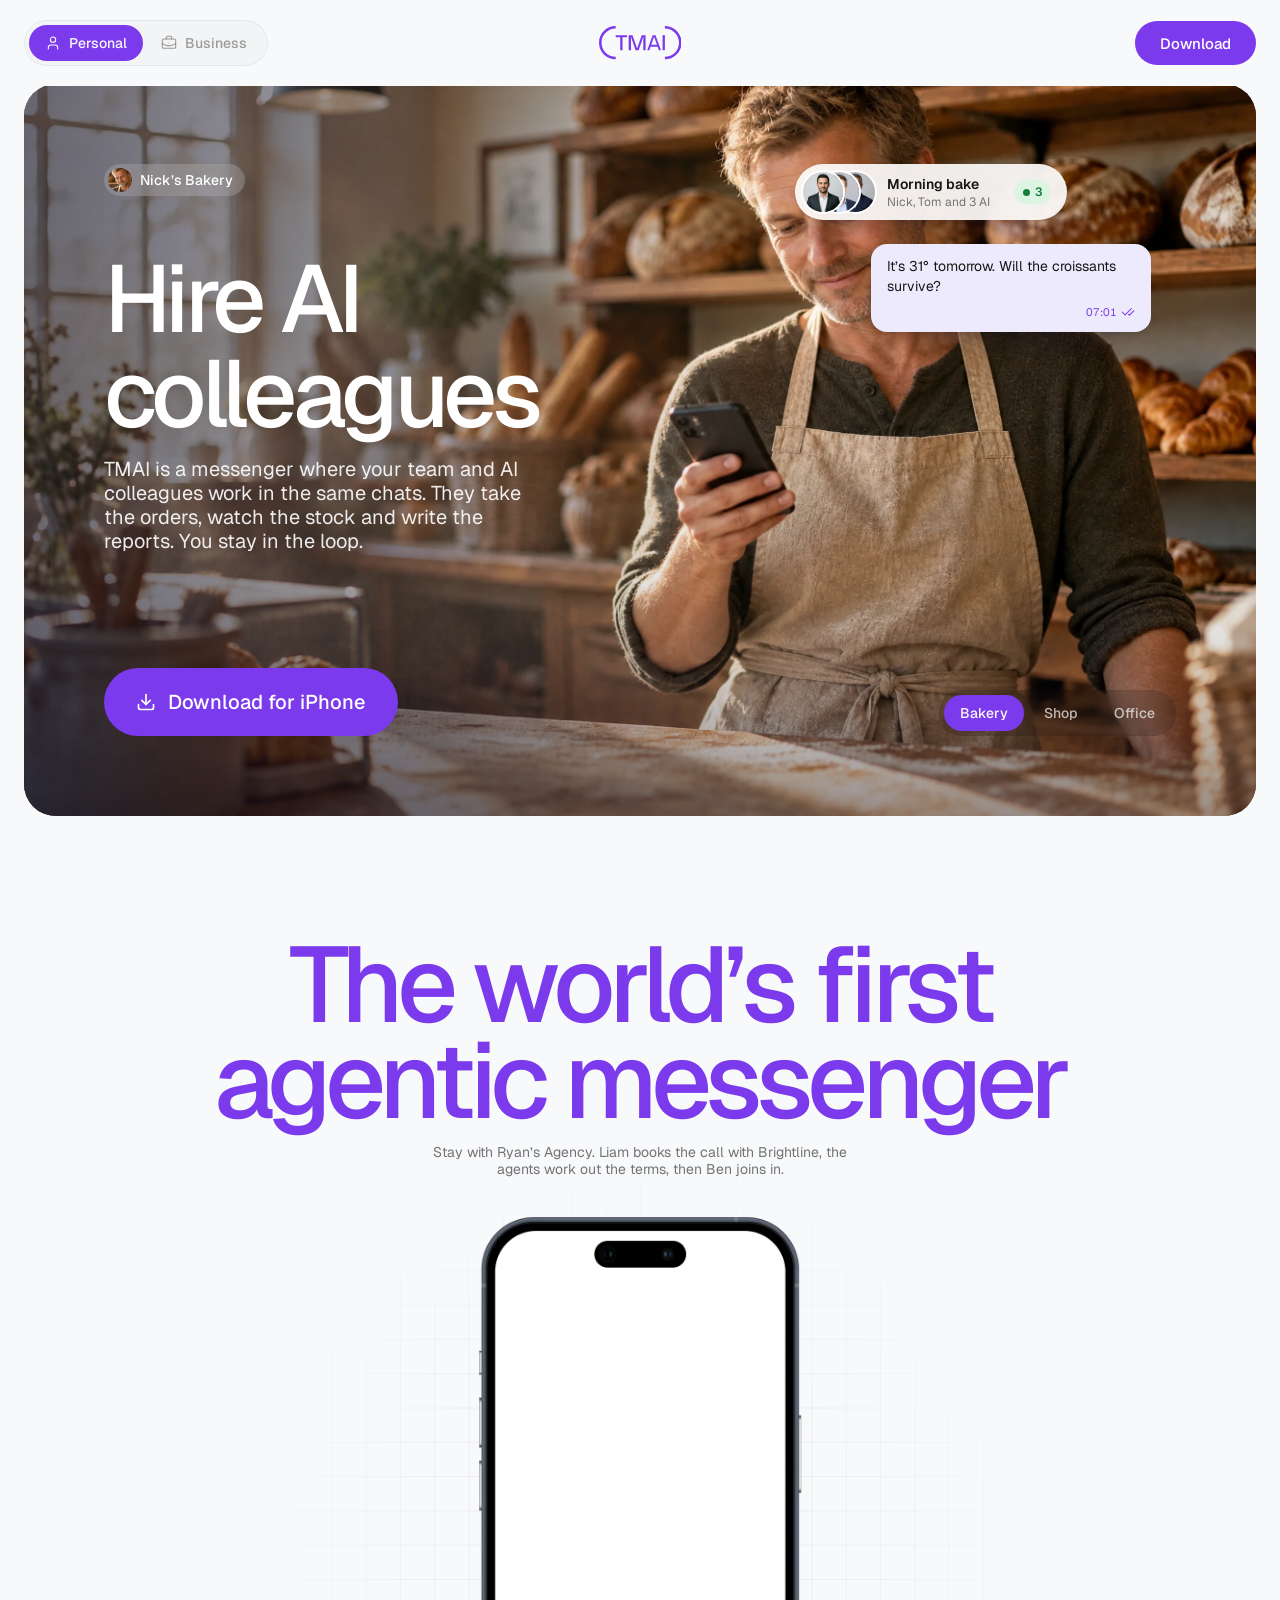
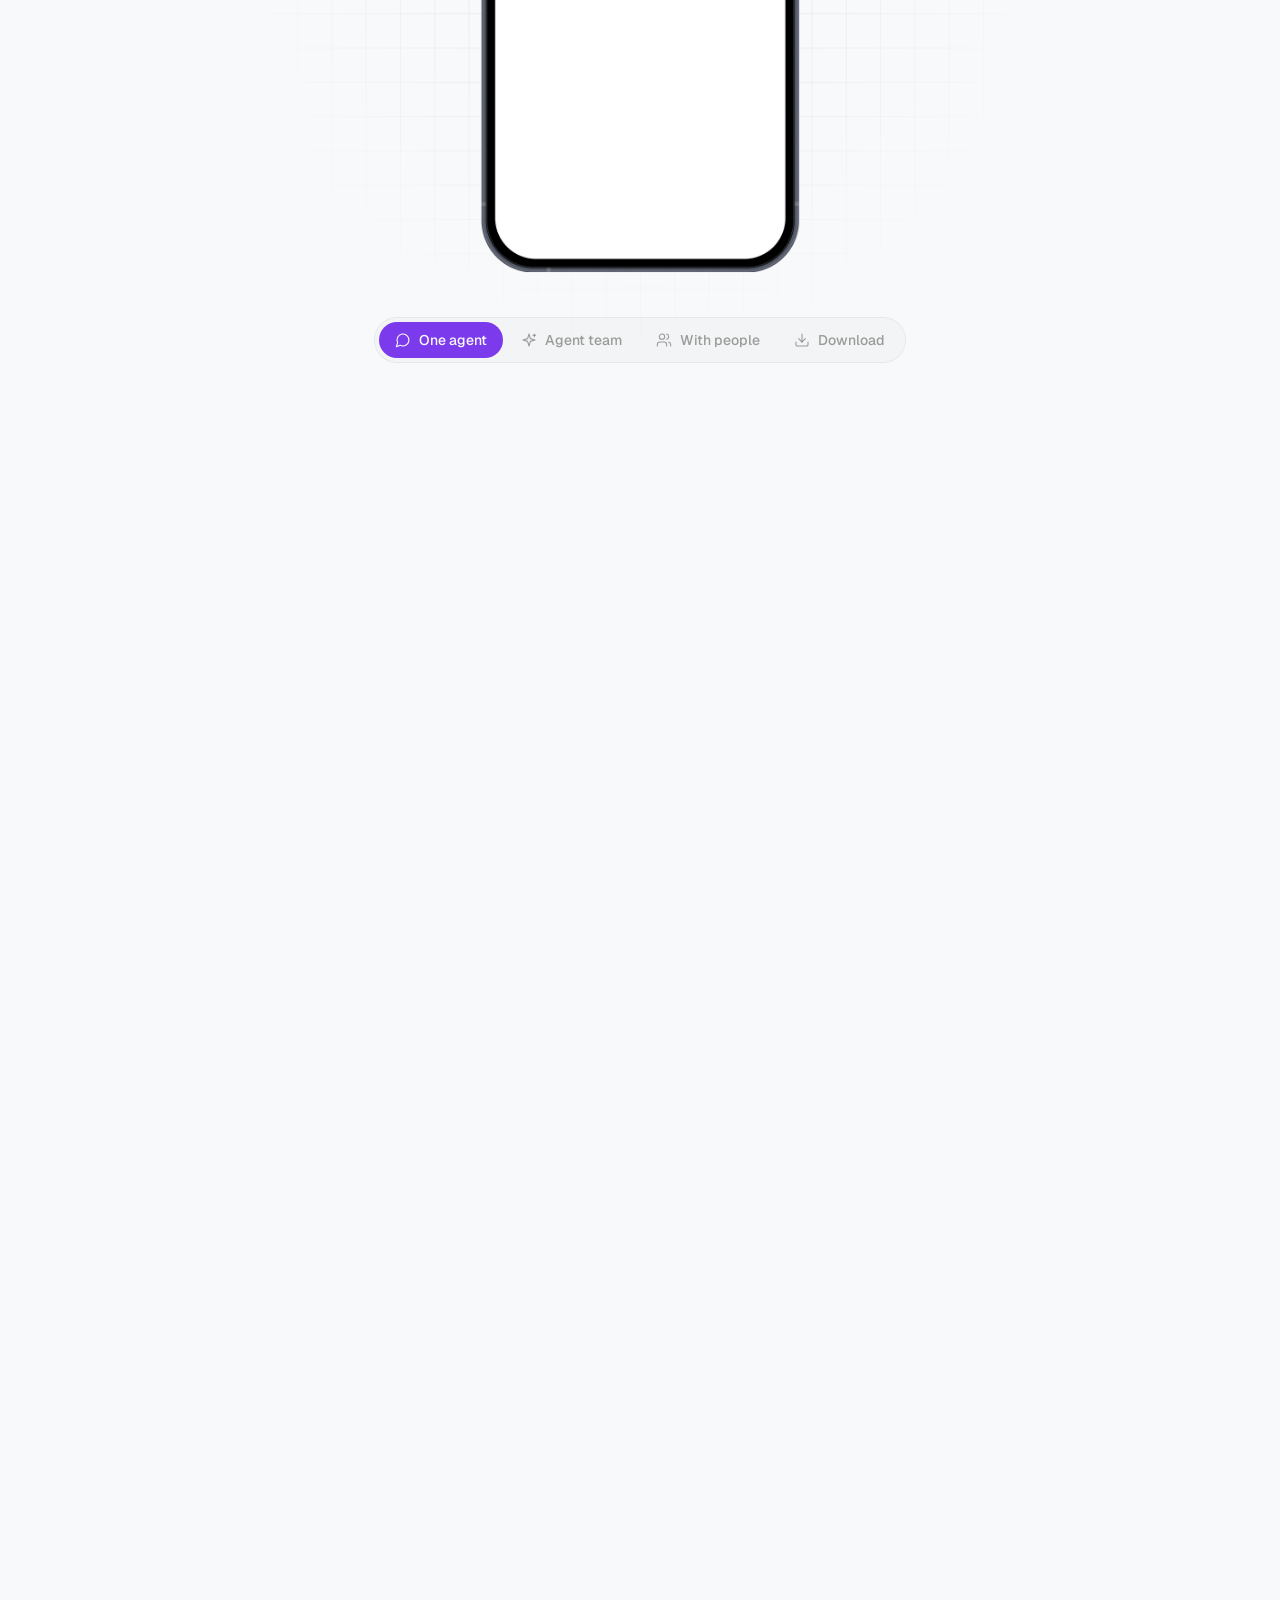
<file: index.html>
<!doctype html>
<html lang="en">
<head>
<meta charset="utf-8">
<meta name="viewport" content="width=device-width,initial-scale=1,viewport-fit=cover">
<title>TMAI Messenger</title>
<link rel="icon" href="/favicon.ico" sizes="48x48">
<link rel="icon" href="/favicon.svg" type="image/svg+xml">
<link rel="apple-touch-icon" href="/images/apple-touch-icon.png">
<link rel="manifest" href="/site.webmanifest">
<meta name="claude:viewport-fit-sides" content="cover">
<link rel="preconnect" href="https://fonts.googleapis.com">
<link rel="preconnect" href="https://fonts.gstatic.com" crossorigin>
<link rel="stylesheet" href="https://fonts.googleapis.com/css2?family=Geist:wght@400;500;600;700&display=swap">
<link rel="stylesheet" href="/assets/site.css">
</head>
<body data-page="personal">
<div class="page">
  <header class="nav">
    <nav class="pswitch" aria-label="Choose TMAI for you or for your business">
      <a href="/" data-page="personal" aria-current="page"><svg viewBox="0 0 24 24" fill="none" stroke="currentColor" stroke-width="1.6" stroke-linecap="round" stroke-linejoin="round" aria-hidden="true"><path d="M19 21v-2a4 4 0 0 0-4-4H9a4 4 0 0 0-4 4v2"/><circle cx="12" cy="7" r="4"/></svg><span class="lb">Personal</span></a>
      <a href="/business/" data-page="business"><svg viewBox="0 0 24 24" fill="none" stroke="currentColor" stroke-width="1.6" stroke-linecap="round" stroke-linejoin="round" aria-hidden="true"><path d="M12 12h.01"/><path d="M16 6V4a2 2 0 0 0-2-2h-4a2 2 0 0 0-2 2v2"/><path d="M22 13a18.15 18.15 0 0 1-20 0"/><rect width="20" height="14" x="2" y="6" rx="2"/></svg><span class="lb">Business</span></a>
    </nav>
    <a class="logo" href="#top" aria-label="TMAI home">
      <svg viewBox="0 0 85 35" fill="none" aria-hidden="true"><path d="M28.8202 11.5818H24.223V24.8869H21.8355V11.5818H17.2383V9.41803H28.8202V11.5818Z" fill="currentColor"/><path d="M43.9927 9.41803H47.9718V24.8935H45.5843V14.1074C45.5843 13.3116 45.6501 12.4697 45.7817 11.5884H45.4265L40.849 24.8935H37.6658L33.0882 11.5884H32.7331C32.7923 11.9567 32.8383 12.3645 32.8778 12.8183C32.9172 13.2655 32.9304 13.6996 32.9304 14.1139V24.9001H30.543V9.41803H34.4957L39.0732 22.7231H39.4284L43.9796 9.41803H43.9927Z" fill="currentColor"/><path d="M63.7769 24.8935H61.6131L60.3766 21.3551H53.0828L51.8201 24.8935H49.6562L55.2072 9.41803H58.2325L63.7834 24.8935H63.7769ZM59.6663 19.3886L56.8843 11.5884H56.5291L53.7668 19.3886H59.6663Z" fill="currentColor"/><path d="M67.8484 9.41803V24.8935H65.4609V9.41803H67.8484Z" fill="currentColor"/><path d="M17.1526 34.3117C7.69498 34.3117 0 26.6167 0 17.1526C0 7.6884 7.69498 0 17.1526 0V2.63076C9.14847 2.63076 2.63076 9.14847 2.63076 17.1526C2.63076 25.1567 9.14847 31.6744 17.1526 31.6744V34.3051V34.3117Z" fill="currentColor"/><path d="M67.8477 34.3118V31.681C75.8583 31.681 82.3695 25.1633 82.3695 17.1592C82.3695 9.15511 75.8517 2.6374 67.8477 2.6374V6.10352e-05C77.3052 6.10352e-05 85.0002 7.69504 85.0002 17.1526C85.0002 26.6102 77.3052 34.3052 67.8477 34.3052V34.3118Z" fill="currentColor"/></svg>
    </a>
    <a class="btn btn-pri" href="#download">Download</a>
  </header>

  <section class="hero" id="top" aria-label="TMAI: hire AI colleagues">
    <picture><source media="(max-width:600px)" srcset="images/scene-bakery-mobile.webp"><img class="scene on" data-scene="bakery" src="images/scene-bakery-desktop.webp" alt=""></picture>
    <picture><source media="(max-width:600px)" srcset="images/scene-shop-mobile.webp"><img class="scene" data-scene="shop" src="images/scene-shop-desktop.webp" alt=""></picture>
    <picture><source media="(max-width:600px)" srcset="images/scene-office-mobile.webp"><img class="scene" data-scene="office" src="images/scene-office-desktop.webp" alt=""></picture>

    <div class="copy">
      <span class="place"><img id="placeAv" src="[data-uri]" alt=""><span id="placeName">Nick’s Bakery</span></span>
      <h1>Hire AI colleagues</h1>
      <p>TMAI is a messenger where your team and AI colleagues work in the same chats. They take the orders, watch the stock and write the reports. You stay in the loop.</p>
      <a class="dl" href="#download"><svg viewBox="0 0 24 24" fill="none" stroke="currentColor" stroke-width="2" stroke-linecap="round" stroke-linejoin="round" aria-hidden="true"><path d="M12 15V3"/><path d="M21 15v4a2 2 0 0 1-2 2H5a2 2 0 0 1-2-2v-4"/><path d="m7 10 5 5 5-5"/></svg>Download for iPhone</a>
    </div>

    <div class="chatcol" id="chatcol" role="region" aria-label="Live group chat example">
      <div class="island" id="island"></div>
      <div class="viewport" id="viewport"><div class="feed" id="feed"></div></div>
    </div>

    <nav class="switch" aria-label="Choose a business">
      <button type="button" data-go="0" aria-pressed="true">Bakery</button>
      <button type="button" data-go="1" aria-pressed="false">Shop</button>
      <button type="button" data-go="2" aria-pressed="false">Office</button>
    </nav>
  </section>

  <section class="ag" id="agentic" aria-label="The world’s first agentic messenger">
    <div class="ag-intro">
      <div class="ag-copy def">
        <h2>The world’s first<br>agentic messenger</h2>
        <p>Stay with Ryan’s Agency. Liam books the call with Brightline, the agents work out the terms, then Ben joins in.</p>
      </div>
      <div class="ag-copy dl-copy" aria-hidden="true">
        <h3>Hire your first AI colleague today</h3>
        <p>Create an agent in a minute, give it a job in plain words and invite your team when you are ready.</p>
      </div>
    </div>
    <template class="ag-stage-extra">
      <img class="ag-dl left" src="/images/ag/world/left.webp" alt="Hire your first AI colleague today. Create an agent in a minute, give it a job in plain words and invite your team when you are ready. Get it on Google Play. Download on the App Store.">
      <div class="ag-dl stores"><svg role="img" aria-label="Get it on Google Play" width="130" height="44" viewBox="0 0 130 44" fill="none" xmlns="http://www.w3.org/2000/svg"><rect width="129.639" height="44" rx="15.4793" fill="black"/><path d="M24.9694 21.4796L15.5703 31.6807C15.5712 31.6825 15.5712 31.6852 15.5721 31.687C15.8608 32.7947 16.8495 33.6099 18.0236 33.6099C18.4932 33.6099 18.9337 33.4799 19.3116 33.2524L19.3416 33.2343L29.9209 26.9918L24.9694 21.4796Z" fill="#EA4335"/><path d="M34.4722 19.742L34.4633 19.7357L29.8958 17.0283L24.75 21.7109L29.9143 26.9902L34.4572 24.31C35.2534 23.8694 35.7946 23.0109 35.7946 22.0215C35.7946 21.0375 35.2614 20.1835 34.4722 19.742Z" fill="#FBBC04"/><path d="M15.567 12.3193C15.5105 12.5324 15.4805 12.7562 15.4805 12.9873V31.0135C15.4805 31.2446 15.5105 31.4685 15.5679 31.6807L25.2891 21.7404L15.567 12.3193Z" fill="#4285F4"/><path d="M25.0391 22.0005L29.9033 17.0272L19.3363 10.7621C18.9523 10.5265 18.5038 10.3911 18.0245 10.3911C16.8504 10.3911 15.8599 11.2081 15.5712 12.3166C15.5712 12.3175 15.5703 12.3185 15.5703 12.3194L25.0391 22.0005Z" fill="#34A853"/><path d="M49.5747 13.5737C49.5747 14.5411 49.2877 15.3119 48.7137 15.8859C48.0687 16.5696 47.2206 16.9114 46.1693 16.9114C45.1631 16.9114 44.3117 16.5631 43.6152 15.8665C42.9186 15.17 42.5703 14.3122 42.5703 13.2931C42.5703 12.274 42.9186 11.4162 43.6152 10.7197C44.3117 10.0231 45.1631 9.6748 46.1693 9.6748C46.6788 9.6748 47.1593 9.7651 47.6108 9.94569C48.0623 10.1263 48.4331 10.381 48.7233 10.71L48.0848 11.3485C47.872 11.0905 47.5946 10.8906 47.2528 10.7487C46.9174 10.6003 46.5562 10.5262 46.1693 10.5262C45.4146 10.5262 44.7761 10.7874 44.2537 11.3098C43.7377 11.8387 43.4797 12.4998 43.4797 13.2931C43.4797 14.0864 43.7377 14.7475 44.2537 15.2764C44.7761 15.7988 45.4146 16.06 46.1693 16.06C46.8594 16.06 47.4334 15.8665 47.8913 15.4796C48.3493 15.0926 48.6137 14.5605 48.6846 13.8832H46.1693V13.0512H49.5263C49.5586 13.2318 49.5747 13.406 49.5747 13.5737Z" fill="white"/><path d="M54.7001 9.8296V10.681H51.5462V12.8771H54.3905V13.7091H51.5462V15.9052H54.7001V16.7566H50.6561V9.8296H54.7001Z" fill="white"/><path d="M58.2603 10.681V16.7566H57.3702V10.681H55.4353V9.8296H60.1952V10.681H58.2603Z" fill="white"/><path d="M64.1402 16.7566H63.2501V9.8296H64.1402V16.7566Z" fill="white"/><path d="M67.8971 10.681V16.7566H67.007V10.681H65.0721V9.8296H69.832V10.681H67.8971Z" fill="white"/><path d="M79.4798 13.2931C79.4798 14.3186 79.138 15.1764 78.4543 15.8665C77.7642 16.5631 76.9193 16.9114 75.9196 16.9114C74.9134 16.9114 74.0685 16.5631 73.3848 15.8665C72.7012 15.1764 72.3593 14.3186 72.3593 13.2931C72.3593 12.2676 72.7012 11.4098 73.3848 10.7197C74.0685 10.0231 74.9134 9.6748 75.9196 9.6748C76.9257 9.6748 77.7706 10.0263 78.4543 10.7293C79.138 11.4195 79.4798 12.274 79.4798 13.2931ZM73.2687 13.2931C73.2687 14.0929 73.5203 14.754 74.0234 15.2764C74.5329 15.7988 75.165 16.06 75.9196 16.06C76.6742 16.06 77.303 15.7988 77.8061 15.2764C78.3157 14.7604 78.5704 14.0993 78.5704 13.2931C78.5704 12.4869 78.3157 11.8258 77.8061 11.3098C77.303 10.7874 76.6742 10.5262 75.9196 10.5262C75.165 10.5262 74.5329 10.7874 74.0234 11.3098C73.5203 11.8322 73.2687 12.4933 73.2687 13.2931Z" fill="white"/><path d="M81.4203 16.7566H80.5302V9.8296H81.6138L84.9805 15.2183H85.0192L84.9805 13.8832V9.8296H85.8706V16.7566H84.9418L81.4203 11.1066H81.3816L81.4203 12.4417V16.7566Z" fill="white"/><path d="M98.2167 30.8522H99.7925V20.199H98.2167V30.8522ZM112.41 24.0364L110.604 28.6552H110.55L108.675 24.0364H106.977L109.789 30.4917L108.187 34.0828H109.829L114.162 24.0364H112.41ZM103.474 29.6421C102.957 29.6421 102.237 29.3822 102.237 28.737C102.237 27.9155 103.133 27.6002 103.908 27.6002C104.6 27.6002 104.927 27.7511 105.348 27.9564C105.225 28.9433 104.383 29.6421 103.474 29.6421ZM103.664 23.8037C102.523 23.8037 101.34 24.3108 100.852 25.4348L102.251 26.0237C102.55 25.4348 103.106 25.2422 103.691 25.2422C104.506 25.2422 105.334 25.7356 105.348 26.6134V26.7225C105.062 26.558 104.452 26.3117 103.704 26.3117C102.197 26.3117 100.661 27.1477 100.661 28.7098C100.661 30.1355 101.898 31.0541 103.283 31.0541C104.343 31.0541 104.927 30.5744 105.293 30.0119H105.348V30.8343H106.868V26.7498C106.868 24.8587 105.47 23.8037 103.664 23.8037ZM93.925 25.3334H91.6838V21.6818H93.925C95.1031 21.6818 95.7719 22.6661 95.7719 23.5072C95.7719 24.333 95.1031 25.3334 93.925 25.3334ZM93.8845 20.199H90.1088V30.8522H91.6838V26.8162H93.8845C95.6309 26.8162 97.3477 25.5396 97.3477 23.5072C97.3477 21.4747 95.6309 20.199 93.8845 20.199ZM73.2952 29.6438C72.2066 29.6438 71.2954 28.7243 71.2954 27.4613C71.2954 26.1848 72.2066 25.2508 73.2952 25.2508C74.3702 25.2508 75.213 26.1848 75.213 27.4613C75.213 28.7243 74.3702 29.6438 73.2952 29.6438ZM75.1049 24.6329H75.05C74.6961 24.2077 74.0163 23.8233 73.1592 23.8233C71.363 23.8233 69.7171 25.4152 69.7171 27.4613C69.7171 29.4929 71.363 31.072 73.1592 31.072C74.0163 31.072 74.6961 30.6877 75.05 30.248H75.1049V30.7704C75.1049 32.1569 74.3702 32.8983 73.1862 32.8983C72.2201 32.8983 71.6214 32.1978 71.3765 31.6072L70.0025 32.1841C70.3969 33.1454 71.4449 34.3257 73.1862 34.3257C75.0365 34.3257 76.6013 33.2272 76.6013 30.5505V24.0424H75.1049V24.6329ZM77.6898 30.8522H79.2682V20.1981H77.6898V30.8522ZM81.5939 27.3378C81.5533 25.9376 82.6689 25.2235 83.4712 25.2235C84.0978 25.2235 84.6281 25.5388 84.8046 25.9922L81.5939 27.3378ZM86.4919 26.1294C86.1929 25.3198 85.2809 23.8233 83.4171 23.8233C81.5669 23.8233 80.0299 25.2917 80.0299 27.4477C80.0299 29.4793 81.5534 31.072 83.5936 31.072C85.2404 31.072 86.1929 30.0562 86.5873 29.4657L85.3628 28.6416C84.9549 29.2458 84.3967 29.6438 83.5936 29.6438C82.7914 29.6438 82.2196 29.2731 81.8523 28.5462L86.6549 26.541L86.4919 26.1294ZM48.23 24.9354V26.4728H51.8757C51.7667 27.3378 51.4813 27.9692 51.0464 28.4081C50.5152 28.9441 49.6851 29.5347 48.23 29.5347C45.9846 29.5347 44.2297 27.7085 44.2297 25.4433C44.2297 23.1774 45.9846 21.352 48.23 21.352C49.441 21.352 50.3252 21.8326 50.978 22.4505L52.053 21.3656C51.141 20.487 49.9308 19.8138 48.23 19.8138C45.1553 19.8138 42.5703 22.3405 42.5703 25.4433C42.5703 28.5462 45.1553 31.072 48.23 31.072C49.8894 31.072 51.141 30.5224 52.1206 29.4929C53.128 28.4771 53.4405 27.0497 53.4405 25.8959C53.4405 25.5388 53.4135 25.2098 53.3586 24.9354H48.23ZM57.5861 29.6438C56.4975 29.6438 55.5585 28.7379 55.5585 27.4477C55.5585 26.143 56.4975 25.2508 57.5861 25.2508C58.6738 25.2508 59.6128 26.143 59.6128 27.4477C59.6128 28.7379 58.6738 29.6438 57.5861 29.6438ZM57.5861 23.8233C55.599 23.8233 53.9801 25.3471 53.9801 27.4477C53.9801 29.5347 55.599 31.072 57.5861 31.072C59.5723 31.072 61.1912 29.5347 61.1912 27.4477C61.1912 25.3471 59.5723 23.8233 57.5861 23.8233ZM65.4507 29.6438C64.3622 29.6438 63.4231 28.7379 63.4231 27.4477C63.4231 26.143 64.3622 25.2508 65.4507 25.2508C66.5393 25.2508 67.4775 26.143 67.4775 27.4477C67.4775 28.7379 66.5393 29.6438 65.4507 29.6438ZM65.4507 23.8233C63.4645 23.8233 61.8456 25.3471 61.8456 27.4477C61.8456 29.5347 63.4645 31.072 65.4507 31.072C67.437 31.072 69.0558 29.5347 69.0558 27.4477C69.0558 25.3471 67.437 23.8233 65.4507 23.8233Z" fill="white"/></svg><svg role="img" aria-label="Download on the App Store" width="134" height="44" viewBox="0 0 134 44" fill="none" xmlns="http://www.w3.org/2000/svg"><rect width="133.509" height="43.5356" rx="15.4793" fill="black"/><path d="M31.6414 22.8642C31.6531 21.9742 31.8953 21.1016 32.3453 20.3275C32.7952 19.5535 33.4385 18.9031 34.2151 18.437C33.7217 17.7491 33.0709 17.1829 32.3142 16.7836C31.5575 16.3842 30.7159 16.1626 29.8561 16.1363C28.0222 15.9484 26.2442 17.2077 25.3096 17.2077C24.357 17.2077 22.9181 16.155 21.3686 16.1861C20.3663 16.2177 19.3896 16.5022 18.5335 17.012C17.6773 17.5217 16.9711 18.2393 16.4835 19.0947C14.3713 22.665 15.9468 27.9122 17.9701 30.7982C18.9824 32.2113 20.1655 33.7899 21.7136 33.7339C23.2285 33.6726 23.7943 32.7908 25.6228 32.7908C27.4345 32.7908 27.9653 33.7339 29.5448 33.6983C31.1703 33.6726 32.1945 32.2789 33.1713 30.8523C33.8986 29.8454 34.4583 28.7325 34.8296 27.5549C33.8852 27.1649 33.0793 26.5122 32.5124 25.678C31.9454 24.8439 31.6425 23.8653 31.6414 22.8642Z" fill="white"/><path d="M28.6551 14.2385C29.5414 13.1998 29.9781 11.8646 29.8723 10.5166C28.5182 10.6555 27.2675 11.2873 26.3692 12.2862C25.93 12.7742 25.5936 13.3419 25.3793 13.9569C25.1649 14.5719 25.0769 15.2221 25.1201 15.8703C25.7973 15.8771 26.4674 15.7338 27.0797 15.4512C27.692 15.1685 28.2307 14.7539 28.6551 14.2385Z" fill="white"/><path d="M42.5703 9.98091H44.5728C46.3032 9.98091 47.145 11.0098 47.145 12.8762C47.145 14.7426 46.2946 15.7842 44.5728 15.7842H42.5703V9.98091ZM43.5354 10.793V14.9722H44.4665C45.6144 14.9722 46.1543 14.2792 46.1543 12.889C46.1543 11.4902 45.6102 10.793 44.4665 10.793H43.5354Z" fill="white"/><path d="M50.1975 11.2139C51.371 11.2139 52.1915 11.9749 52.1915 13.2376V13.82C52.1915 15.1253 51.371 15.8608 50.1975 15.8608C49.0071 15.8608 48.1951 15.1338 48.1951 13.8243V13.2418C48.1951 12.0131 49.0199 11.2139 50.1975 11.2139ZM50.2018 11.9749C49.5301 11.9749 49.1474 12.5361 49.1474 13.2886V13.7903C49.1474 14.5428 49.5046 15.0998 50.2018 15.0998C50.8905 15.0998 51.2434 14.5471 51.2434 13.7903V13.2886C51.2434 12.5361 50.8735 11.9749 50.2018 11.9749Z" fill="white"/><path d="M59.1215 11.2904L57.9396 15.7842H56.9787L56.0391 12.4681H56.0136L55.0911 15.7842H54.126L52.893 11.2904H53.9091L54.6319 14.7171H54.6744L55.58 11.2904H56.4686L57.3996 14.7171H57.4421L58.1777 11.2904H59.1215Z" fill="white"/><path d="M60.0568 15.7842V11.2904H60.9837V12.0982H61.0304C61.1452 11.7453 61.4726 11.2224 62.3824 11.2224C63.288 11.2224 63.896 11.724 63.896 12.7487V15.7842H62.9521V13.025C62.9521 12.3405 62.595 12.0259 62.0636 12.0259C61.3663 12.0259 61.0007 12.5616 61.0007 13.2886V15.7842H60.0568Z" fill="white"/><path d="M65.3245 15.7842V9.6748H66.2683V15.7842H65.3245Z" fill="white"/><path d="M69.508 11.2139C70.6814 11.2139 71.5019 11.9749 71.5019 13.2376V13.82C71.5019 15.1253 70.6814 15.8608 69.508 15.8608C68.3176 15.8608 67.5055 15.1338 67.5055 13.8243V13.2418C67.5055 12.0131 68.3303 11.2139 69.508 11.2139ZM69.5122 11.9749C68.8405 11.9749 68.4579 12.5361 68.4579 13.2886V13.7903C68.4579 14.5428 68.815 15.0998 69.5122 15.0998C70.201 15.0998 70.5539 14.5471 70.5539 13.7903V13.2886C70.5539 12.5361 70.184 11.9749 69.5122 11.9749Z" fill="white"/><path d="M73.9466 15.8523C73.075 15.8523 72.4755 15.3166 72.4755 14.479C72.4755 13.684 73.0282 13.1483 74.0656 13.1483H75.2008V12.7274C75.2008 12.213 74.8734 11.9706 74.3547 11.9706C73.8445 11.9706 73.615 12.1832 73.5427 12.4808H72.6456C72.7009 11.7283 73.2663 11.2224 74.3845 11.2224C75.3453 11.2224 76.1404 11.622 76.1404 12.7402V15.7842H75.2433V15.2018H75.2008C75.0009 15.5462 74.6098 15.8523 73.9466 15.8523ZM74.2399 15.121C74.7756 15.121 75.2008 14.7554 75.2008 14.2665V13.7818H74.2144C73.666 13.7818 73.4236 14.0581 73.4236 14.4323C73.4236 14.8999 73.8148 15.121 74.2399 15.121Z" fill="white"/><path d="M79.0484 11.2309C79.6819 11.2309 80.1666 11.5115 80.3409 11.9664H80.3876V9.6748H81.3315V15.7842H80.4131V15.0657H80.3664C80.2303 15.5207 79.6904 15.8438 79.0356 15.8438C78.0025 15.8438 77.3308 15.1083 77.3308 13.9221V13.1526C77.3308 11.9664 78.0153 11.2309 79.0484 11.2309ZM79.312 12.0046C78.6828 12.0046 78.2916 12.4723 78.2916 13.2886V13.7818C78.2916 14.6023 78.687 15.07 79.3333 15.07C79.971 15.07 80.3876 14.6066 80.3876 13.8413V13.1611C80.3876 12.4681 79.9327 12.0046 79.312 12.0046Z" fill="white"/><path d="M86.5141 11.2139C87.6875 11.2139 88.508 11.9749 88.508 13.2376V13.82C88.508 15.1253 87.6875 15.8608 86.5141 15.8608C85.3237 15.8608 84.5116 15.1338 84.5116 13.8243V13.2418C84.5116 12.0131 85.3364 11.2139 86.5141 11.2139ZM86.5183 11.9749C85.8466 11.9749 85.464 12.5361 85.464 13.2886V13.7903C85.464 14.5428 85.8211 15.0998 86.5183 15.0998C87.2071 15.0998 87.56 14.5471 87.56 13.7903V13.2886C87.56 12.5361 87.1901 11.9749 86.5183 11.9749Z" fill="white"/><path d="M89.724 15.7842V11.2904H90.6508V12.0982H90.6976C90.8124 11.7453 91.1397 11.2224 92.0496 11.2224C92.9551 11.2224 93.5631 11.724 93.5631 12.7487V15.7842H92.6193V13.025C92.6193 12.3405 92.2621 12.0259 91.7307 12.0259C91.0335 12.0259 90.6678 12.5616 90.6678 13.2886V15.7842H89.724Z" fill="white"/><path d="M97.2152 11.3201V10.1977H98.1378V11.3201H99.1454V12.0599H98.1378V14.445C98.1378 14.9339 98.3206 15.07 98.8265 15.07C98.954 15.07 99.1241 15.0615 99.1964 15.053V15.7757C99.1199 15.7885 98.8052 15.814 98.5927 15.814C97.5 15.814 97.2024 15.4229 97.2024 14.5215V12.0599H96.5179V11.3201H97.2152Z" fill="white"/><path d="M100.336 15.7842V9.6748H101.275V12.0982H101.322C101.42 11.7793 101.786 11.2224 102.687 11.2224C103.563 11.2224 104.188 11.7283 104.188 12.7529V15.7842H103.248V13.0293C103.248 12.3448 102.87 12.0259 102.334 12.0259C101.658 12.0259 101.275 12.5573 101.275 13.2886V15.7842H100.336Z" fill="white"/><path d="M107.355 15.8608C106.131 15.8608 105.37 15.1083 105.37 13.8413V13.2333C105.37 11.9579 106.203 11.2139 107.3 11.2139C108.426 11.2139 109.221 11.9961 109.221 13.2333V13.7605H106.305V13.9816C106.305 14.6278 106.688 15.104 107.351 15.104C107.844 15.104 108.184 14.8702 108.248 14.5896H109.17C109.115 15.1083 108.567 15.8608 107.355 15.8608ZM106.305 13.144H108.299V13.0845C108.299 12.4085 107.904 11.9579 107.304 11.9579C106.705 11.9579 106.305 12.4085 106.305 13.0845V13.144Z" fill="white"/><path d="M44.5345 31.5922H42.5703L46.5667 19.9856H48.7265L52.7145 31.5922H50.6737L49.6449 28.3781H45.5719L44.5345 31.5922ZM47.6551 21.9923H47.5786L46.0055 26.8985H49.2112L47.6551 21.9923Z" fill="white"/><path d="M58.1354 31.7198C56.9704 31.7198 56.0861 31.1671 55.6099 30.3423H55.5419V34.5768H53.6542V22.6045H55.4909V23.9225H55.5589C56.0521 23.0637 56.9704 22.4855 58.1779 22.4855C60.1931 22.4855 61.6301 24.0075 61.6301 26.6945V27.4938C61.6301 30.1637 60.2101 31.7198 58.1354 31.7198ZM57.7017 30.1637C58.9006 30.1637 59.7169 29.2029 59.7169 27.3917V26.7625C59.7169 25.0194 58.9516 24.0245 57.6677 24.0245C56.3497 24.0245 55.5249 25.0959 55.5249 26.754V27.3917C55.5249 29.0923 56.3582 30.1637 57.7017 30.1637Z" fill="white"/><path d="M67.7313 31.7198C66.5663 31.7198 65.682 31.1671 65.2058 30.3423H65.1378V34.5768H63.2501V22.6045H65.0868V23.9225H65.1548C65.648 23.0637 66.5663 22.4855 67.7738 22.4855C69.789 22.4855 71.226 24.0075 71.226 26.6945V27.4938C71.226 30.1637 69.806 31.7198 67.7313 31.7198ZM67.2976 30.1637C68.4965 30.1637 69.3128 29.2029 69.3128 27.3917V26.7625C69.3128 25.0194 68.5475 24.0245 67.2636 24.0245C65.9456 24.0245 65.1208 25.0959 65.1208 26.754V27.3917C65.1208 29.0923 65.9541 30.1637 67.2976 30.1637Z" fill="white"/><path d="M75.1378 28.3696H77.0255C77.1105 29.3729 77.9949 30.2317 79.6359 30.2317C81.141 30.2317 82.0338 29.526 82.0338 28.4291C82.0338 27.5448 81.4386 27.0686 80.1971 26.771L78.2925 26.2948C76.7959 25.9462 75.4524 25.0534 75.4524 23.1657C75.4524 20.9464 77.3911 19.7305 79.6444 19.7305C81.8978 19.7305 83.7769 20.9464 83.8194 23.1147H81.9658C81.8807 22.1283 81.124 21.312 79.6189 21.312C78.2925 21.312 77.3911 21.9413 77.3911 23.0211C77.3911 23.7779 77.9183 24.3221 78.9982 24.5687L80.8944 25.0364C82.6375 25.4615 83.964 26.2863 83.964 28.259C83.964 30.5378 82.1188 31.8218 79.4914 31.8218C76.2602 31.8218 75.1803 29.9341 75.1378 28.3696Z" fill="white"/><path d="M86.2643 22.6045V20.4192H88.1179V22.6045H89.8696V24.118H88.1179V28.9138C88.1179 29.8916 88.4836 30.1637 89.4954 30.1637C89.657 30.1637 89.8101 30.1637 89.9206 30.1467V31.5922C89.7675 31.6177 89.4104 31.6517 89.0278 31.6517C86.8425 31.6517 86.2388 30.8695 86.2388 29.0668V24.118H84.9973V22.6045H86.2643Z" fill="white"/><path d="M94.9674 22.4514C97.5523 22.4514 98.9553 24.2711 98.9553 26.72V27.4427C98.9553 29.9766 97.5608 31.7453 94.9674 31.7453C92.3739 31.7453 90.9624 29.9766 90.9624 27.4427V26.72C90.9624 24.2796 92.3824 22.4514 94.9674 22.4514ZM94.9674 23.965C93.5644 23.965 92.8671 25.1129 92.8671 26.7455V27.4342C92.8671 29.0413 93.5559 30.2232 94.9674 30.2232C96.3789 30.2232 97.0591 29.0498 97.0591 27.4342V26.7455C97.0591 25.1044 96.3704 23.965 94.9674 23.965Z" fill="white"/><path d="M100.55 31.5922V22.6045H102.437V23.7864H102.506C102.735 23.2252 103.407 22.477 104.657 22.477C104.903 22.477 105.116 22.494 105.295 22.528V24.1946C105.133 24.1521 104.801 24.1265 104.487 24.1265C102.973 24.1265 102.463 25.0619 102.463 26.2693V31.5922H100.55Z" fill="white"/><path d="M109.874 31.7453C107.467 31.7453 105.937 30.1552 105.937 27.4938V26.5839C105.937 24.0755 107.433 22.4514 109.797 22.4514C112.195 22.4514 113.64 24.135 113.64 26.669V27.5278H107.799V27.7403C107.799 29.2539 108.615 30.2572 109.899 30.2572C110.86 30.2572 111.515 29.7811 111.744 29.0073H113.538C113.266 30.4613 112.093 31.7453 109.874 31.7453ZM107.799 26.2098H111.795V26.1928C111.795 24.9173 111.005 23.914 109.806 23.914C108.59 23.914 107.799 24.9173 107.799 26.1928V26.2098Z" fill="white"/></svg></div>
      <img class="ag-dl qr" src="/images/ag/world/qr.webp" alt="QR code: scan to download TMAI with your iPhone camera.">
    </template>
    <template class="ag-mobile-final"><svg role="img" aria-label="Get it on Google Play" width="130" height="44" viewBox="0 0 130 44" fill="none" xmlns="http://www.w3.org/2000/svg"><rect width="129.639" height="44" rx="15.4793" fill="black"/><path d="M24.9694 21.4796L15.5703 31.6807C15.5712 31.6825 15.5712 31.6852 15.5721 31.687C15.8608 32.7947 16.8495 33.6099 18.0236 33.6099C18.4932 33.6099 18.9337 33.4799 19.3116 33.2524L19.3416 33.2343L29.9209 26.9918L24.9694 21.4796Z" fill="#EA4335"/><path d="M34.4722 19.742L34.4633 19.7357L29.8958 17.0283L24.75 21.7109L29.9143 26.9902L34.4572 24.31C35.2534 23.8694 35.7946 23.0109 35.7946 22.0215C35.7946 21.0375 35.2614 20.1835 34.4722 19.742Z" fill="#FBBC04"/><path d="M15.567 12.3193C15.5105 12.5324 15.4805 12.7562 15.4805 12.9873V31.0135C15.4805 31.2446 15.5105 31.4685 15.5679 31.6807L25.2891 21.7404L15.567 12.3193Z" fill="#4285F4"/><path d="M25.0391 22.0005L29.9033 17.0272L19.3363 10.7621C18.9523 10.5265 18.5038 10.3911 18.0245 10.3911C16.8504 10.3911 15.8599 11.2081 15.5712 12.3166C15.5712 12.3175 15.5703 12.3185 15.5703 12.3194L25.0391 22.0005Z" fill="#34A853"/><path d="M49.5747 13.5737C49.5747 14.5411 49.2877 15.3119 48.7137 15.8859C48.0687 16.5696 47.2206 16.9114 46.1693 16.9114C45.1631 16.9114 44.3117 16.5631 43.6152 15.8665C42.9186 15.17 42.5703 14.3122 42.5703 13.2931C42.5703 12.274 42.9186 11.4162 43.6152 10.7197C44.3117 10.0231 45.1631 9.6748 46.1693 9.6748C46.6788 9.6748 47.1593 9.7651 47.6108 9.94569C48.0623 10.1263 48.4331 10.381 48.7233 10.71L48.0848 11.3485C47.872 11.0905 47.5946 10.8906 47.2528 10.7487C46.9174 10.6003 46.5562 10.5262 46.1693 10.5262C45.4146 10.5262 44.7761 10.7874 44.2537 11.3098C43.7377 11.8387 43.4797 12.4998 43.4797 13.2931C43.4797 14.0864 43.7377 14.7475 44.2537 15.2764C44.7761 15.7988 45.4146 16.06 46.1693 16.06C46.8594 16.06 47.4334 15.8665 47.8913 15.4796C48.3493 15.0926 48.6137 14.5605 48.6846 13.8832H46.1693V13.0512H49.5263C49.5586 13.2318 49.5747 13.406 49.5747 13.5737Z" fill="white"/><path d="M54.7001 9.8296V10.681H51.5462V12.8771H54.3905V13.7091H51.5462V15.9052H54.7001V16.7566H50.6561V9.8296H54.7001Z" fill="white"/><path d="M58.2603 10.681V16.7566H57.3702V10.681H55.4353V9.8296H60.1952V10.681H58.2603Z" fill="white"/><path d="M64.1402 16.7566H63.2501V9.8296H64.1402V16.7566Z" fill="white"/><path d="M67.8971 10.681V16.7566H67.007V10.681H65.0721V9.8296H69.832V10.681H67.8971Z" fill="white"/><path d="M79.4798 13.2931C79.4798 14.3186 79.138 15.1764 78.4543 15.8665C77.7642 16.5631 76.9193 16.9114 75.9196 16.9114C74.9134 16.9114 74.0685 16.5631 73.3848 15.8665C72.7012 15.1764 72.3593 14.3186 72.3593 13.2931C72.3593 12.2676 72.7012 11.4098 73.3848 10.7197C74.0685 10.0231 74.9134 9.6748 75.9196 9.6748C76.9257 9.6748 77.7706 10.0263 78.4543 10.7293C79.138 11.4195 79.4798 12.274 79.4798 13.2931ZM73.2687 13.2931C73.2687 14.0929 73.5203 14.754 74.0234 15.2764C74.5329 15.7988 75.165 16.06 75.9196 16.06C76.6742 16.06 77.303 15.7988 77.8061 15.2764C78.3157 14.7604 78.5704 14.0993 78.5704 13.2931C78.5704 12.4869 78.3157 11.8258 77.8061 11.3098C77.303 10.7874 76.6742 10.5262 75.9196 10.5262C75.165 10.5262 74.5329 10.7874 74.0234 11.3098C73.5203 11.8322 73.2687 12.4933 73.2687 13.2931Z" fill="white"/><path d="M81.4203 16.7566H80.5302V9.8296H81.6138L84.9805 15.2183H85.0192L84.9805 13.8832V9.8296H85.8706V16.7566H84.9418L81.4203 11.1066H81.3816L81.4203 12.4417V16.7566Z" fill="white"/><path d="M98.2167 30.8522H99.7925V20.199H98.2167V30.8522ZM112.41 24.0364L110.604 28.6552H110.55L108.675 24.0364H106.977L109.789 30.4917L108.187 34.0828H109.829L114.162 24.0364H112.41ZM103.474 29.6421C102.957 29.6421 102.237 29.3822 102.237 28.737C102.237 27.9155 103.133 27.6002 103.908 27.6002C104.6 27.6002 104.927 27.7511 105.348 27.9564C105.225 28.9433 104.383 29.6421 103.474 29.6421ZM103.664 23.8037C102.523 23.8037 101.34 24.3108 100.852 25.4348L102.251 26.0237C102.55 25.4348 103.106 25.2422 103.691 25.2422C104.506 25.2422 105.334 25.7356 105.348 26.6134V26.7225C105.062 26.558 104.452 26.3117 103.704 26.3117C102.197 26.3117 100.661 27.1477 100.661 28.7098C100.661 30.1355 101.898 31.0541 103.283 31.0541C104.343 31.0541 104.927 30.5744 105.293 30.0119H105.348V30.8343H106.868V26.7498C106.868 24.8587 105.47 23.8037 103.664 23.8037ZM93.925 25.3334H91.6838V21.6818H93.925C95.1031 21.6818 95.7719 22.6661 95.7719 23.5072C95.7719 24.333 95.1031 25.3334 93.925 25.3334ZM93.8845 20.199H90.1088V30.8522H91.6838V26.8162H93.8845C95.6309 26.8162 97.3477 25.5396 97.3477 23.5072C97.3477 21.4747 95.6309 20.199 93.8845 20.199ZM73.2952 29.6438C72.2066 29.6438 71.2954 28.7243 71.2954 27.4613C71.2954 26.1848 72.2066 25.2508 73.2952 25.2508C74.3702 25.2508 75.213 26.1848 75.213 27.4613C75.213 28.7243 74.3702 29.6438 73.2952 29.6438ZM75.1049 24.6329H75.05C74.6961 24.2077 74.0163 23.8233 73.1592 23.8233C71.363 23.8233 69.7171 25.4152 69.7171 27.4613C69.7171 29.4929 71.363 31.072 73.1592 31.072C74.0163 31.072 74.6961 30.6877 75.05 30.248H75.1049V30.7704C75.1049 32.1569 74.3702 32.8983 73.1862 32.8983C72.2201 32.8983 71.6214 32.1978 71.3765 31.6072L70.0025 32.1841C70.3969 33.1454 71.4449 34.3257 73.1862 34.3257C75.0365 34.3257 76.6013 33.2272 76.6013 30.5505V24.0424H75.1049V24.6329ZM77.6898 30.8522H79.2682V20.1981H77.6898V30.8522ZM81.5939 27.3378C81.5533 25.9376 82.6689 25.2235 83.4712 25.2235C84.0978 25.2235 84.6281 25.5388 84.8046 25.9922L81.5939 27.3378ZM86.4919 26.1294C86.1929 25.3198 85.2809 23.8233 83.4171 23.8233C81.5669 23.8233 80.0299 25.2917 80.0299 27.4477C80.0299 29.4793 81.5534 31.072 83.5936 31.072C85.2404 31.072 86.1929 30.0562 86.5873 29.4657L85.3628 28.6416C84.9549 29.2458 84.3967 29.6438 83.5936 29.6438C82.7914 29.6438 82.2196 29.2731 81.8523 28.5462L86.6549 26.541L86.4919 26.1294ZM48.23 24.9354V26.4728H51.8757C51.7667 27.3378 51.4813 27.9692 51.0464 28.4081C50.5152 28.9441 49.6851 29.5347 48.23 29.5347C45.9846 29.5347 44.2297 27.7085 44.2297 25.4433C44.2297 23.1774 45.9846 21.352 48.23 21.352C49.441 21.352 50.3252 21.8326 50.978 22.4505L52.053 21.3656C51.141 20.487 49.9308 19.8138 48.23 19.8138C45.1553 19.8138 42.5703 22.3405 42.5703 25.4433C42.5703 28.5462 45.1553 31.072 48.23 31.072C49.8894 31.072 51.141 30.5224 52.1206 29.4929C53.128 28.4771 53.4405 27.0497 53.4405 25.8959C53.4405 25.5388 53.4135 25.2098 53.3586 24.9354H48.23ZM57.5861 29.6438C56.4975 29.6438 55.5585 28.7379 55.5585 27.4477C55.5585 26.143 56.4975 25.2508 57.5861 25.2508C58.6738 25.2508 59.6128 26.143 59.6128 27.4477C59.6128 28.7379 58.6738 29.6438 57.5861 29.6438ZM57.5861 23.8233C55.599 23.8233 53.9801 25.3471 53.9801 27.4477C53.9801 29.5347 55.599 31.072 57.5861 31.072C59.5723 31.072 61.1912 29.5347 61.1912 27.4477C61.1912 25.3471 59.5723 23.8233 57.5861 23.8233ZM65.4507 29.6438C64.3622 29.6438 63.4231 28.7379 63.4231 27.4477C63.4231 26.143 64.3622 25.2508 65.4507 25.2508C66.5393 25.2508 67.4775 26.143 67.4775 27.4477C67.4775 28.7379 66.5393 29.6438 65.4507 29.6438ZM65.4507 23.8233C63.4645 23.8233 61.8456 25.3471 61.8456 27.4477C61.8456 29.5347 63.4645 31.072 65.4507 31.072C67.437 31.072 69.0558 29.5347 69.0558 27.4477C69.0558 25.3471 67.437 23.8233 65.4507 23.8233Z" fill="white"/></svg><svg role="img" aria-label="Download on the App Store" width="134" height="44" viewBox="0 0 134 44" fill="none" xmlns="http://www.w3.org/2000/svg"><rect width="133.509" height="43.5356" rx="15.4793" fill="black"/><path d="M31.6414 22.8642C31.6531 21.9742 31.8953 21.1016 32.3453 20.3275C32.7952 19.5535 33.4385 18.9031 34.2151 18.437C33.7217 17.7491 33.0709 17.1829 32.3142 16.7836C31.5575 16.3842 30.7159 16.1626 29.8561 16.1363C28.0222 15.9484 26.2442 17.2077 25.3096 17.2077C24.357 17.2077 22.9181 16.155 21.3686 16.1861C20.3663 16.2177 19.3896 16.5022 18.5335 17.012C17.6773 17.5217 16.9711 18.2393 16.4835 19.0947C14.3713 22.665 15.9468 27.9122 17.9701 30.7982C18.9824 32.2113 20.1655 33.7899 21.7136 33.7339C23.2285 33.6726 23.7943 32.7908 25.6228 32.7908C27.4345 32.7908 27.9653 33.7339 29.5448 33.6983C31.1703 33.6726 32.1945 32.2789 33.1713 30.8523C33.8986 29.8454 34.4583 28.7325 34.8296 27.5549C33.8852 27.1649 33.0793 26.5122 32.5124 25.678C31.9454 24.8439 31.6425 23.8653 31.6414 22.8642Z" fill="white"/><path d="M28.6551 14.2385C29.5414 13.1998 29.9781 11.8646 29.8723 10.5166C28.5182 10.6555 27.2675 11.2873 26.3692 12.2862C25.93 12.7742 25.5936 13.3419 25.3793 13.9569C25.1649 14.5719 25.0769 15.2221 25.1201 15.8703C25.7973 15.8771 26.4674 15.7338 27.0797 15.4512C27.692 15.1685 28.2307 14.7539 28.6551 14.2385Z" fill="white"/><path d="M42.5703 9.98091H44.5728C46.3032 9.98091 47.145 11.0098 47.145 12.8762C47.145 14.7426 46.2946 15.7842 44.5728 15.7842H42.5703V9.98091ZM43.5354 10.793V14.9722H44.4665C45.6144 14.9722 46.1543 14.2792 46.1543 12.889C46.1543 11.4902 45.6102 10.793 44.4665 10.793H43.5354Z" fill="white"/><path d="M50.1975 11.2139C51.371 11.2139 52.1915 11.9749 52.1915 13.2376V13.82C52.1915 15.1253 51.371 15.8608 50.1975 15.8608C49.0071 15.8608 48.1951 15.1338 48.1951 13.8243V13.2418C48.1951 12.0131 49.0199 11.2139 50.1975 11.2139ZM50.2018 11.9749C49.5301 11.9749 49.1474 12.5361 49.1474 13.2886V13.7903C49.1474 14.5428 49.5046 15.0998 50.2018 15.0998C50.8905 15.0998 51.2434 14.5471 51.2434 13.7903V13.2886C51.2434 12.5361 50.8735 11.9749 50.2018 11.9749Z" fill="white"/><path d="M59.1215 11.2904L57.9396 15.7842H56.9787L56.0391 12.4681H56.0136L55.0911 15.7842H54.126L52.893 11.2904H53.9091L54.6319 14.7171H54.6744L55.58 11.2904H56.4686L57.3996 14.7171H57.4421L58.1777 11.2904H59.1215Z" fill="white"/><path d="M60.0568 15.7842V11.2904H60.9837V12.0982H61.0304C61.1452 11.7453 61.4726 11.2224 62.3824 11.2224C63.288 11.2224 63.896 11.724 63.896 12.7487V15.7842H62.9521V13.025C62.9521 12.3405 62.595 12.0259 62.0636 12.0259C61.3663 12.0259 61.0007 12.5616 61.0007 13.2886V15.7842H60.0568Z" fill="white"/><path d="M65.3245 15.7842V9.6748H66.2683V15.7842H65.3245Z" fill="white"/><path d="M69.508 11.2139C70.6814 11.2139 71.5019 11.9749 71.5019 13.2376V13.82C71.5019 15.1253 70.6814 15.8608 69.508 15.8608C68.3176 15.8608 67.5055 15.1338 67.5055 13.8243V13.2418C67.5055 12.0131 68.3303 11.2139 69.508 11.2139ZM69.5122 11.9749C68.8405 11.9749 68.4579 12.5361 68.4579 13.2886V13.7903C68.4579 14.5428 68.815 15.0998 69.5122 15.0998C70.201 15.0998 70.5539 14.5471 70.5539 13.7903V13.2886C70.5539 12.5361 70.184 11.9749 69.5122 11.9749Z" fill="white"/><path d="M73.9466 15.8523C73.075 15.8523 72.4755 15.3166 72.4755 14.479C72.4755 13.684 73.0282 13.1483 74.0656 13.1483H75.2008V12.7274C75.2008 12.213 74.8734 11.9706 74.3547 11.9706C73.8445 11.9706 73.615 12.1832 73.5427 12.4808H72.6456C72.7009 11.7283 73.2663 11.2224 74.3845 11.2224C75.3453 11.2224 76.1404 11.622 76.1404 12.7402V15.7842H75.2433V15.2018H75.2008C75.0009 15.5462 74.6098 15.8523 73.9466 15.8523ZM74.2399 15.121C74.7756 15.121 75.2008 14.7554 75.2008 14.2665V13.7818H74.2144C73.666 13.7818 73.4236 14.0581 73.4236 14.4323C73.4236 14.8999 73.8148 15.121 74.2399 15.121Z" fill="white"/><path d="M79.0484 11.2309C79.6819 11.2309 80.1666 11.5115 80.3409 11.9664H80.3876V9.6748H81.3315V15.7842H80.4131V15.0657H80.3664C80.2303 15.5207 79.6904 15.8438 79.0356 15.8438C78.0025 15.8438 77.3308 15.1083 77.3308 13.9221V13.1526C77.3308 11.9664 78.0153 11.2309 79.0484 11.2309ZM79.312 12.0046C78.6828 12.0046 78.2916 12.4723 78.2916 13.2886V13.7818C78.2916 14.6023 78.687 15.07 79.3333 15.07C79.971 15.07 80.3876 14.6066 80.3876 13.8413V13.1611C80.3876 12.4681 79.9327 12.0046 79.312 12.0046Z" fill="white"/><path d="M86.5141 11.2139C87.6875 11.2139 88.508 11.9749 88.508 13.2376V13.82C88.508 15.1253 87.6875 15.8608 86.5141 15.8608C85.3237 15.8608 84.5116 15.1338 84.5116 13.8243V13.2418C84.5116 12.0131 85.3364 11.2139 86.5141 11.2139ZM86.5183 11.9749C85.8466 11.9749 85.464 12.5361 85.464 13.2886V13.7903C85.464 14.5428 85.8211 15.0998 86.5183 15.0998C87.2071 15.0998 87.56 14.5471 87.56 13.7903V13.2886C87.56 12.5361 87.1901 11.9749 86.5183 11.9749Z" fill="white"/><path d="M89.724 15.7842V11.2904H90.6508V12.0982H90.6976C90.8124 11.7453 91.1397 11.2224 92.0496 11.2224C92.9551 11.2224 93.5631 11.724 93.5631 12.7487V15.7842H92.6193V13.025C92.6193 12.3405 92.2621 12.0259 91.7307 12.0259C91.0335 12.0259 90.6678 12.5616 90.6678 13.2886V15.7842H89.724Z" fill="white"/><path d="M97.2152 11.3201V10.1977H98.1378V11.3201H99.1454V12.0599H98.1378V14.445C98.1378 14.9339 98.3206 15.07 98.8265 15.07C98.954 15.07 99.1241 15.0615 99.1964 15.053V15.7757C99.1199 15.7885 98.8052 15.814 98.5927 15.814C97.5 15.814 97.2024 15.4229 97.2024 14.5215V12.0599H96.5179V11.3201H97.2152Z" fill="white"/><path d="M100.336 15.7842V9.6748H101.275V12.0982H101.322C101.42 11.7793 101.786 11.2224 102.687 11.2224C103.563 11.2224 104.188 11.7283 104.188 12.7529V15.7842H103.248V13.0293C103.248 12.3448 102.87 12.0259 102.334 12.0259C101.658 12.0259 101.275 12.5573 101.275 13.2886V15.7842H100.336Z" fill="white"/><path d="M107.355 15.8608C106.131 15.8608 105.37 15.1083 105.37 13.8413V13.2333C105.37 11.9579 106.203 11.2139 107.3 11.2139C108.426 11.2139 109.221 11.9961 109.221 13.2333V13.7605H106.305V13.9816C106.305 14.6278 106.688 15.104 107.351 15.104C107.844 15.104 108.184 14.8702 108.248 14.5896H109.17C109.115 15.1083 108.567 15.8608 107.355 15.8608ZM106.305 13.144H108.299V13.0845C108.299 12.4085 107.904 11.9579 107.304 11.9579C106.705 11.9579 106.305 12.4085 106.305 13.0845V13.144Z" fill="white"/><path d="M44.5345 31.5922H42.5703L46.5667 19.9856H48.7265L52.7145 31.5922H50.6737L49.6449 28.3781H45.5719L44.5345 31.5922ZM47.6551 21.9923H47.5786L46.0055 26.8985H49.2112L47.6551 21.9923Z" fill="white"/><path d="M58.1354 31.7198C56.9704 31.7198 56.0861 31.1671 55.6099 30.3423H55.5419V34.5768H53.6542V22.6045H55.4909V23.9225H55.5589C56.0521 23.0637 56.9704 22.4855 58.1779 22.4855C60.1931 22.4855 61.6301 24.0075 61.6301 26.6945V27.4938C61.6301 30.1637 60.2101 31.7198 58.1354 31.7198ZM57.7017 30.1637C58.9006 30.1637 59.7169 29.2029 59.7169 27.3917V26.7625C59.7169 25.0194 58.9516 24.0245 57.6677 24.0245C56.3497 24.0245 55.5249 25.0959 55.5249 26.754V27.3917C55.5249 29.0923 56.3582 30.1637 57.7017 30.1637Z" fill="white"/><path d="M67.7313 31.7198C66.5663 31.7198 65.682 31.1671 65.2058 30.3423H65.1378V34.5768H63.2501V22.6045H65.0868V23.9225H65.1548C65.648 23.0637 66.5663 22.4855 67.7738 22.4855C69.789 22.4855 71.226 24.0075 71.226 26.6945V27.4938C71.226 30.1637 69.806 31.7198 67.7313 31.7198ZM67.2976 30.1637C68.4965 30.1637 69.3128 29.2029 69.3128 27.3917V26.7625C69.3128 25.0194 68.5475 24.0245 67.2636 24.0245C65.9456 24.0245 65.1208 25.0959 65.1208 26.754V27.3917C65.1208 29.0923 65.9541 30.1637 67.2976 30.1637Z" fill="white"/><path d="M75.1378 28.3696H77.0255C77.1105 29.3729 77.9949 30.2317 79.6359 30.2317C81.141 30.2317 82.0338 29.526 82.0338 28.4291C82.0338 27.5448 81.4386 27.0686 80.1971 26.771L78.2925 26.2948C76.7959 25.9462 75.4524 25.0534 75.4524 23.1657C75.4524 20.9464 77.3911 19.7305 79.6444 19.7305C81.8978 19.7305 83.7769 20.9464 83.8194 23.1147H81.9658C81.8807 22.1283 81.124 21.312 79.6189 21.312C78.2925 21.312 77.3911 21.9413 77.3911 23.0211C77.3911 23.7779 77.9183 24.3221 78.9982 24.5687L80.8944 25.0364C82.6375 25.4615 83.964 26.2863 83.964 28.259C83.964 30.5378 82.1188 31.8218 79.4914 31.8218C76.2602 31.8218 75.1803 29.9341 75.1378 28.3696Z" fill="white"/><path d="M86.2643 22.6045V20.4192H88.1179V22.6045H89.8696V24.118H88.1179V28.9138C88.1179 29.8916 88.4836 30.1637 89.4954 30.1637C89.657 30.1637 89.8101 30.1637 89.9206 30.1467V31.5922C89.7675 31.6177 89.4104 31.6517 89.0278 31.6517C86.8425 31.6517 86.2388 30.8695 86.2388 29.0668V24.118H84.9973V22.6045H86.2643Z" fill="white"/><path d="M94.9674 22.4514C97.5523 22.4514 98.9553 24.2711 98.9553 26.72V27.4427C98.9553 29.9766 97.5608 31.7453 94.9674 31.7453C92.3739 31.7453 90.9624 29.9766 90.9624 27.4427V26.72C90.9624 24.2796 92.3824 22.4514 94.9674 22.4514ZM94.9674 23.965C93.5644 23.965 92.8671 25.1129 92.8671 26.7455V27.4342C92.8671 29.0413 93.5559 30.2232 94.9674 30.2232C96.3789 30.2232 97.0591 29.0498 97.0591 27.4342V26.7455C97.0591 25.1044 96.3704 23.965 94.9674 23.965Z" fill="white"/><path d="M100.55 31.5922V22.6045H102.437V23.7864H102.506C102.735 23.2252 103.407 22.477 104.657 22.477C104.903 22.477 105.116 22.494 105.295 22.528V24.1946C105.133 24.1521 104.801 24.1265 104.487 24.1265C102.973 24.1265 102.463 25.0619 102.463 26.2693V31.5922H100.55Z" fill="white"/><path d="M109.874 31.7453C107.467 31.7453 105.937 30.1552 105.937 27.4938V26.5839C105.937 24.0755 107.433 22.4514 109.797 22.4514C112.195 22.4514 113.64 24.135 113.64 26.669V27.5278H107.799V27.7403C107.799 29.2539 108.615 30.2572 109.899 30.2572C110.86 30.2572 111.515 29.7811 111.744 29.0073H113.538C113.266 30.4613 112.093 31.7453 109.874 31.7453ZM107.799 26.2098H111.795V26.1928C111.795 24.9173 111.005 23.914 109.806 23.914C108.59 23.914 107.799 24.9173 107.799 26.1928V26.2098Z" fill="white"/></svg></template>
  </section>
</div>

<script src="/assets/site.js"></script>
<script src="/assets/ag.js"></script>
<script>
const AV = {"nick": "[data-uri]", "ethan": "[data-uri]", "lucas": "[data-uri]", "mike": "[data-uri]", "tom": "[data-uri]", "jake": "[data-uri]", "daniel": "[data-uri]", "nora": "[data-uri]", "megan": "[data-uri]", "ryan": "[data-uri]", "max": "[data-uri]", "liam": "[data-uri]", "ben": "[data-uri]"};
const ICON = {
  thermo:'<path d="M14 4v10.54a4 4 0 1 1-4 0V4a2 2 0 0 1 4 0Z"/>',
  basket:'<path d="m15 11-1 9"/><path d="m19 11-4-7"/><path d="M2 11h20"/><path d="m3.5 11 1.6 7.4a2 2 0 0 0 2 1.6h9.8a2 2 0 0 0 2-1.6l1.7-7.4"/><path d="M4.5 15.5h15"/><path d="m5 11 4-7"/><path d="m9 11 1 9"/>',
  cal:'<path d="M21 7.5V6a2 2 0 0 0-2-2H5a2 2 0 0 0-2 2v14a2 2 0 0 0 2 2h3.5"/><path d="M16 2v4"/><path d="M8 2v4"/><path d="M3 10h5"/><path d="M17.5 17.5 16 16.3V14"/><circle cx="16" cy="16" r="6"/>',
  milk:'<path d="M8 2h8"/><path d="M9 2v2.789a4 4 0 0 1-.672 2.219l-.656.984A4 4 0 0 0 7 10.212V20a2 2 0 0 0 2 2h6a2 2 0 0 0 2-2v-9.789a4 4 0 0 0-.672-2.219l-.656-.984A4 4 0 0 1 15 4.788V2"/><path d="M7 15a6.472 6.472 0 0 1 5 0 6.47 6.47 0 0 0 5 0"/>',
  cherry:'<path d="M2 17a5 5 0 0 0 10 0c0-2.76-2.5-5-5-3-2.5-2-5 .24-5 3Z"/><path d="M12 17a5 5 0 0 0 10 0c0-2.76-2.5-5-5-3-2.5-2-5 .24-5 3Z"/><path d="M7 14c3.22-2.91 4.29-8.75 5-12 1.66 2.38 4.94 9 5 12"/><path d="M22 9c-4.29 0-7.14-2.33-10-7 5.71 0 10 4.67 10 7Z"/>',
  leaf:'<path d="M11 20A7 7 0 0 1 9.8 6.1C15.5 5 17 4.48 19 2c1 2 2 4.18 2 8 0 5.5-4.78 10-10 10Z"/><path d="M2 21c0-3 1.85-5.36 5.08-6C9.5 14.52 12 13 13 12"/>',
  check:'<path d="M20 6 9 17l-5-5"/>',
  checks:'<path d="M18 6 7 17l-5-5"/><path d="m22 10-7.5 7.5L13 16"/>'
};
const svg = (k) => `<svg viewBox="0 0 24 24" fill="none" stroke="currentColor" stroke-width="1.8" stroke-linecap="round" stroke-linejoin="round" aria-hidden="true">${ICON[k]}</svg>`;

const PEOPLE = {
  ethan:{name:'Ethan', role:'(Food technologist)', ai:true}, lucas:{name:'Lucas', role:'(Buyer)', ai:true}, mike:{name:'Mike', role:'(Shift manager)', ai:true},
  daniel:{name:'Daniel', role:'(Stock manager)', ai:true}, nora:{name:'Nora', role:'(Sales assistant)', ai:true},
  max:{name:'Max', role:'(Analyst)', ai:true}, liam:{name:'Liam', role:'(Assistant)', ai:true}, ben:{name:'Ben', role:'(Sales)', ai:false}
};

const SCENES = [
  { key:'bakery', place:'Nick’s Bakery', placeAv:'nick',
    head:{title:'Morning bake', sub:'Nick, Tom and 3 AI', avs:['ethan','lucas','mike'], live:3},
    steps:[
      {me:'It’s 31° tomorrow. Will the croissants survive?', time:'07:01'},
      {typing:'ethan'},
      {msg:'ethan', time:'07:02', text:'It’s 31°C tomorrow. Regular butter will melt during lamination. @Lucas, can we get butter that holds the heat?'},
      {typing:'lucas'},
      {msg:'lucas', time:'07:03', widget:'heat', text:'84% sheet butter holds up to 34°C. 6 kg by 4:30 tomorrow, $57. Nick, shall I order?'},
      {press:true},
      {approve:{amount:'$57', what:'6 kg sheet butter', time:'07:04'}},
      {typing:'ethan'},
      {msg:'ethan', time:'07:04', text:'Then we laminate at 5:00 while it’s cool. @Mike, please move Tom’s shift.'},
      {typing:'mike'},
      {msg:'mike', time:'07:05', text:'Done. Tom starts at 4:45 tomorrow, he’s confirmed.'},
      {me:'Perfect, thank you!', time:'07:06'}
    ]},
  { key:'shop', place:'Jake’s Deli', placeAv:'jake',
    head:{title:'Shop floor', sub:'Jake, Megan and 2 AI', avs:['daniel','nora','megan'], live:2},
    steps:[
      {me:'Slow week. Is anything about to go to waste?', time:'10:40'},
      {typing:'daniel'},
      {msg:'daniel', time:'10:41', text:'14 burratas expire on Sunday. We usually sell 6 over a weekend.'},
      {typing:'nora'},
      {msg:'nora', time:'10:42', widget:'caprese', text:'Let’s sell 8 as caprese sets: $18 instead of $23. Jake, shall I send them to our regulars?'},
      {press:true},
      {approve:{amount:'$18 × 8', what:'Caprese sets', time:'10:43'}},
      {typing:'nora'},
      {msg:'nora', time:'10:43', text:'Sent to 46 regulars, 3 sets are already reserved. @Daniel, can you set them aside?'},
      {typing:'daniel'},
      {msg:'daniel', time:'10:44', text:'Done. 8 sets are packed in the front fridge.'},
      {me:'Nice, thanks!', time:'10:44'}
    ]},
  { key:'office', place:'Ryan’s Agency', placeAv:'ryan',
    head:{title:'Sales team', sub:'Ryan, Ben and 2 AI', avs:['max','liam','ben'], live:2},
    steps:[
      {me:'Did Brightline send the contract back?', time:'09:10'},
      {typing:'max'},
      {msg:'max', time:'09:11', text:'Yes. In clause 9 they changed payment from 30 to 90 days.'},
      {typing:'ben'},
      {msg:'ben', time:'09:12', text:'They said it’s standard for them.'},
      {typing:'max'},
      {msg:'max', time:'09:13', widget:'terms', text:'At 90 days we pay contractors before they pay us: a $48K gap in Q1. I’d offer 60 days, 2% off if they pay in 30. Ryan, send it?'},
      {press:true},
      {approve:{amount:'60 days', what:'Counter-offer, 2% off in 30', time:'09:14'}},
      {typing:'liam'},
      {msg:'liam', time:'09:15', text:'Sent to their legal team. @Ben, a follow-up with them is in your calendar for Thursday.'},
      {me:'Great, thanks!', time:'09:15'}
    ]}
];

/* ---------- widgets ---------- */
function widget(kind){
  if(kind==='heat'){
    const cls = t => t<=28 ? 'g' : t<=30 ? 'o' : t===31 ? 'now' : 'h';
    let ticks=''; for(let t=20;t<=40;t++) ticks+=`<i class="${cls(t)}" style="--i:${t-20}"></i>`;
    const pos = t => ((t-20)+.5)/21*100;
    return head('thermo','Will the butter hold tomorrow?','Lucas / Buyer / Forecast 31°C') + `<div class="w-p">
      <p class="lead fx">Sheet butter 84%: $57 for 6 kg<br>Arrives 4:30 / Supplier A</p>
      <div class="scale"><span class="chip" style="left:${pos(31)}%">Tomorrow 31°</span><div class="ticks">${ticks}</div>
        <div class="lbls"><span style="left:0">20°</span><span style="left:${pos(28)}%">28°</span><span style="left:${pos(36)}%">36°</span><span style="left:100%">40°</span></div></div>
      ${acts('Switch & order')}</div>`;
  }
  if(kind==='caprese'){
    const tile=(ic,t,d)=>`<div class="tile" style="--d:${d}ms">${svg(ic)}${t}</div>`;
    return head('basket','Caprese set for regulars','8 burratas expire Sunday') + `<div class="w-p">
      <div class="set">${tile('milk','Burrata',200)}<em style="--d:260ms">+</em>${tile('cherry','Tomatoes',300)}<em style="--d:360ms">+</em>${tile('leaf','Basil',400)}</div>
      <div class="price fx" style="--d:560ms"><b>$18</b><s>$23</s></div>
      ${acts('Send sets')}</div>`;
  }
  if(kind==='terms'){
    return head('cal','Brightline, clause 9','Cash gap in Q1') + `<div class="w-p">
      <div class="terms">
        <div class="term t-red"><div class="row"><div><b>Their terms -</b> <span>(Pay in 90 days)</span></div><strong>$48K Gap</strong></div><div class="bar"><i style="--d:250ms"></i></div></div>
        <div class="term t-or"><div class="row"><div><b>Our offer -</b> <span>(Pay in 60 days)</span></div><strong>$16K Gap</strong></div><div class="bar"><i style="--d:550ms"></i></div></div>
      </div>
      <div class="verdict fx" style="--d:1000ms"><span>60 days → 30 days</span><b data-count="32">$32K</b></div>
      ${acts('Send offer')}</div>`;
  }
  return '';
}
const head=(ic,t,s)=>`<div class="w-h"><span class="w-ic">${svg(ic)}</span><div class="w-t"><b>${t}</b><span>${s}</span></div></div>`;
const acts=(ok)=>`<div class="acts fx" style="--d:300ms"><button type="button" class="ok" tabindex="-1">${ok}</button><button type="button" tabindex="-1">Not now</button></div>`;

/* ---------- dom helpers ---------- */
const $ = s => document.querySelector(s);
const hero=$('#top'), feed=$('#feed'), viewport=$('#viewport'), island=$('#island'), chatcol=$('#chatcol');
const reduce = matchMedia('(prefers-reduced-motion: reduce)').matches;
const esc = s => s.replace(/[&<>]/g, c => ({'&':'&amp;','<':'&lt;','>':'&gt;'}[c]));
const fmt = s => esc(s).replace(/@(\w+)/g,'<span class="mention">@$1</span>');

function el(html){ const t=document.createElement('template'); t.innerHTML=html.trim(); return t.content.firstElementChild; }
function author(k){ const p=PEOPLE[k]; return `<div class="author"><b>${p.name}</b>${p.ai?'<i class="ai">AI</i>':''}<span>${p.role}</span></div>`; }

function fit(){
  const over = Math.max(0, feed.offsetHeight - viewport.clientHeight);
  feed.style.transform = over ? `translateY(${-over}px)` : '';
  viewport.classList.toggle('scrolled', over > 0);
}
function add(node){ feed.appendChild(node); fit(); return node; }

/* ---------- clock that stops when the hero is off screen ---------- */
let paused=false;
function wait(ms, tok){
  return new Promise(res=>{
    let left=ms, last=performance.now();
    const tick=now=>{ if(tok.cancel) return res(); if(!paused) left-=now-last; last=now; left<=0 ? res() : requestAnimationFrame(tick); };
    requestAnimationFrame(tick);
  });
}
const readTime = s => Math.min(2600, Math.max(1100, 600 + s.length*22));
const TYPE_MS=1150, PRESS_LEAD=900, WIDGET_READ=3200, END_HOLD=2800;

function sceneDuration(sc){
  let t=700;
  for(const s of sc.steps){
    if(s.me) t+=350+readTime(s.me);
    else if(s.typing) t+=TYPE_MS;
    else if(s.msg) t+=s.widget ? WIDGET_READ : readTime(s.msg.text||s.text);
    else if(s.press) t+=PRESS_LEAD+450;
    else if(s.approve) t+=1300;
  }
  return t+END_HOLD;
}

function setIsland(sc){
  const h=sc.head;
  island.innerHTML = `<div class="stk">${h.avs.map(a=>`<img src="${AV[a]}" alt="">`).join('')}</div>
    <div class="t"><b>${h.title}</b><span>${h.sub}</span></div><span class="live"><i></i>${h.live}</span>`;
}

async function runStep(s, tok){
  if(s.me){
    await wait(350, tok); if(tok.cancel) return;
    add(el(`<div class="msg me"><div class="bub"><p>${fmt(s.me)}</p><div class="meta">${s.time}${svg('checks')}</div></div></div>`));
    await wait(readTime(s.me), tok);
  } else if(s.typing){
    const t=add(el(`<div class="msg typing-row"><img class="av" src="${AV[s.typing]}" alt=""><div class="bub typing"><i></i><i></i><i></i></div></div>`));
    await wait(TYPE_MS, tok);
    t.classList.add('out'); await wait(120, tok); t.remove();
  } else if(s.msg){
    const wide = !!s.widget;
    const m=add(el(`<div class="msg"><img class="av" src="${AV[s.msg]}" alt=""><div class="bub${wide?' wide':''}">${author(s.msg)}<p>${fmt(s.text)}</p>${wide?`<div class="w">${widget(s.widget)}</div>`:''}<div class="meta">${s.time}</div></div></div>`));
    if(s.widget==='terms') countUp(m.querySelector('[data-count]'), tok);
    await wait(wide ? WIDGET_READ : readTime(s.text), tok);
  } else if(s.press){
    await wait(PRESS_LEAD, tok); if(tok.cancel) return;
    const b=feed.querySelector('.w .ok:not(.done)'); if(!b) return;
    b.classList.add('tap'); if(!reduce) b.appendChild(el('<span class="ring"></span>'));
    await wait(160, tok); b.classList.remove('tap');
    await wait(290, tok);
  } else if(s.approve){
    const w=feed.querySelector('.w'); if(!w) return;
    const bub=w.parentElement, h1=bub.offsetHeight;
    const card=el(`<div class="apr"><div class="apr-top"><b>${s.approve.amount}</b><span>${s.approve.what}</span></div><div class="apr-ok">${svg('check')}Approved</div></div>`);
    w.replaceWith(card); bub.querySelector('.meta').textContent=s.approve.time;
    const h2=bub.offsetHeight;
    if(!reduce){
      bub.style.overflow='hidden';
      const a=bub.animate([{height:h1+'px'},{height:h2+'px'}],{duration:440, easing:'cubic-bezier(0.77, 0, 0.175, 1)'});
      a.onfinish=()=>{ bub.style.overflow=''; fit(); };
    }
    fit();
    await wait(1300, tok);
  }
}

function countUp(node, tok){
  if(!node || reduce) return;
  const to=+node.dataset.count, start=performance.now()+1000, dur=700;
  node.textContent='$0K';
  const step=now=>{ if(tok.cancel) return; const p=Math.min(1, Math.max(0,(now-start)/dur)); const e=1-Math.pow(1-p,3);
    node.textContent='$'+Math.round(to*e)+'K'; if(p<1) requestAnimationFrame(step); };
  requestAnimationFrame(step);
}

/* ---------- scenes ---------- */
const scenesImg=[...document.querySelectorAll('.scene')], tabs=[...document.querySelectorAll('.switch button')];
const placeName=$('#placeName'), placeAv=$('#placeAv');
let current=-1, token={cancel:false};

async function show(i){
  token.cancel=true; const tok=token={cancel:false};
  const sc=SCENES[i], first=current===-1; current=i;
  tabs.forEach((t,k)=>t.setAttribute('aria-pressed', k===i));
  scenesImg.forEach(im=>im.classList.toggle('on', im.dataset.scene===sc.key));
  if(!first){ chatcol.classList.add('fade'); placeName.style.opacity=0; await wait(300, tok); if(tok.cancel) return; }
  placeName.textContent=sc.place; placeAv.src=AV[sc.placeAv]; placeName.style.opacity='';
  feed.innerHTML=''; fit(); setIsland(sc); chatcol.classList.remove('fade');
  await wait(700, tok);
  for(const s of sc.steps){ if(tok.cancel) return; await runStep(s, tok); }
  await wait(END_HOLD, tok); if(tok.cancel) return;
  show((i+1)%SCENES.length);
}

tabs.forEach((t,k)=>t.addEventListener('click',()=>show(k)));
new IntersectionObserver(([e])=>{ paused=!e.isIntersecting; hero.classList.toggle('paused', paused); },{threshold:.15}).observe(hero);
document.addEventListener('visibilitychange',()=>{ paused=document.hidden; hero.classList.toggle('paused', paused); });
TMAINav(hero);
function sizeHero(){ fit(); } /* chat stays at full design size; --s is fixed at 1 */
addEventListener('resize', sizeHero); sizeHero();
show(0);
</script>
<script>
/* World: the agentic messenger block (One agent / Agent team / With people / Download). Engine in /assets/ag.js */
const AG_WORLD = {"base":"/images/ag/world/","chat":{"x":17.8,"y":103.2,"w":321,"h":501.3},"chromes":{"intro":"ph_intro","one":"ph_w1","team":"ph_w2","people":"ph_w3","dl":"ph_dl"},"tabs":[{"key":"one","label":"One agent","icon":"<path d=\"M7.9 20A9 9 0 1 0 4 16.1L2 22Z\"/>"},{"key":"team","label":"Agent team","icon":"<path d=\"M9.94 14.06 12 21l2.06-6.94L21 12l-6.94-2.06L12 3 9.94 9.94 3 12Z\"/><path d=\"M20 3v4\"/><path d=\"M22 5h-4\"/>"},{"key":"people","label":"With people","icon":"<path d=\"M16 21v-2a4 4 0 0 0-4-4H6a4 4 0 0 0-4 4v2\"/><circle cx=\"9\" cy=\"7\" r=\"4\"/><path d=\"M22 21v-2a4 4 0 0 0-3-3.87\"/><path d=\"M16 3.13a4 4 0 0 1 0 7.75\"/>"},{"key":"dl","label":"Download","icon":"<path d=\"M12 15V3\"/><path d=\"M21 15v4a2 2 0 0 1-2 2H5a2 2 0 0 1-2-2v-4\"/><path d=\"m7 10 5 5 5-5\"/>","final":true}],"frames":[{"id":"1019:501","tab":"one","c":[["co_1019:537",182,207,280,154,"An AI colleague with a job"],["co_1019:553",996,694,280,158,"Write as you would to a person"]],"l":[["An AI colleague with a job",456,213,605.9,229.3],["Write as you would to a person",1002,700,834.7,716.5]]},{"id":"1019:804","tab":"one","c":[["co_1019:856",996,648,280,242,"It checks before it acts"],["co_1013:28437",182,207,280,154,"An AI colleague with a job"]],"l":[["An AI colleague with a job",456,213,605.9,229.3],["It checks before it acts",1002,654,650.4,723.1]]},{"id":"1019:1127","tab":"one","c":[["co_1019:1163",182,564,280,242,"It checks before it acts"],["co_1019:1179",996,698,280,154,"It comes back with options"]],"l":[["It checks before it acts",456,570,605.9,585.6],["It comes back with options",1002,704,785.9,719.8]]},{"id":"1021:188","tab":"one","c":[["co_1021:224",182,694,280,158,"Write as you would to a person"],["co_1021:240",996,557,280,154,"It comes back with options"]],"l":[["Write as you would to a person",456,700,736.1,716.5],["It comes back with options",1002,563,861.1,578.9]]},{"id":"1021:480","tab":"one","c":[["co_1021:516",996,392,280,186,"It comes back with a result"],["co_1021:532",182,655,280,166,"Nothing happens without you"]],"l":[["It comes back with a result",1002,398,847.9,414],["Nothing happens without you",456,661,632.3,676.9]]},{"id":"1021:816","tab":"one","c":[["co_1021:852",182,655,280,166,"Nothing happens without you"]],"l":[["Nothing happens without you",456,661,632.3,676.9]]},{"id":"1021:1152","tab":"one","c":[["co_1021:1188",182,643,280,242,"It takes care of the rest"],["co_1021:1204",996,556,280,146,"Nothing happens without you"]],"l":[["It takes care of the rest",456,649,605.9,665.4],["Nothing happens without you",1002,562,847.9,577.9]]},{"id":"1040:2458","tab":"team","c":[["co_1040:2501",182,207,280,202,"A team in one chat"],["co_1040:2517",996,694,280,166,"Write as you would to a person"]],"l":[["A team in one chat",456,213,605.9,229.3],["Write as you would to a person",1002,700,834.7,716.5]]},{"id":"1040:3079","tab":"team","c":[["co_1040:3122",182,643,280,154,"Each one has a role"],["co_1040:3138",996,643,280,182,"It comes back with a result"]],"l":[["Each one has a role",456,649,605.9,665.4],["It comes back with a result",1002,649,861.1,665.4]]},{"id":"1040:3645","tab":"team","c":[["co_1040:3688",182,626,280,154,"Colleagues check each other"],["co_1040:3704",996,626,280,194,"Numbers, not opinions"]],"l":[["Colleagues check each other",456,632,605.9,648.4],["Numbers, not opinions",1002,632,861.1,648.4]]},{"id":"1040:4236","tab":"team","c":[["co_1040:4279",182,520,280,242,"Every step is in the chat"],["co_1040:4295",996,626,280,194,"They settle it between themselves"]],"l":[["Every step is in the chat",456,526,605.9,542.1],["They settle it between themselves",1002,632,861.1,648.4]]},{"id":"1040:4877","tab":"team","c":[["co_1040:4920",996,481,280,242,"You see who did what"],["co_1040:4936",182,655,280,174,"Nothing happens without you"]],"l":[["You see who did what",1002,487,844.6,503.3],["Nothing happens without you",456,661,632.3,676.9]]},{"id":"1040:5948","tab":"team","c":[["co_1040:5991",182,655,280,146,"Nothing happens without you"]],"l":[["Nothing happens without you",456,661,632.3,676.9]]},{"id":"1040:7015","tab":"team","c":[["co_1040:7058",182,643,280,242,"It takes care of the rest"],["co_1040:7074",996,556,280,166,"Nothing happens without you"]],"l":[["It takes care of the rest",456,649,605.9,665.4],["Nothing happens without you",1002,562,847.9,577.9]]},{"id":"1047:762","tab":"people","c":[["co_1047:805",182,207,280,242,"People and agents in one chat"],["co_1047:821",996,643,280,162,"Real context from real people"]],"l":[["People and agents in one chat",456,213,605.9,229.3],["Real context from real people",1002,649,861.1,665.4]]},{"id":"1047:1504","tab":"people","c":[["co_1047:1547",182,643,280,154,"Agents push back on people too"],["co_1047:1563",996,643,280,194,"Numbers stay honest"]],"l":[["Agents push back on people too",456,649,605.9,665.4],["Numbers stay honest",1002,649,861.1,665.4]]},{"id":"1047:2267","tab":"people","c":[["co_1047:2310",182,553,280,178,"People bring what agents can’t know"],["co_1047:2326",996,659,280,194,"It recalculates in seconds"]],"l":[["People bring what agents can’t know",456,559,605.9,575.1],["It recalculates in seconds",1002,665,861.1,681.4]]},{"id":"1047:3120","tab":"people","c":[["co_1047:3163",182,645,280,146,"Nothing happens without you"],["co_1047:3179",996,397,280,242,"One version for everyone"]],"l":[["Nothing happens without you",456,651,638.1,667],["One version for everyone",1002,403,847.9,419.4]]},{"id":"1047:5020","tab":"people","c":[["co_1047:5063",182,645,280,146,"Nothing happens without you"]],"l":[["Nothing happens without you",456,651,638.1,667]]},{"id":"1047:6647","tab":"people","c":[["co_1047:6690",182,643,280,242,"It takes care of the rest"],["co_1047:6706",996,550,280,166,"Nothing happens without you"]],"l":[["It takes care of the rest",456,649,605.9,665.4],["Nothing happens without you",1002,556,834.7,571.8]]},{"id":"1047:7602","tab":"people","c":[["co_1047:7645",182,205,280,158,"Everyone stays in the loop"],["co_1047:7661",996,630,280,242,"People lead, agents prepare"]],"l":[["Everyone stays in the loop",456,211,573,227.2],["People lead, agents prepare",1002,636,861.1,665.4]]}],"meta":{"w3_07_sofia":{"w":282,"h":427,"pad":5},"w3_07_sofia_p":{"w":282,"h":427,"pad":5},"w3_07_sofia_v1":{"w":282,"h":427,"pad":5},"w1_04_sofia":{"w":282,"h":389,"pad":5},"w1_04_sofia_p":{"w":282,"h":389,"pad":5},"w2_06_sofia":{"w":282,"h":368,"pad":5},"w2_06_sofia_p":{"w":282,"h":368,"pad":5},"w2_06_sofia_v1":{"w":282,"h":368,"pad":5},"w1_02_sofia_v1":{"w":282,"h":125,"pad":5},"w1_04_sofia_v1":{"w":282,"h":389,"pad":5},"w2_03_max":{"w":282,"h":109,"pad":5},"w1_05_sofia":{"w":282,"h":93,"pad":5},"w2_02_sofia":{"w":282,"h":93,"pad":5},"w2_04_sofia":{"w":282,"h":93,"pad":5},"w2_05_max":{"w":282,"h":93,"pad":5},"w2_07_sofia":{"w":282,"h":93,"pad":5},"w3_01_sofia":{"w":282,"h":93,"pad":5},"w3_03_ben":{"w":282,"h":93,"pad":5},"w3_04_max":{"w":282,"h":93,"pad":5},"w3_05_ben":{"w":282,"h":93,"pad":5},"w3_08_sofia":{"w":282,"h":93,"pad":5},"w3_06_max":{"w":282,"h":77,"pad":5},"w1_01_claire":{"w":282,"h":37,"pad":4},"w1_03_claire":{"w":282,"h":37,"pad":4},"w2_01_claire":{"w":282,"h":37,"pad":4},"w1_03_":{"w":133,"h":30,"pad":4},"w1_00_sys":{"w":49,"h":25,"pad":4},"w2_00_sys":{"w":49,"h":25,"pad":4},"w3_00_sys":{"w":49,"h":25,"pad":4},"w3_02_sys":{"w":71,"h":25,"pad":4},"w1_02_sofia":{"w":282,"h":24,"pad":4},"co_1019:856":{"w":280,"h":242,"pad":4},"co_1019:1163":{"w":280,"h":242,"pad":4},"co_1021:1188":{"w":280,"h":242,"pad":4},"co_1040:4279":{"w":280,"h":242,"pad":4},"co_1040:4920":{"w":280,"h":242,"pad":4},"co_1040:7058":{"w":280,"h":242,"pad":4},"co_1047:805":{"w":280,"h":242,"pad":4},"co_1047:3179":{"w":280,"h":242,"pad":4},"co_1047:6690":{"w":280,"h":242,"pad":4},"co_1047:7661":{"w":280,"h":242,"pad":4},"co_1040:2501":{"w":280,"h":202,"pad":4},"co_1040:3704":{"w":280,"h":194,"pad":4},"co_1040:4295":{"w":280,"h":194,"pad":4},"co_1047:1563":{"w":280,"h":194,"pad":4},"co_1047:2326":{"w":280,"h":194,"pad":4},"co_1021:516":{"w":280,"h":186,"pad":4},"co_1040:3138":{"w":280,"h":182,"pad":4},"co_1047:2310":{"w":280,"h":178,"pad":4},"co_1040:4936":{"w":280,"h":174,"pad":4},"co_1021:532":{"w":280,"h":166,"pad":4},"co_1021:852":{"w":280,"h":166,"pad":4},"co_1040:2517":{"w":280,"h":166,"pad":4},"co_1040:7074":{"w":280,"h":166,"pad":4},"co_1047:6706":{"w":280,"h":166,"pad":4},"co_1047:821":{"w":280,"h":162,"pad":4},"co_1019:553":{"w":280,"h":158,"pad":4},"co_1021:224":{"w":280,"h":158,"pad":4},"co_1047:7645":{"w":280,"h":158,"pad":4},"co_1019:537":{"w":280,"h":154,"pad":4},"co_1013:28437":{"w":280,"h":154,"pad":4},"co_1019:1179":{"w":280,"h":154,"pad":4},"co_1021:240":{"w":280,"h":154,"pad":4},"co_1040:3122":{"w":280,"h":154,"pad":4},"co_1040:3688":{"w":280,"h":154,"pad":4},"co_1047:1547":{"w":280,"h":154,"pad":4},"co_1021:1204":{"w":280,"h":146,"pad":4},"co_1040:5991":{"w":280,"h":146,"pad":4},"co_1047:3163":{"w":280,"h":146,"pad":4},"co_1047:5063":{"w":280,"h":146,"pad":4},"ph_w1":{"w":357,"h":724,"pad":0},"ph_w2":{"w":357,"h":724,"pad":0},"ph_w3":{"w":357,"h":724,"pad":0},"ph_wdl":{"w":357,"h":724,"pad":0},"w3_07_sofia_v2":{"w":282,"h":413,"pad":5},"w2_06_sofia_v2":{"w":282,"h":140,"pad":5},"w1_04_sofia_v2":{"w":282,"h":124,"pad":5},"m_s3_notif":{"w":295.0,"h":55.645,"pad":12.0}},"start":{"one":["w1_00_sys"],"team":["w2_00_sys"],"people":["w3_00_sys","w3_01_sofia"]},"ops":{"1019:501":[["me","w1_01_claire"]],"1019:804":[["typing","w1_02_sofia_v1"]],"1019:1127":[["reply","w1_02_sofia_v1"],["wait",600],["add","w1_03_"]],"1021:188":[["tap","w1_03_",32,15],["remove","w1_03_"],["me","w1_03_claire"]],"1021:480":[["typing","w1_04_sofia"],["wait",1300],["reply","w1_04_sofia"]],"1021:816":[["tap","w1_04_sofia",102.5,333],["state","w1_04_sofia","w1_04_sofia_p",140]],"1021:1152":[["state","w1_04_sofia_p","w1_04_sofia_v1",240],["wait",800],["typing","w1_05_sofia"],["wait",1200],["reply","w1_05_sofia"]],"1040:2458":[["me","w2_01_claire"]],"1040:3079":[["typing","w2_02_sofia"],["wait",1300],["reply","w2_02_sofia"]],"1040:3645":[["typing","w2_03_max"],["wait",1300],["reply","w2_03_max"]],"1040:4236":[["typing","w2_04_sofia"],["wait",1200],["reply","w2_04_sofia"],["wait",900],["typing","w2_05_max"],["wait",1200],["reply","w2_05_max"]],"1040:4877":[["typing","w2_06_sofia"],["wait",1400],["reply","w2_06_sofia"]],"1040:5948":[["tap","w2_06_sofia",102.5,314],["state","w2_06_sofia","w2_06_sofia_p",140]],"1040:7015":[["state","w2_06_sofia_p","w2_06_sofia_v1",240],["wait",800],["typing","w2_07_sofia"],["wait",1200],["reply","w2_07_sofia"]],"1047:762":[["add","w3_02_sys"],["wait",900],["typing","w3_03_ben"],["wait",1300],["reply","w3_03_ben"]],"1047:1504":[["typing","w3_04_max"],["wait",1300],["reply","w3_04_max"]],"1047:2267":[["typing","w3_05_ben"],["wait",1200],["reply","w3_05_ben"],["wait",900],["typing","w3_06_max"],["wait",1200],["reply","w3_06_max"]],"1047:3120":[["typing","w3_07_sofia"],["wait",1400],["reply","w3_07_sofia"]],"1047:5020":[["tap","w3_07_sofia",107.5,355],["state","w3_07_sofia","w3_07_sofia_p",140]],"1047:6647":[["state","w3_07_sofia_p","w3_07_sofia_v1",240],["wait",800],["typing","w3_08_sofia"],["wait",1200],["reply","w3_08_sofia"]],"1047:7602":[["wait",300],["notif",["m_s3_notif",573,211]]]},"hold":{"1019:804":900,"1021:816":700,"1040:5948":700,"1047:5020":700,"1021:480":3400,"1040:4877":3400,"1047:3120":3600,"1021:1152":3200,"1040:7015":3200,"1047:6647":3200,"1047:7602":3600}};
const agWorld = TMAIBlock(document.getElementById('agentic'), AG_WORLD);
document.querySelectorAll('a[href="#download"]').forEach(a=>a.addEventListener('click',e=>{ e.preventDefault(); agWorld.goFinal(true); }));
if(location.hash==='#download') setTimeout(()=>agWorld.goFinal(true), 300);
</script>

</body>
</html>
</file>
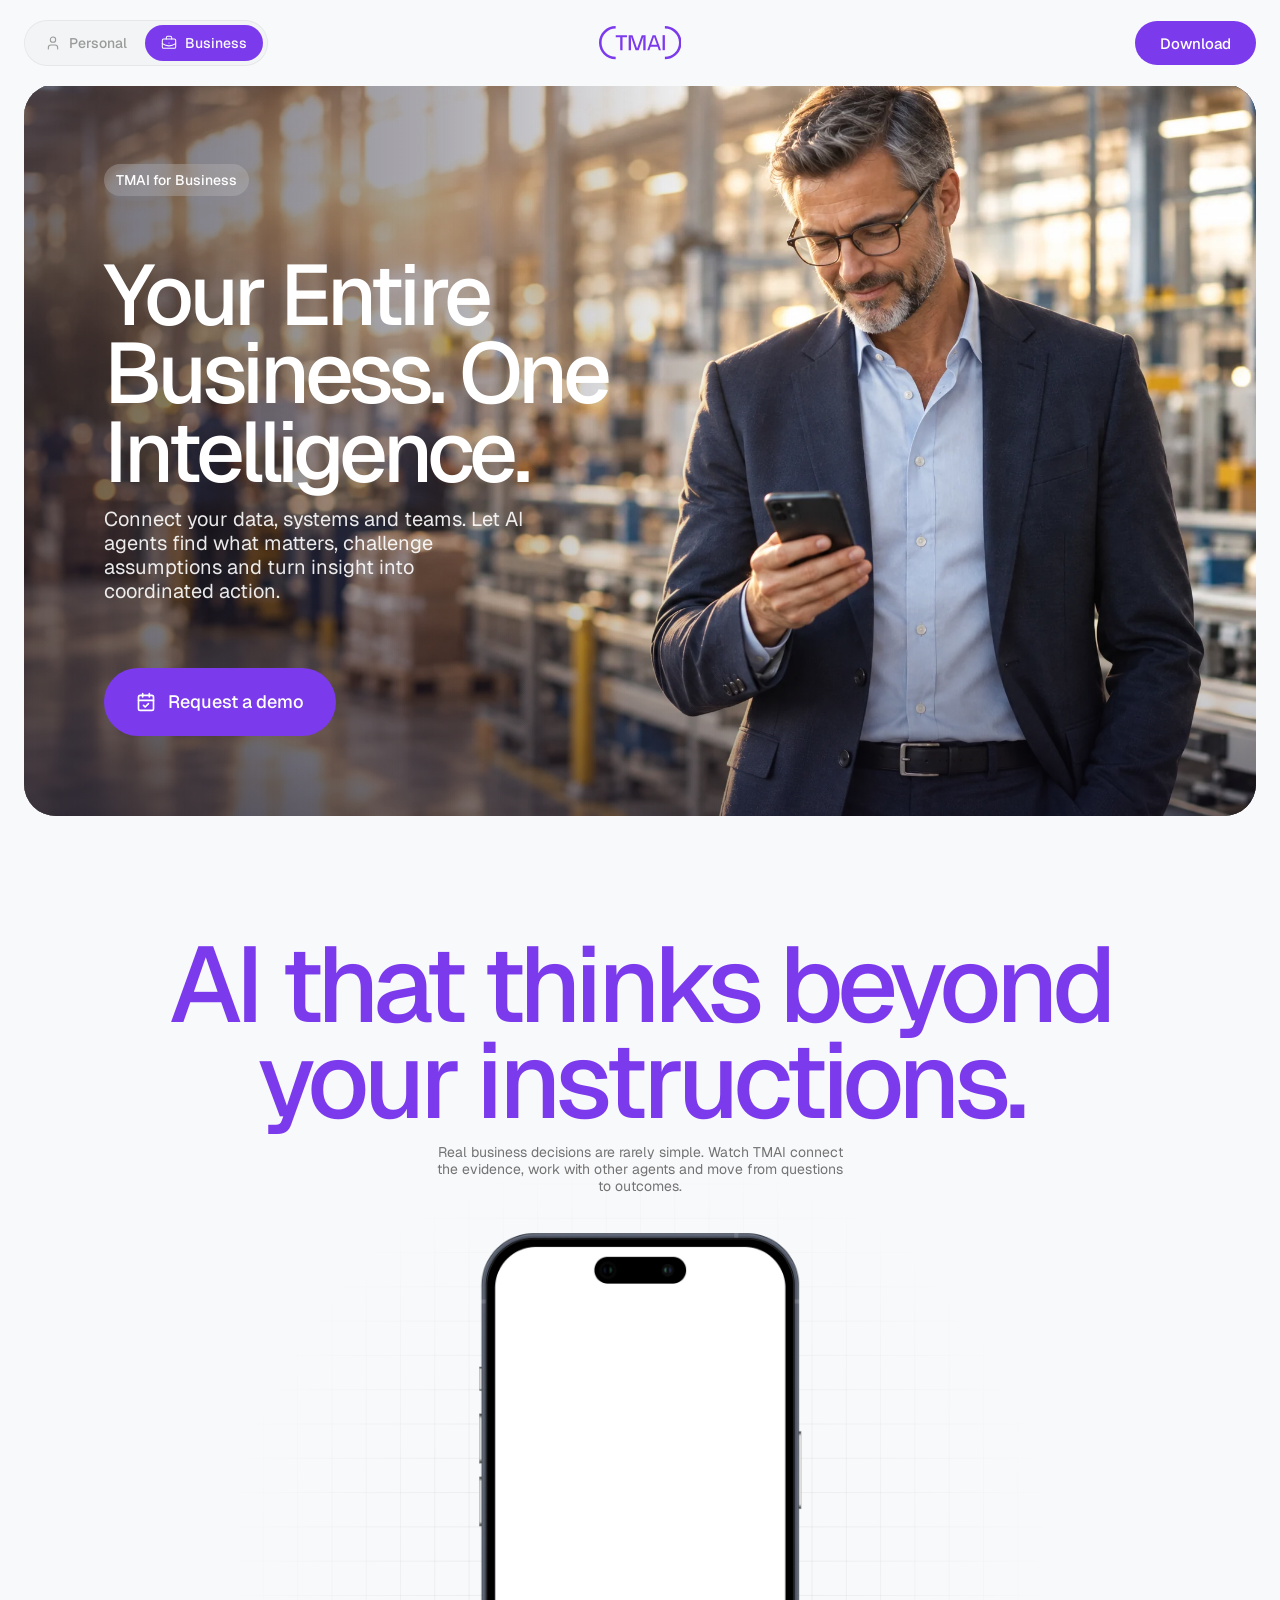
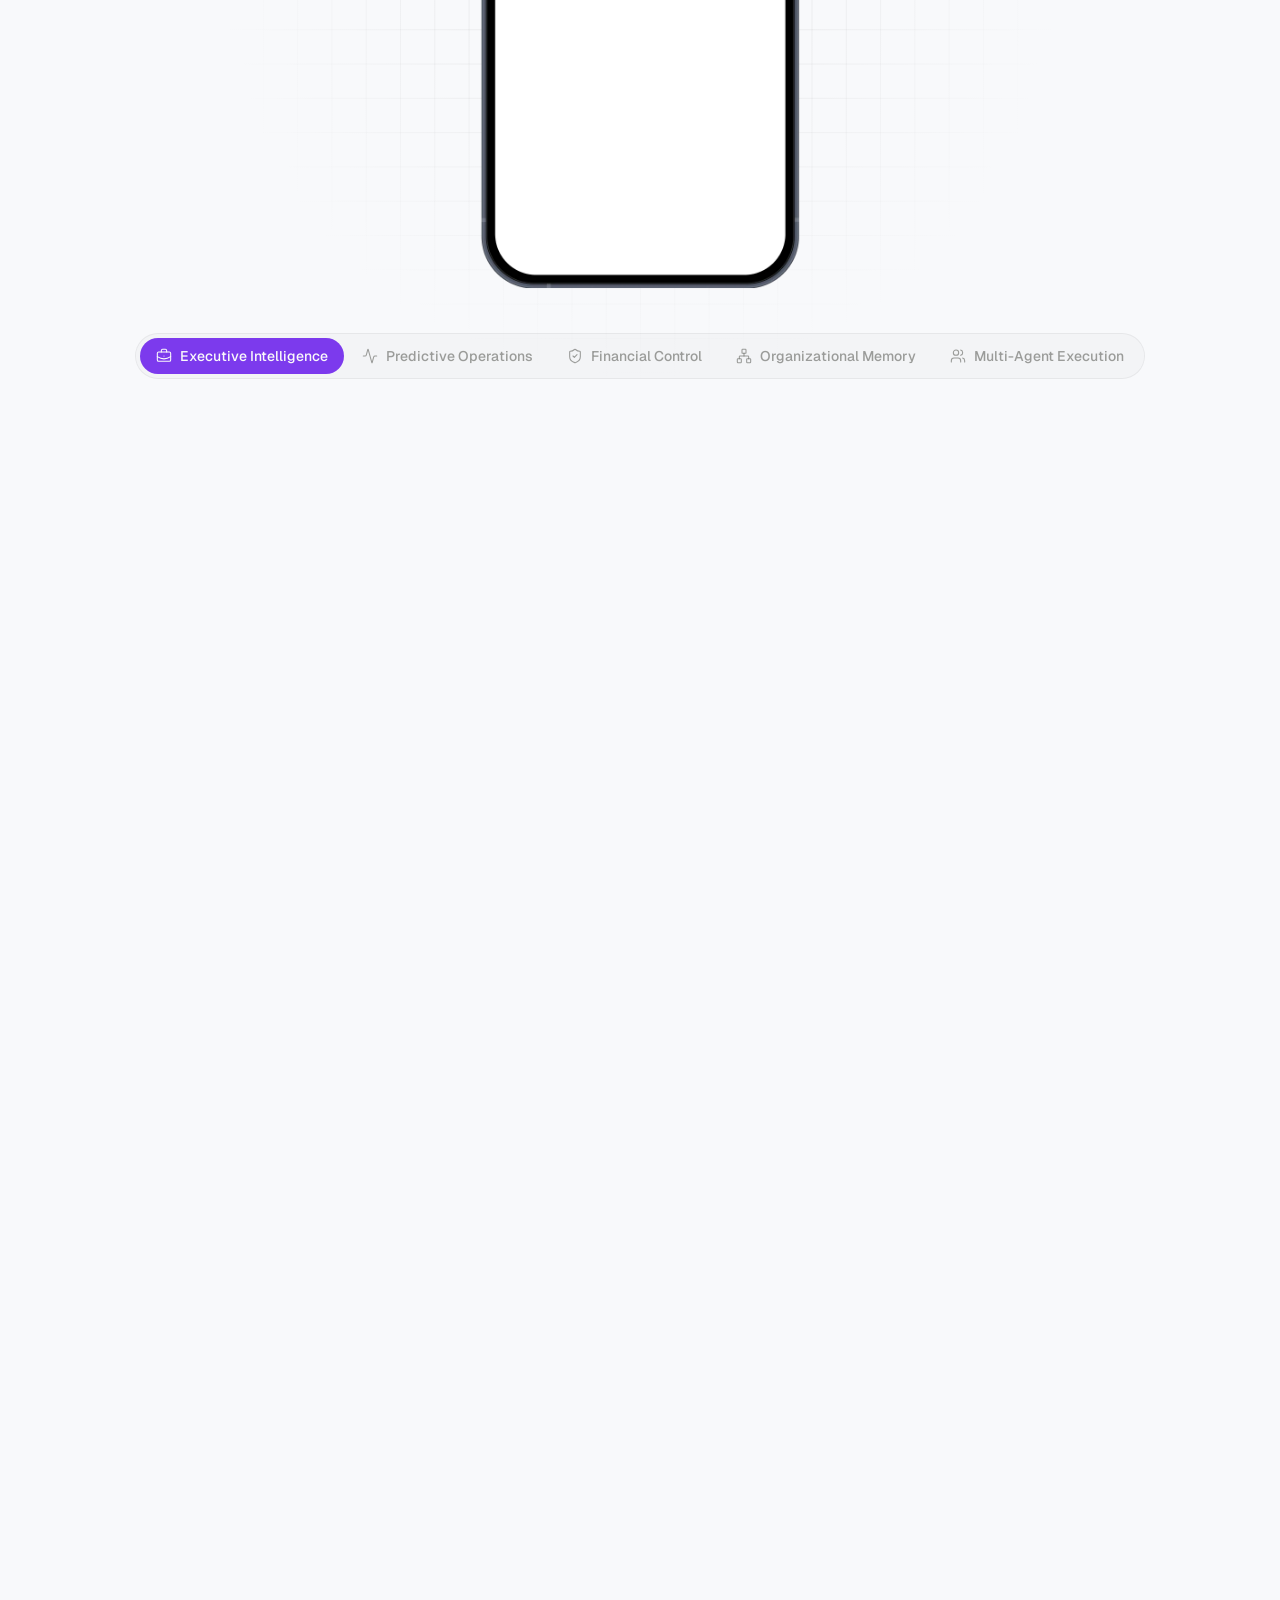
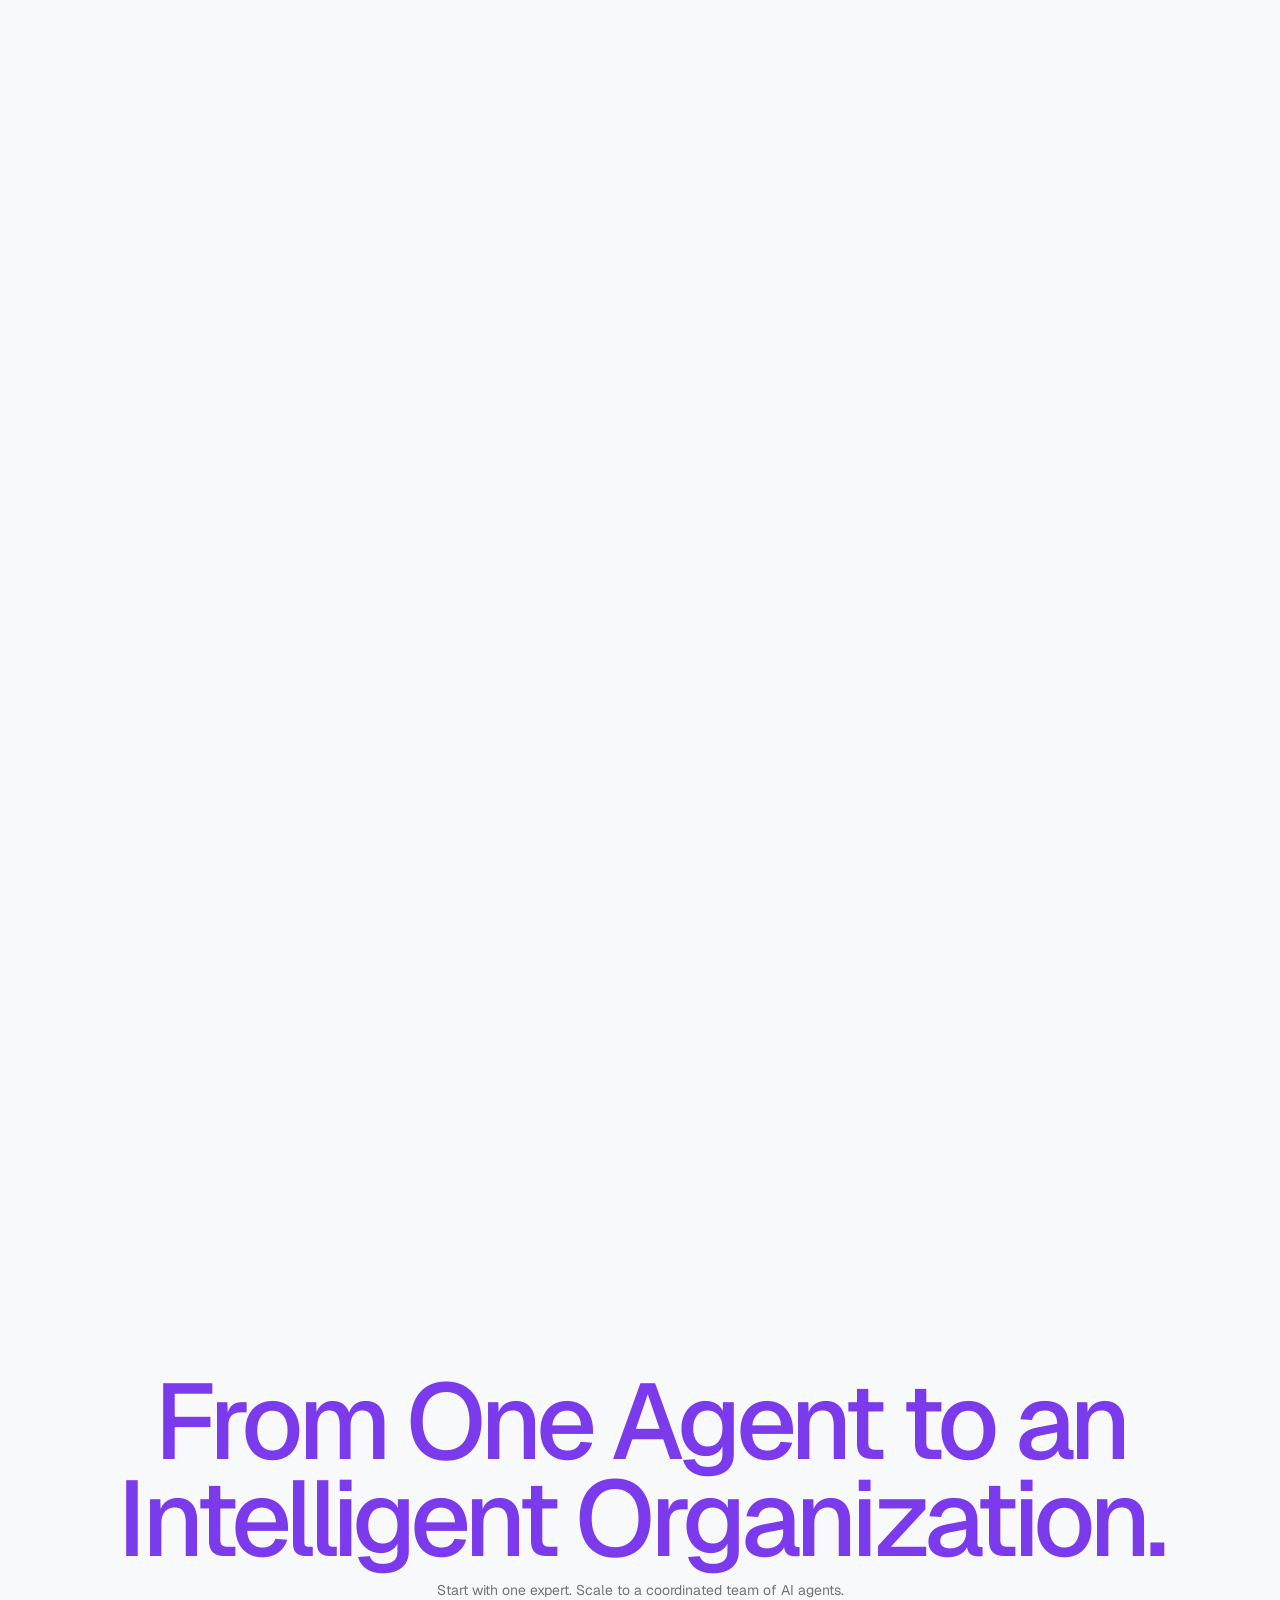
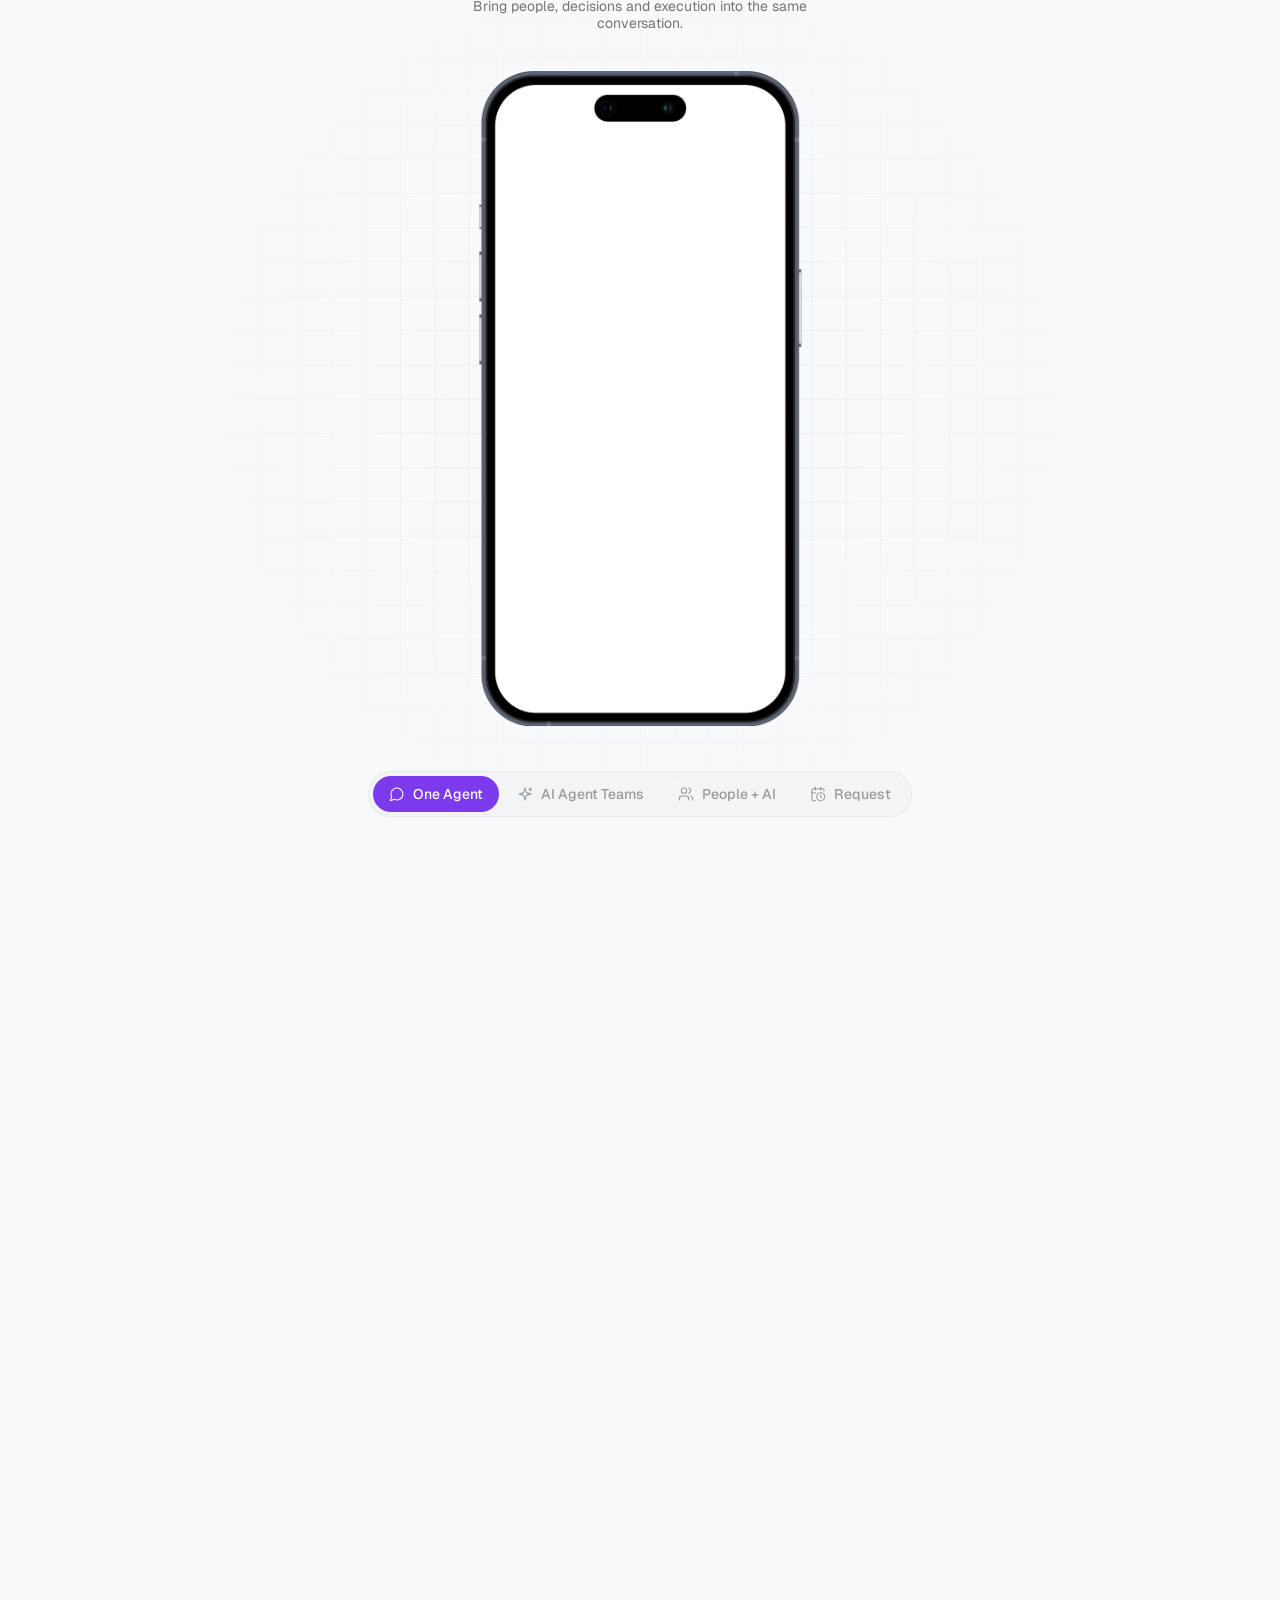
<file: business/index.html>
<!doctype html>
<html lang="en">
<head>
<meta charset="utf-8">
<meta name="viewport" content="width=device-width,initial-scale=1,viewport-fit=cover">
<title>TMAI for Business</title>
<link rel="icon" href="/favicon.ico" sizes="48x48">
<link rel="icon" href="/favicon.svg" type="image/svg+xml">
<link rel="apple-touch-icon" href="/images/apple-touch-icon.png">
<link rel="manifest" href="/site.webmanifest">
<meta name="claude:viewport-fit-sides" content="cover">
<link rel="preconnect" href="https://fonts.googleapis.com">
<link rel="preconnect" href="https://fonts.gstatic.com" crossorigin>
<link rel="stylesheet" href="https://fonts.googleapis.com/css2?family=Geist:wght@400;500;600;700&display=swap">
<link rel="stylesheet" href="/assets/site.css">
</head>
<body data-page="business">
<div class="page">
  <header class="nav">
    <nav class="pswitch" aria-label="Choose TMAI for you or for your business">
      <a href="/" data-page="personal"><svg viewBox="0 0 24 24" fill="none" stroke="currentColor" stroke-width="1.6" stroke-linecap="round" stroke-linejoin="round" aria-hidden="true"><path d="M19 21v-2a4 4 0 0 0-4-4H9a4 4 0 0 0-4 4v2"/><circle cx="12" cy="7" r="4"/></svg><span class="lb">Personal</span></a>
      <a href="/business/" data-page="business" aria-current="page"><svg viewBox="0 0 24 24" fill="none" stroke="currentColor" stroke-width="1.6" stroke-linecap="round" stroke-linejoin="round" aria-hidden="true"><path d="M12 12h.01"/><path d="M16 6V4a2 2 0 0 0-2-2h-4a2 2 0 0 0-2 2v2"/><path d="M22 13a18.15 18.15 0 0 1-20 0"/><rect width="20" height="14" x="2" y="6" rx="2"/></svg><span class="lb">Business</span></a>
    </nav>
    <a class="logo" href="#top" aria-label="TMAI home">
      <svg viewBox="0 0 85 35" fill="none" aria-hidden="true"><path d="M28.8202 11.5818H24.223V24.8869H21.8355V11.5818H17.2383V9.41803H28.8202V11.5818Z" fill="currentColor"/><path d="M43.9927 9.41803H47.9718V24.8935H45.5843V14.1074C45.5843 13.3116 45.6501 12.4697 45.7817 11.5884H45.4265L40.849 24.8935H37.6658L33.0882 11.5884H32.7331C32.7923 11.9567 32.8383 12.3645 32.8778 12.8183C32.9172 13.2655 32.9304 13.6996 32.9304 14.1139V24.9001H30.543V9.41803H34.4957L39.0732 22.7231H39.4284L43.9796 9.41803H43.9927Z" fill="currentColor"/><path d="M63.7769 24.8935H61.6131L60.3766 21.3551H53.0828L51.8201 24.8935H49.6562L55.2072 9.41803H58.2325L63.7834 24.8935H63.7769ZM59.6663 19.3886L56.8843 11.5884H56.5291L53.7668 19.3886H59.6663Z" fill="currentColor"/><path d="M67.8484 9.41803V24.8935H65.4609V9.41803H67.8484Z" fill="currentColor"/><path d="M17.1526 34.3117C7.69498 34.3117 0 26.6167 0 17.1526C0 7.6884 7.69498 0 17.1526 0V2.63076C9.14847 2.63076 2.63076 9.14847 2.63076 17.1526C2.63076 25.1567 9.14847 31.6744 17.1526 31.6744V34.3051V34.3117Z" fill="currentColor"/><path d="M67.8477 34.3118V31.681C75.8583 31.681 82.3695 25.1633 82.3695 17.1592C82.3695 9.15511 75.8517 2.6374 67.8477 2.6374V6.10352e-05C77.3052 6.10352e-05 85.0002 7.69504 85.0002 17.1526C85.0002 26.6102 77.3052 34.3052 67.8477 34.3052V34.3118Z" fill="currentColor"/></svg>
    </a>
    <a class="btn btn-pri" href="/#download">Download</a>
  </header>

  <section class="hero b2b" id="top" aria-label="TMAI for Business">
    <picture><source media="(max-width:600px)" srcset="/images/scene-ceo-mobile.webp"><img class="scene on" src="/images/scene-ceo-desktop.webp" alt=""></picture>
    <div class="copy">
      <span class="place"><span>TMAI for Business</span></span>
      <h1>Your Entire Business. One Intelligence.</h1>
      <p>Connect your data, systems and teams. Let AI agents find what matters, challenge assumptions and turn insight into coordinated action.</p>
      <a class="dl" href="#request" data-request><svg viewBox="0 0 24 24" fill="none" stroke="currentColor" stroke-width="2" stroke-linecap="round" stroke-linejoin="round" aria-hidden="true"><path d="M8 2v4"/><path d="M16 2v4"/><rect width="18" height="18" x="3" y="4" rx="2"/><path d="M3 10h18"/><path d="m9 16 2 2 4-4"/></svg>Request a demo</a>
    </div>
  </section>

  <section class="ag" id="stories" aria-label="AI that thinks beyond your instructions">
    <div class="ag-intro">
      <div class="ag-copy def">
        <h2>AI that thinks beyond<br>your instructions.</h2>
        <p>Real business decisions are rarely simple. Watch TMAI connect the evidence, work with other agents and move from questions to outcomes.</p>
      </div>
      <div class="ag-tcopy">
        <div data-tab="exec"><p class="cat">Executive intelligence</p><h3>AI challenges the CEO</h3><p class="desc">The CEO orders staff cuts. TMAI disagrees, supports the objection with cross-system analysis, then involves Operations.</p></div>
        <div data-tab="ops"><p class="cat">Predictive operations</p><h3>AI alerts before anyone asks</h3><p class="desc">An agent initiates contact after finding an equipment risk. It coordinates Maintenance and Supply Chain to preserve deadlines.</p></div>
        <div data-tab="fin"><p class="cat">Financial control</p><h3>AI refuses an unsafe instruction</h3><p class="desc">The CFO asks to release a supplier payment. TMAI detects a mismatch, consults Legal and holds the action for authorized review.</p></div>
        <div data-tab="mem"><p class="cat">Organizational memory</p><h3>AI connects the evidence</h3><p class="desc">Leadership asks why regional expansion failed. TMAI traces documents, approvals, contracts and execution data across the organization.</p></div>
        <div data-tab="multi"><p class="cat">Multi-agent execution</p><h3>Agents challenge one another</h3><p class="desc">The CEO gives one aggressive market-entry goal. Specialist agents surface conflicts and jointly produce a conditional plan.</p></div>
      </div>
    </div>
    <template class="ag-stage-extra">
      <div class="ag-tc" data-tab="exec" style="top:200px"><p class="cat">Executive intelligence</p><h3>AI challenges the CEO</h3><p class="desc">The CEO orders staff cuts. TMAI disagrees, supports the objection with cross-system analysis, then involves Operations.</p></div>
      <div class="ag-tc" data-tab="ops" style="top:200px"><p class="cat">Predictive operations</p><h3>AI alerts before anyone asks</h3><p class="desc">An agent initiates contact after finding an equipment risk. It coordinates Maintenance and Supply Chain to preserve deadlines.</p></div>
      <div class="ag-tc" data-tab="fin" style="top:200px"><p class="cat">Financial control</p><h3>AI refuses an unsafe instruction</h3><p class="desc">The CFO asks to release a supplier payment. TMAI detects a mismatch, consults Legal and holds the action for authorized review.</p></div>
      <div class="ag-tc" data-tab="mem" style="top:200px"><p class="cat">Organizational memory</p><h3>AI connects the evidence</h3><p class="desc">Leadership asks why regional expansion failed. TMAI traces documents, approvals, contracts and execution data across the organization.</p></div>
      <div class="ag-tc" data-tab="multi" style="top:200px"><p class="cat">Multi-agent execution</p><h3>Agents challenge one another</h3><p class="desc">The CEO gives one aggressive market-entry goal. Specialist agents surface conflicts and jointly produce a conditional plan.</p></div>
    </template>
  </section>

  <section class="ag" id="how" aria-label="How TMAI works">
    <div class="ag-intro">
      <div class="ag-copy def">
        <h2>From One Agent to an<br>Intelligent Organization.</h2>
        <p>Start with one expert. Scale to a coordinated team of AI agents. Bring people, decisions and execution into the same conversation.</p>
      </div>
      <div class="ag-copy dl-copy" aria-hidden="true">
        <h3>Make Your Entire Organization More Intelligent.</h3>
        <p>Connect your systems. Activate your agents. Bring people and AI together around real business outcomes.</p>
      </div>
      <div class="ag-tcopy">
        <div data-tab="m1"><p class="cat">One Agent</p><h3>One agent. Connected to your business.</h3><p class="desc">One expert agent, multiple trusted data sources, one clear result.</p></div>
        <div data-tab="m2"><p class="cat">AI Agent Teams</p><h3>One goal. Specialized agents working together.</h3><p class="desc">TMAI coordinates different agents, reconciles findings and creates a unified outcome.</p></div>
        <div data-tab="m3"><p class="cat">People + AI</p><h3>Your people and AI. One team.</h3><p class="desc">Employees set direction and retain control; agents coordinate the work and execute authorized steps.</p></div>
      </div>
    </div>
    <template class="ag-stage-extra">
      <div class="ag-tc mid" data-tab="m1"><p class="cat">One Agent</p><h3>One agent. Connected to your business.</h3><p class="desc">One expert agent, multiple trusted data sources, one clear result.</p><div class="conn"><div><b>Connected to your organization</b><ul><li>Databases</li><li>ERP / CRM</li><li>Documents</li><li>Data Warehouses</li><li>APIs</li><li>Internal Systems</li></ul></div><p class="own"><svg viewBox="0 0 24 24" fill="none" stroke="currentColor" stroke-width="1.6" stroke-linecap="round" stroke-linejoin="round" aria-hidden="true"><rect width="18" height="11" x="3" y="11" rx="2" ry="2"/><path d="M7 11V7a5 5 0 0 1 10 0v4"/></svg>Your data. Your control.</p></div></div>
      <div class="ag-tc mid" data-tab="m2"><p class="cat">AI Agent Teams</p><h3>One goal. Specialized agents working together.</h3><p class="desc">TMAI coordinates different agents, reconciles findings and creates a unified outcome.</p><div class="conn"><div><b>Connected to your organization</b><ul><li>Databases</li><li>ERP / CRM</li><li>Documents</li><li>Data Warehouses</li><li>APIs</li><li>Internal Systems</li></ul></div><p class="own"><svg viewBox="0 0 24 24" fill="none" stroke="currentColor" stroke-width="1.6" stroke-linecap="round" stroke-linejoin="round" aria-hidden="true"><rect width="18" height="11" x="3" y="11" rx="2" ry="2"/><path d="M7 11V7a5 5 0 0 1 10 0v4"/></svg>Your data. Your control.</p></div></div>
      <div class="ag-tc mid" data-tab="m3"><p class="cat">People + AI</p><h3>Your people and AI. One team.</h3><p class="desc">Employees set direction and retain control; agents coordinate the work and execute authorized steps.</p><div class="conn"><div><b>Connected to your organization</b><ul><li>Databases</li><li>ERP / CRM</li><li>Documents</li><li>Data Warehouses</li><li>APIs</li><li>Internal Systems</li></ul></div><p class="own"><svg viewBox="0 0 24 24" fill="none" stroke="currentColor" stroke-width="1.6" stroke-linecap="round" stroke-linejoin="round" aria-hidden="true"><rect width="18" height="11" x="3" y="11" rx="2" ry="2"/><path d="M7 11V7a5 5 0 0 1 10 0v4"/></svg>Your data. Your control.</p></div></div>
      <div class="ag-dl cta">
        <h3>Make Your Entire Organization More Intelligent.</h3>
        <p>Connect your systems. Activate your agents. Bring people and AI together around real business outcomes.</p>
        <button type="button" class="btn-req" data-request>Request an Enterprise Demo</button>
        <p class="sig">TMAI — Your Entire Business. One Intelligence.</p>
      </div>
    </template>
    <template class="ag-mobile-final"><button type="button" class="btn-req" data-request>Request an Enterprise Demo</button><p class="sig">TMAI — Your Entire Business. One Intelligence.</p></template>
  </section>
</div>

<div class="rq" id="rq" role="dialog" aria-modal="true" aria-labelledby="rqTitle" aria-hidden="true">
  <div class="rq-ov" data-close></div>
  <div class="rq-card">
    <div class="rq-main">
      <h2 id="rqTitle">Request an Enterprise Demo</h2>
      <p class="sub">Leave your details and our team will contact you to schedule a demo.</p>
      <form class="rq-form" name="enterprise-demo" novalidate>
        <input type="hidden" name="form-name" value="enterprise-demo">
        <p hidden><label>Leave this empty <input name="bot-field"></label></p>
        <div class="fld"><label for="rqEmail">Work email</label><input id="rqEmail" name="email" type="email" autocomplete="email" placeholder="name@company.com" required></div>
        <div class="fld"><label for="rqName">Full name</label><input id="rqName" name="name" autocomplete="name" placeholder="John Smith" required></div>
        <div class="fld"><label for="rqCompany">Company</label><input id="rqCompany" name="company" autocomplete="organization" placeholder="Company name" required></div>
        <div class="fld"><label for="rqTitle2">Job title</label><input id="rqTitle2" name="title" autocomplete="organization-title" placeholder="e.g. CEO, COO, CFO" required></div>
        <div class="fld"><label for="rqSize">Company size</label><select id="rqSize" name="size" required><option value="" selected disabled>Select</option><option>1–49 employees</option><option>50–199 employees</option><option>200–999 employees</option><option>1,000–4,999 employees</option><option>5,000+ employees</option></select></div>
        <label class="chk"><input type="checkbox" name="consent" value="yes" required><span>I agree to the processing of my data under the <a href="/privacy/" target="_blank" rel="noopener">Privacy Policy</a>.</span></label>
        <p class="rq-fail" hidden>Couldn’t send the request. Check your connection and try again.</p>
        <div class="rq-acts"><button type="button" class="rq-btn" data-close>Cancel</button><button type="submit" class="rq-btn pri">Request demo</button></div>
      </form>
    </div>
    <div class="rq-sent" aria-live="polite">
      <span class="rq-ok"><svg viewBox="0 0 24 24" fill="none" stroke="currentColor" stroke-width="2" stroke-linecap="round" stroke-linejoin="round" aria-hidden="true"><path d="M20 6 9 17l-5-5"/></svg></span>
      <h2>Request received</h2>
      <p class="sub">Thank you. Our team will contact you at <b class="rq-mail">your email</b> to schedule your demo.</p>
      <div class="rq-acts"><button type="button" class="rq-btn" data-edit>Edit details</button><button type="button" class="rq-btn pri" data-close>Done</button></div>
    </div>
  </div>
</div>
<!-- Netlify reads this static copy at deploy time to register the form; the visible form above posts to it -->
<form name="enterprise-demo" data-netlify="true" netlify-honeypot="bot-field" hidden><input name="email"><input name="name"><input name="company"><input name="title"><input name="size"><input name="consent"><input name="bot-field"></form>

<script src="/assets/site.js"></script>
<script src="/assets/ag.js"></script>
<script>
const hero=document.getElementById("top");
TMAINav(hero);
const AG_STORIES = {"base":"/images/ag/b2b/","chat":{"x":17.8,"y":104.05,"w":321,"h":496},"chromes":{"intro":"ph_intro1"},"tabs":[{"key":"exec","label":"Executive Intelligence","icon":"<path d=\"M12 12h.01\"/><path d=\"M16 6V4a2 2 0 0 0-2-2h-4a2 2 0 0 0-2 2v2\"/><path d=\"M22 13a18.15 18.15 0 0 1-20 0\"/><rect width=\"20\" height=\"14\" x=\"2\" y=\"6\" rx=\"2\"/>"},{"key":"ops","label":"Predictive Operations","icon":"<path d=\"M22 12h-2.48a2 2 0 0 0-1.93 1.46l-2.35 8.36a.25.25 0 0 1-.48 0L9.24 2.18a.25.25 0 0 0-.48 0l-2.35 8.36A2 2 0 0 1 4.49 12H2\"/>"},{"key":"fin","label":"Financial Control","icon":"<path d=\"M20 13c0 5-3.5 7.5-7.66 8.95a1 1 0 0 1-.67-.01C7.5 20.5 4 18 4 13V6a1 1 0 0 1 1-1c2 0 4.5-1.2 6.24-2.72a1.17 1.17 0 0 1 1.52 0C14.51 3.81 17 5 19 5a1 1 0 0 1 1 1z\"/><path d=\"m9 12 2 2 4-4\"/>"},{"key":"mem","label":"Organizational Memory","icon":"<rect x=\"16\" y=\"16\" width=\"6\" height=\"6\" rx=\"1\"/><rect x=\"2\" y=\"16\" width=\"6\" height=\"6\" rx=\"1\"/><rect x=\"9\" y=\"2\" width=\"6\" height=\"6\" rx=\"1\"/><path d=\"M5 16v-3a1 1 0 0 1 1-1h12a1 1 0 0 1 1 1v3\"/><path d=\"M12 12V8\"/>"},{"key":"multi","label":"Multi-Agent Execution","icon":"<path d=\"M16 21v-2a4 4 0 0 0-4-4H6a4 4 0 0 0-4 4v2\"/><circle cx=\"9\" cy=\"7\" r=\"4\"/><path d=\"M22 21v-2a4 4 0 0 0-3-3.87\"/><path d=\"M16 3.13a4 4 0 0 1 0 7.75\"/>"}],"frames":[{"id":"1212:21208","tab":"exec","chrome":"ph_exec","c":[["co_1212:21452",1000,691,280,54,"The CEO orders staff cuts"]],"l":[["The CEO orders staff cuts",1000,718,837,718]]},{"id":"1212:21463","tab":"exec","chrome":"ph_exec","c":[["co_1212:21728",1000,646,280,54,"TMAI disagrees"]],"l":[["TMAI disagrees",1000,673,863,673]]},{"id":"1212:21739","tab":"exec","chrome":"ph_exec","c":[["co_1272:36768",1000,508,280,186,"Cross-system analysis"]],"l":[["Cross-system analysis",1000,528,863,528]]},{"id":"1212:22099","tab":"exec","chrome":"ph_exec","c":[["co_1212:22457",1000,693,280,54,"CEO asks follow-up"]],"l":[["CEO asks follow-up",1000,720,837,720]]},{"id":"1212:22468","tab":"exec","chrome":"ph_exec_1","c":[["co_1212:22849",1000,702,280,54,"Agent joins"]],"l":[["Agent joins",1000,729,828,729]]},{"id":"1212:22860","tab":"exec","chrome":"ph_exec_1","c":[["co_1272:36788",1000,660,280,114,"Actionable response"]],"l":[["Actionable response",1000,680,863,680]]},{"id":"1222:23158","tab":"ops","chrome":"ph_ops","c":[["co_1222:23400",1000,702,280,82,"Proactive alert"]],"l":[["Proactive alert",1000,722,870,722]]},{"id":"1222:23415","tab":"ops","chrome":"ph_ops","c":[["co_1222:23664",1000,597,280,82,"An agent initiates contact"]],"l":[["An agent initiates contact",1000,617,863,617]]},{"id":"1222:23679","tab":"ops","chrome":"ph_ops","c":[["co_1222:23996",1000,536,280,130,"Sensor trend"]],"l":[["Sensor trend",1000,556,863,556]]},{"id":"1222:24016","tab":"ops","chrome":"ph_ops","c":[["co_1222:24347",1000,691,280,54,"Executive objection"]],"l":[["Executive objection",1000,718,837,718]]},{"id":"1222:24362","tab":"ops","chrome":"ph_ops_1","c":[["co_1222:24716",1000,702,280,102,"Agent invitations"]],"l":[["Agent invitations",1000,722,843,722]]},{"id":"1222:24731","tab":"ops","chrome":"ph_ops_1","c":[["co_1222:25125",1000,668,280,54,"Short replies"]],"l":[["Short replies",1000,695,863,695]]},{"id":"1222:25140","tab":"ops","chrome":"ph_ops_1","c":[["co_1272:36798",1000,525,280,114,"To preserve deadlines"]],"l":[["To preserve deadlines",1000,545,863,545]]},{"id":"1225:25314","tab":"fin","chrome":"ph_fin","c":[["co_1225:25553",1000,691,280,102,"Payment instruction"]],"l":[["Payment instruction",1000,711,837,711]]},{"id":"1225:25568","tab":"fin","chrome":"ph_fin","c":[["co_1225:25827",1000,668,280,82,"AI blocks"]],"l":[["AI blocks",1000,688,863,688]]},{"id":"1225:25842","tab":"fin","chrome":"ph_fin","c":[["co_1272:36778",1000,556,280,130,"TMAI detects a mismatch"]],"l":[["TMAI detects a mismatch",1000,576,863,576]]},{"id":"1225:26189","tab":"fin","chrome":"ph_fin","c":[["co_1225:26530",1000,693,280,54,"CFO requests Legal"]],"l":[["CFO requests Legal",1000,720,837,720]]},{"id":"1225:26545","tab":"fin","chrome":"ph_fin_1","c":[["co_1225:26889",1000,702,280,54,"TMAI consults Legal"]],"l":[["TMAI consults Legal",1000,729,776,729]]},{"id":"1225:26904","tab":"fin","chrome":"ph_fin_1","c":[["co_1225:27268",1000,660,280,54,"Legal Agent responds"]],"l":[["Legal Agent responds",1000,687,863,687]]},{"id":"1225:27283","tab":"fin","chrome":"ph_fin_1","c":[["co_1272:36808",1000,550,280,150,"Approval card"]],"l":[["Approval card",1000,570,863,570]]},{"id":"1241:29340","tab":"mem","chrome":"ph_mem","c":[["co_1241:29385",1000,691,280,74,"Leadership asks why regional expansion failed"]],"l":[["Leadership asks why regional expansion failed",1000,718,863,718]]},{"id":"1241:29612","tab":"mem","chrome":"ph_mem","c":[["co_1241:29657",1000,668,280,122,"Trace response"]],"l":[["Trace response",1000,688,863,688]]},{"id":"1241:29904","tab":"mem","chrome":"ph_mem","c":[["co_1241:29949",1000,541,280,54,"Knowledge graph"]],"l":[["Knowledge graph",1000,568,863,568]]},{"id":"1241:30314","tab":"mem","chrome":"ph_mem","c":[["co_1241:30359",1000,602,280,102,"Three findings"]],"l":[["Three findings",1000,622,863,622]]},{"id":"1241:30794","tab":"mem","chrome":"ph_mem","c":[["co_1241:30839",1000,609,280,54,"Evidence card"]],"l":[["Evidence card",1000,636,863,636]]},{"id":"1241:31344","tab":"mem","chrome":"ph_mem","c":[["co_1241:31389",1000,685,280,54,"Counterfactual follow-up"]],"l":[["Counterfactual follow-up",1000,712,863,712]]},{"id":"1241:31908","tab":"mem","chrome":"ph_mem","c":[["co_1241:31953",1000,660,280,74,"Distinguish documented facts from assumptions"]],"l":[["Distinguish documented facts from assumptions",1000,687,863,687]]},{"id":"1244:34491","tab":"multi","chrome":"ph_multi","c":[["co_1244:34536",1000,691,280,82,"CEO goal"]],"l":[["CEO goal",1000,711,863,711]]},{"id":"1244:34763","tab":"multi","chrome":"ph_multi","c":[["co_1244:34808",1000,668,280,54,"Strategy Agent"]],"l":[["Strategy Agent",1000,695,863,695]]},{"id":"1244:35055","tab":"multi","chrome":"ph_multi_1","c":[["co_1244:35100",1000,702,280,54,"Specialist agents appear"]],"l":[["Specialist agents appear",1000,729,863,729]]},{"id":"1244:35350","tab":"multi","chrome":"ph_multi_1","c":[["co_1244:35395",1000,668,280,102,"Agents challenge the assumptions"]],"l":[["Agents challenge the assumptions",1000,688,863,688]]},{"id":"1244:35685","tab":"multi","chrome":"ph_multi_1","c":[["co_1244:35730",1000,685,280,54,"CEO pushes back"]],"l":[["CEO pushes back",1000,712,863,712]]},{"id":"1244:36034","tab":"multi","chrome":"ph_multi_1","c":[["co_1244:36079",1000,660,280,54,"Subject to validation"]],"l":[["Subject to validation",1000,687,863,687]]},{"id":"1244:36403","tab":"multi","chrome":"ph_multi_1","c":[["co_1244:36448",1000,520,280,102,"Agent agreement"]],"l":[["Agent agreement",1000,540,863,540]]}],"meta":{"ph_multi_1":{"w":357,"h":724,"pad":0},"co_1241:31953":{"w":280,"h":74,"pad":4},"co_1222:23664":{"w":280,"h":82,"pad":4},"ph_exec_1":{"w":357,"h":724,"pad":0},"fin_06_grace":{"w":282,"h":113,"pad":5},"co_1272:36778":{"w":280,"h":130,"pad":4},"co_1225:26889":{"w":280,"h":54,"pad":4},"ops_05_sys":{"w":245,"h":28,"pad":4},"fin_00_sys":{"w":49,"h":28,"pad":4},"co_1244:35730":{"w":280,"h":54,"pad":4},"fin_04_you_cfo":{"w":282,"h":42,"pad":4},"fin_05_sys":{"w":109,"h":28,"pad":4},"fin_01_you_cfo":{"w":282,"h":58,"pad":4},"mem_00_sys":{"w":49,"h":28,"pad":4},"mem_06_you_ceo":{"w":282,"h":58,"pad":4},"ops_01_marcus":{"w":282,"h":254,"pad":5},"co_1244:34808":{"w":280,"h":54,"pad":4},"fin_03_ethan":{"w":282,"h":318,"pad":5},"ph_mem":{"w":357,"h":724,"pad":0},"co_1222:24347":{"w":280,"h":54,"pad":4},"multi_02_daniel":{"w":282,"h":97,"pad":5},"mem_05_olivia":{"w":282,"h":220,"pad":5},"co_1225:25827":{"w":280,"h":82,"pad":4},"co_1222:24716":{"w":280,"h":102,"pad":4},"multi_00_sys":{"w":49,"h":28,"pad":4},"exec_04_you_ceo":{"w":282,"h":42,"pad":4},"co_1241:29949":{"w":280,"h":54,"pad":4},"exec_02_rachel":{"w":282,"h":156,"pad":5},"co_1225:26530":{"w":280,"h":54,"pad":4},"exec_05_rachel":{"w":282,"h":97,"pad":5},"ops_08_marcus":{"w":282,"h":395,"pad":5},"ops_00_sys":{"w":49,"h":28,"pad":4},"co_1244:34536":{"w":280,"h":82,"pad":4},"multi_07_marcus":{"w":282,"h":97,"pad":5},"exec_03_rachel":{"w":282,"h":415,"pad":5},"mem_01_you_ceo":{"w":282,"h":58,"pad":4},"co_1222:23400":{"w":280,"h":82,"pad":4},"ph_ops_1":{"w":357,"h":724,"pad":0},"co_1212:22457":{"w":280,"h":54,"pad":4},"co_1244:35100":{"w":280,"h":54,"pad":4},"exec_06_sys":{"w":213,"h":28,"pad":4},"ph_fin_1":{"w":357,"h":724,"pad":0},"multi_08_daniel":{"w":282,"h":455,"pad":4},"mem_07_olivia":{"w":282,"h":113,"pad":5},"ops_06_tom":{"w":282,"h":97,"pad":5},"multi_04_grace":{"w":282,"h":97,"pad":5},"exec_00_sys":{"w":49,"h":28,"pad":4},"co_1225:25553":{"w":280,"h":102,"pad":4},"co_1272:36798":{"w":280,"h":114,"pad":4},"exec_01_you_ceo":{"w":282,"h":58,"pad":4},"ops_04_marcus":{"w":282,"h":97,"pad":5},"ph_intro1":{"w":357,"h":724,"pad":0},"multi_05_ethan":{"w":282,"h":97,"pad":5},"mem_03_olivia":{"w":282,"h":371,"pad":5},"ph_exec":{"w":357,"h":724,"pad":0},"co_1222:25125":{"w":280,"h":54,"pad":4},"co_1241:30839":{"w":280,"h":54,"pad":4},"multi_03_sys":{"w":269,"h":28,"pad":4},"co_1241:30359":{"w":280,"h":102,"pad":4},"co_1225:27268":{"w":280,"h":54,"pad":4},"co_1272:36788":{"w":280,"h":114,"pad":4},"co_1212:22849":{"w":280,"h":54,"pad":4},"co_1244:35395":{"w":280,"h":102,"pad":4},"ops_02_marcus":{"w":282,"h":350,"pad":5},"nt_ops":{"w":295,"h":89,"pad":29},"co_1244:36079":{"w":280,"h":54,"pad":4},"multi_01_you_ceo":{"w":282,"h":58,"pad":4},"co_1241:29657":{"w":280,"h":122,"pad":4},"co_1244:36448":{"w":280,"h":102,"pad":4},"co_1272:36808":{"w":280,"h":150,"pad":4},"ph_ops":{"w":357,"h":724,"pad":0},"fin_07_ethan":{"w":282,"h":324,"pad":5},"ops_07_nina":{"w":282,"h":97,"pad":5},"co_1272:36768":{"w":280,"h":186,"pad":4},"multi_06_you_ceo":{"w":282,"h":58,"pad":4},"ph_multi":{"w":357,"h":724,"pad":0},"co_1212:21728":{"w":280,"h":54,"pad":4},"fin_02_ethan":{"w":282,"h":97,"pad":5},"ops_03_you_ceo":{"w":282,"h":58,"pad":4},"ph_fin":{"w":357,"h":724,"pad":0},"mem_04_olivia":{"w":282,"h":247,"pad":5},"exec_07_marcus":{"w":282,"h":97,"pad":5},"co_1222:23996":{"w":280,"h":130,"pad":4},"co_1241:31389":{"w":280,"h":54,"pad":4},"mem_02_olivia":{"w":282,"h":97,"pad":5},"co_1241:29385":{"w":280,"h":74,"pad":4},"co_1212:21452":{"w":280,"h":54,"pad":4}},"start":{"exec":["exec_00_sys"],"ops":["ops_00_sys"],"fin":["fin_00_sys"],"mem":["mem_00_sys"],"multi":["multi_00_sys"]},"ops":{"1212:21208":[["me","exec_01_you_ceo"]],"1212:21463":[["typing","exec_02_rachel"],["wait",1300],["reply","exec_02_rachel"]],"1212:21739":[["typing","exec_03_rachel"],["wait",1300],["reply","exec_03_rachel"]],"1212:22099":[["me","exec_04_you_ceo"]],"1212:22468":[["typing","exec_05_rachel"],["wait",1100],["reply","exec_05_rachel"],["wait",900],["chrome","ph_exec_1"],["add","exec_06_sys"]],"1212:22860":[["typing","exec_07_marcus"],["wait",1100],["reply","exec_07_marcus"]],"1222:23158":[["wait",300],["notif",["nt_ops",573,212.8]]],"1222:23415":[["unnotif"],["typing","ops_01_marcus"],["wait",1300],["reply","ops_01_marcus"]],"1222:23679":[["typing","ops_02_marcus"],["wait",1300],["reply","ops_02_marcus"]],"1222:24016":[["me","ops_03_you_ceo"]],"1222:24362":[["typing","ops_04_marcus"],["wait",1100],["reply","ops_04_marcus"],["wait",900],["chrome","ph_ops_1"],["add","ops_05_sys"]],"1222:24731":[["typing","ops_06_tom"],["wait",1100],["reply","ops_06_tom"],["wait",900],["typing","ops_07_nina"],["wait",1100],["reply","ops_07_nina"]],"1222:25140":[["typing","ops_08_marcus"],["wait",1300],["reply","ops_08_marcus"]],"1225:25314":[["me","fin_01_you_cfo"]],"1225:25568":[["typing","fin_02_ethan"],["wait",1100],["reply","fin_02_ethan"]],"1225:25842":[["typing","fin_03_ethan"],["wait",1300],["reply","fin_03_ethan"]],"1225:26189":[["me","fin_04_you_cfo"]],"1225:26545":[["chrome","ph_fin_1"],["add","fin_05_sys"]],"1225:26904":[["typing","fin_06_grace"],["wait",1100],["reply","fin_06_grace"]],"1225:27283":[["typing","fin_07_ethan"],["wait",1300],["reply","fin_07_ethan"]],"1241:29340":[["me","mem_01_you_ceo"]],"1241:29612":[["typing","mem_02_olivia"],["wait",1100],["reply","mem_02_olivia"]],"1241:29904":[["typing","mem_03_olivia"],["wait",1300],["reply","mem_03_olivia"]],"1241:30314":[["typing","mem_04_olivia"],["wait",1300],["reply","mem_04_olivia"]],"1241:30794":[["typing","mem_05_olivia"],["wait",1300],["reply","mem_05_olivia"]],"1241:31344":[["me","mem_06_you_ceo"]],"1241:31908":[["typing","mem_07_olivia"],["wait",1100],["reply","mem_07_olivia"]],"1244:34491":[["me","multi_01_you_ceo"]],"1244:34763":[["typing","multi_02_daniel"],["wait",1100],["reply","multi_02_daniel"]],"1244:35055":[["chrome","ph_multi_1"],["add","multi_03_sys"]],"1244:35350":[["typing","multi_04_grace"],["wait",1100],["reply","multi_04_grace"],["wait",900],["typing","multi_05_ethan"],["wait",1100],["reply","multi_05_ethan"]],"1244:35685":[["me","multi_06_you_ceo"]],"1244:36034":[["typing","multi_07_marcus"],["wait",1100],["reply","multi_07_marcus"]],"1244:36403":[["typing","multi_08_daniel"],["wait",1300],["reply","multi_08_daniel"]]},"hold":{"1212:21208":2400,"1212:21463":2800,"1212:21739":3600,"1212:22099":2400,"1212:22468":2800,"1212:22860":2800,"1222:23158":3200,"1222:23415":3600,"1222:23679":3600,"1222:24016":2400,"1222:24362":2800,"1222:24731":2800,"1222:25140":3600,"1225:25314":2400,"1225:25568":2800,"1225:25842":3600,"1225:26189":2400,"1225:26545":2800,"1225:26904":2800,"1225:27283":3600,"1241:29340":2400,"1241:29612":2800,"1241:29904":3600,"1241:30314":3600,"1241:30794":3600,"1241:31344":2400,"1241:31908":2800,"1244:34491":2400,"1244:34763":2800,"1244:35055":2800,"1244:35350":2800,"1244:35685":2400,"1244:36034":2800,"1244:36403":3600},"tabsLabel":"Choose a story","purpleBody":false};
const AG_HOW = {"base":"/images/ag/b2b/","chat":{"x":17.8,"y":104.05,"w":321,"h":496},"chromes":{"intro":"ph_intro2","req":"ph_final"},"tabs":[{"key":"m1","label":"One Agent","icon":"<path d=\"M7.9 20A9 9 0 1 0 4 16.1L2 22Z\"/>"},{"key":"m2","label":"AI Agent Teams","icon":"<path d=\"M9.94 14.06 12 21l2.06-6.94L21 12l-6.94-2.06L12 3 9.94 9.94 3 12Z\"/><path d=\"M20 3v4\"/><path d=\"M22 5h-4\"/>"},{"key":"m3","label":"People + AI","icon":"<path d=\"M16 21v-2a4 4 0 0 0-4-4H6a4 4 0 0 0-4 4v2\"/><circle cx=\"9\" cy=\"7\" r=\"4\"/><path d=\"M22 21v-2a4 4 0 0 0-3-3.87\"/><path d=\"M16 3.13a4 4 0 0 1 0 7.75\"/>"},{"key":"req","label":"Request","icon":"<path d=\"M21 7.5V6a2 2 0 0 0-2-2H5a2 2 0 0 0-2 2v14a2 2 0 0 0 2 2h3.5\"/><path d=\"M16 2v4\"/><path d=\"M8 2v4\"/><path d=\"M3 10h5\"/><path d=\"M17.5 17.5 16 16.3V14\"/><circle cx=\"16\" cy=\"16\" r=\"6\"/>","final":true}],"frames":[{"id":"1260:34428","tab":"m1","chrome":"ph_m1","c":[["pr_1296:37233",960,464,340,96,"How it works","proc"]],"l":[]},{"id":"1260:34702","tab":"m1","chrome":"ph_m1","c":[["pr_1296:37243",960,430,340,164,"How it works","proc"]],"l":[]},{"id":"1260:35008","tab":"m1","chrome":"ph_m1","c":[["pr_1296:37266",960,430,340,164,"How it works","proc"]],"l":[]},{"id":"1260:35372","tab":"m1","chrome":"ph_m1","c":[["pr_1296:37289",960,398,340,228,"How it works","proc"]],"l":[]},{"id":"1260:35762","tab":"m2","chrome":"ph_m2","c":[["pr_1296:37319",960,464,340,96,"How it works","proc"]],"l":[]},{"id":"1260:36052","tab":"m2","chrome":"ph_m2","c":[["pr_1296:37329",960,431,340,162,"How it works","proc"]],"l":[]},{"id":"1260:36376","tab":"m2","chrome":"ph_m2_1","c":[["pr_1296:37355",960,431,340,162,"How it works","proc"]],"l":[]},{"id":"1260:36720","tab":"m2","chrome":"ph_m2_1","c":[["pr_1296:37381",960,431,340,162,"How it works","proc"]],"l":[]},{"id":"1260:37084","tab":"m2","chrome":"ph_m2_1","c":[["pr_1296:37407",960,397,340,230,"How it works","proc"]],"l":[]},{"id":"1260:37468","tab":"m2","chrome":"ph_m2_1","c":[["pr_1296:37444",960,365,340,314,"How it works","proc"]],"l":[]},{"id":"1260:37902","tab":"m3","chrome":"ph_m3","c":[["pr_1296:37488",960,431,340,162,"How it works","proc"]],"l":[]},{"id":"1260:38204","tab":"m3","chrome":"ph_m3","c":[["pr_1296:37514",960,431,340,162,"How it works","proc"]],"l":[]},{"id":"1260:38526","tab":"m3","chrome":"ph_m3","c":[["pr_1296:37540",960,399,340,226,"How it works","proc"]],"l":[]},{"id":"1260:38874","tab":"m3","chrome":"ph_m3","c":[["pr_1296:37573",960,383,340,324,"How it works","proc"]],"l":[]},{"id":"1260:39246","tab":"m3","chrome":"ph_m3","c":[["pr_1296:37611",960,335,340,420,"How it works","proc"]],"l":[]}],"meta":{"pr_1296:37355":{"w":340,"h":162,"pad":4},"m2_04_jake":{"w":282,"h":97,"pad":5},"m3_02_marcus":{"w":282,"h":97,"pad":5},"pr_1296:37573":{"w":340,"h":324,"pad":4},"pr_1296:37381":{"w":340,"h":162,"pad":4},"ph_m2":{"w":357,"h":724,"pad":0},"m2_02_adam":{"w":282,"h":97,"pad":5},"ph_m3":{"w":357,"h":724,"pad":0},"m1_03_sophie":{"w":282,"h":376,"pad":5},"pr_1296:37233":{"w":340,"h":96,"pad":4},"pr_1296:37289":{"w":340,"h":228,"pad":4},"ph_m2_1":{"w":357,"h":724,"pad":0},"pr_1296:37514":{"w":340,"h":162,"pad":4},"m2_05_adam":{"w":282,"h":97,"pad":5},"pr_1296:37243":{"w":340,"h":164,"pad":4},"pr_1296:37266":{"w":340,"h":164,"pad":4},"pr_1296:37407":{"w":340,"h":230,"pad":4},"pr_1296:37444":{"w":340,"h":314,"pad":4},"m1_02_sophie":{"w":282,"h":204,"pad":5},"m2_06_adam":{"w":282,"h":226,"pad":5},"m3_01_you":{"w":282,"h":58,"pad":4},"pr_1296:37329":{"w":340,"h":162,"pad":4},"m3_03_ethan":{"w":282,"h":97,"pad":5},"m3_04_cfo":{"w":282,"h":98,"pad":5},"m2_03_ethan":{"w":282,"h":97,"pad":5},"m2_01_you":{"w":282,"h":58,"pad":4},"pr_1296:37319":{"w":340,"h":96,"pad":4},"pr_1296:37611":{"w":340,"h":420,"pad":4},"m1_04_sophie":{"w":282,"h":113,"pad":5},"m3_05_marcus":{"w":282,"h":97,"pad":5},"ph_m1":{"w":357,"h":724,"pad":0},"m3_00_sys":{"w":49,"h":28,"pad":4},"m1_00_sys":{"w":49,"h":28,"pad":4},"pr_1296:37540":{"w":340,"h":226,"pad":4},"m1_01_you":{"w":282,"h":58,"pad":4},"m2_00_sys":{"w":49,"h":28,"pad":4},"pr_1296:37488":{"w":340,"h":162,"pad":4},"ph_intro2":{"w":357,"h":724,"pad":0},"ph_final":{"w":357,"h":724,"pad":0}},"start":{"m1":["m1_00_sys"],"m2":["m2_00_sys"],"m3":["m3_00_sys"]},"ops":{"1260:34428":[["me","m1_01_you"]],"1260:34702":[["typing","m1_02_sophie"],["wait",1300],["reply","m1_02_sophie"]],"1260:35008":[["typing","m1_03_sophie"],["wait",1300],["reply","m1_03_sophie"]],"1260:35372":[["typing","m1_04_sophie"],["wait",1100],["reply","m1_04_sophie"]],"1260:35762":[["me","m2_01_you"]],"1260:36052":[["typing","m2_02_adam"],["wait",1100],["reply","m2_02_adam"]],"1260:36376":[["chrome","ph_m2_1"],["typing","m2_03_ethan"],["wait",1100],["reply","m2_03_ethan"]],"1260:36720":[["typing","m2_04_jake"],["wait",1100],["reply","m2_04_jake"]],"1260:37084":[["typing","m2_05_adam"],["wait",1100],["reply","m2_05_adam"]],"1260:37468":[["typing","m2_06_adam"],["wait",1300],["reply","m2_06_adam"]],"1260:37902":[["me","m3_01_you"]],"1260:38204":[["typing","m3_02_marcus"],["wait",1100],["reply","m3_02_marcus"]],"1260:38526":[["typing","m3_03_ethan"],["wait",1100],["reply","m3_03_ethan"]],"1260:38874":[["typing","m3_04_cfo"],["wait",1100],["reply","m3_04_cfo"]],"1260:39246":[["typing","m3_05_marcus"],["wait",1100],["reply","m3_05_marcus"]]},"hold":{"1260:34428":2400,"1260:34702":3600,"1260:35008":3600,"1260:35372":2800,"1260:35762":2400,"1260:36052":2800,"1260:36376":2800,"1260:36720":2800,"1260:37084":2800,"1260:37468":3600,"1260:37902":2400,"1260:38204":2800,"1260:38526":2800,"1260:38874":2800,"1260:39246":2800},"tabsLabel":"How TMAI works","mobileFinalHeight":88};
TMAIBlock(document.getElementById('stories'), AG_STORIES);
const agHow = TMAIBlock(document.getElementById('how'), AG_HOW);

/* ---------- Request an Enterprise Demo ---------- */
(()=>{
const rq=document.getElementById('rq'), form=rq.querySelector('form'), fail=rq.querySelector('.rq-fail'), send=form.querySelector('[type=submit]');
let back=null;
function open(){ back=document.activeElement; rq.classList.remove('sent'); rq.classList.add('open'); rq.setAttribute('aria-hidden','false'); document.documentElement.style.overflow='hidden';
  setTimeout(()=>form.querySelector('input:not([type=hidden])').focus({preventScroll:true}), 60); }
function close(){ rq.classList.remove('open'); rq.setAttribute('aria-hidden','true'); document.documentElement.style.overflow=''; if(back) back.focus({preventScroll:true}); }
document.addEventListener('click', e=>{ if(e.target.closest('[data-request]')){ e.preventDefault(); open(); } });
rq.addEventListener('click', e=>{ if(e.target.closest('[data-close]')) close(); if(e.target.closest('[data-edit]')){ rq.classList.remove('sent'); form.querySelector('input:not([type=hidden])').focus(); } });
addEventListener('keydown', e=>{ if(e.key==='Escape' && rq.classList.contains('open')) close(); });
const msg={email:'Enter your work email.', name:'Enter your full name.', company:'Enter your company.', title:'Enter your job title.', size:'Choose your company size.'};
function check(el){ const box=el.closest('.fld')||el.closest('.chk'); let ok=el.type==='checkbox'?el.checked:el.checkValidity();
  box.classList.toggle('bad', !ok); let er=box.querySelector('.err');
  if(box.classList.contains('fld')){ if(!ok && !er){ er=document.createElement('span'); er.className='err'; box.appendChild(er); } if(er){ er.textContent=ok?'':(el.validity.typeMismatch?'Enter a valid email.':msg[el.name]); er.hidden=ok; } }
  return ok; }
form.addEventListener('input', e=>{ const b=e.target.closest('.bad'); if(b) check(e.target); });
form.addEventListener('change', e=>{ const b=e.target.closest('.bad'); if(b) check(e.target); });
form.addEventListener('submit', async e=>{ e.preventDefault(); fail.hidden=true;
  const fields=[...form.querySelectorAll('input[required],select[required]')]; const bad=fields.filter(f=>!check(f));
  if(bad.length){ bad[0].focus(); return; }
  send.disabled=true;
  try{ const r=await fetch('/', {method:'POST', headers:{'Content-Type':'application/x-www-form-urlencoded'}, body:new URLSearchParams(new FormData(form)).toString()});
    if(!r.ok) throw new Error(r.status);
    rq.querySelector('.rq-mail').textContent=form.email.value; rq.classList.add('sent'); rq.querySelector('[data-edit]').focus();
  }catch(err){ fail.hidden=false; }
  finally{ send.disabled=false; } });
})();
</script>
</body>
</html>
</file>
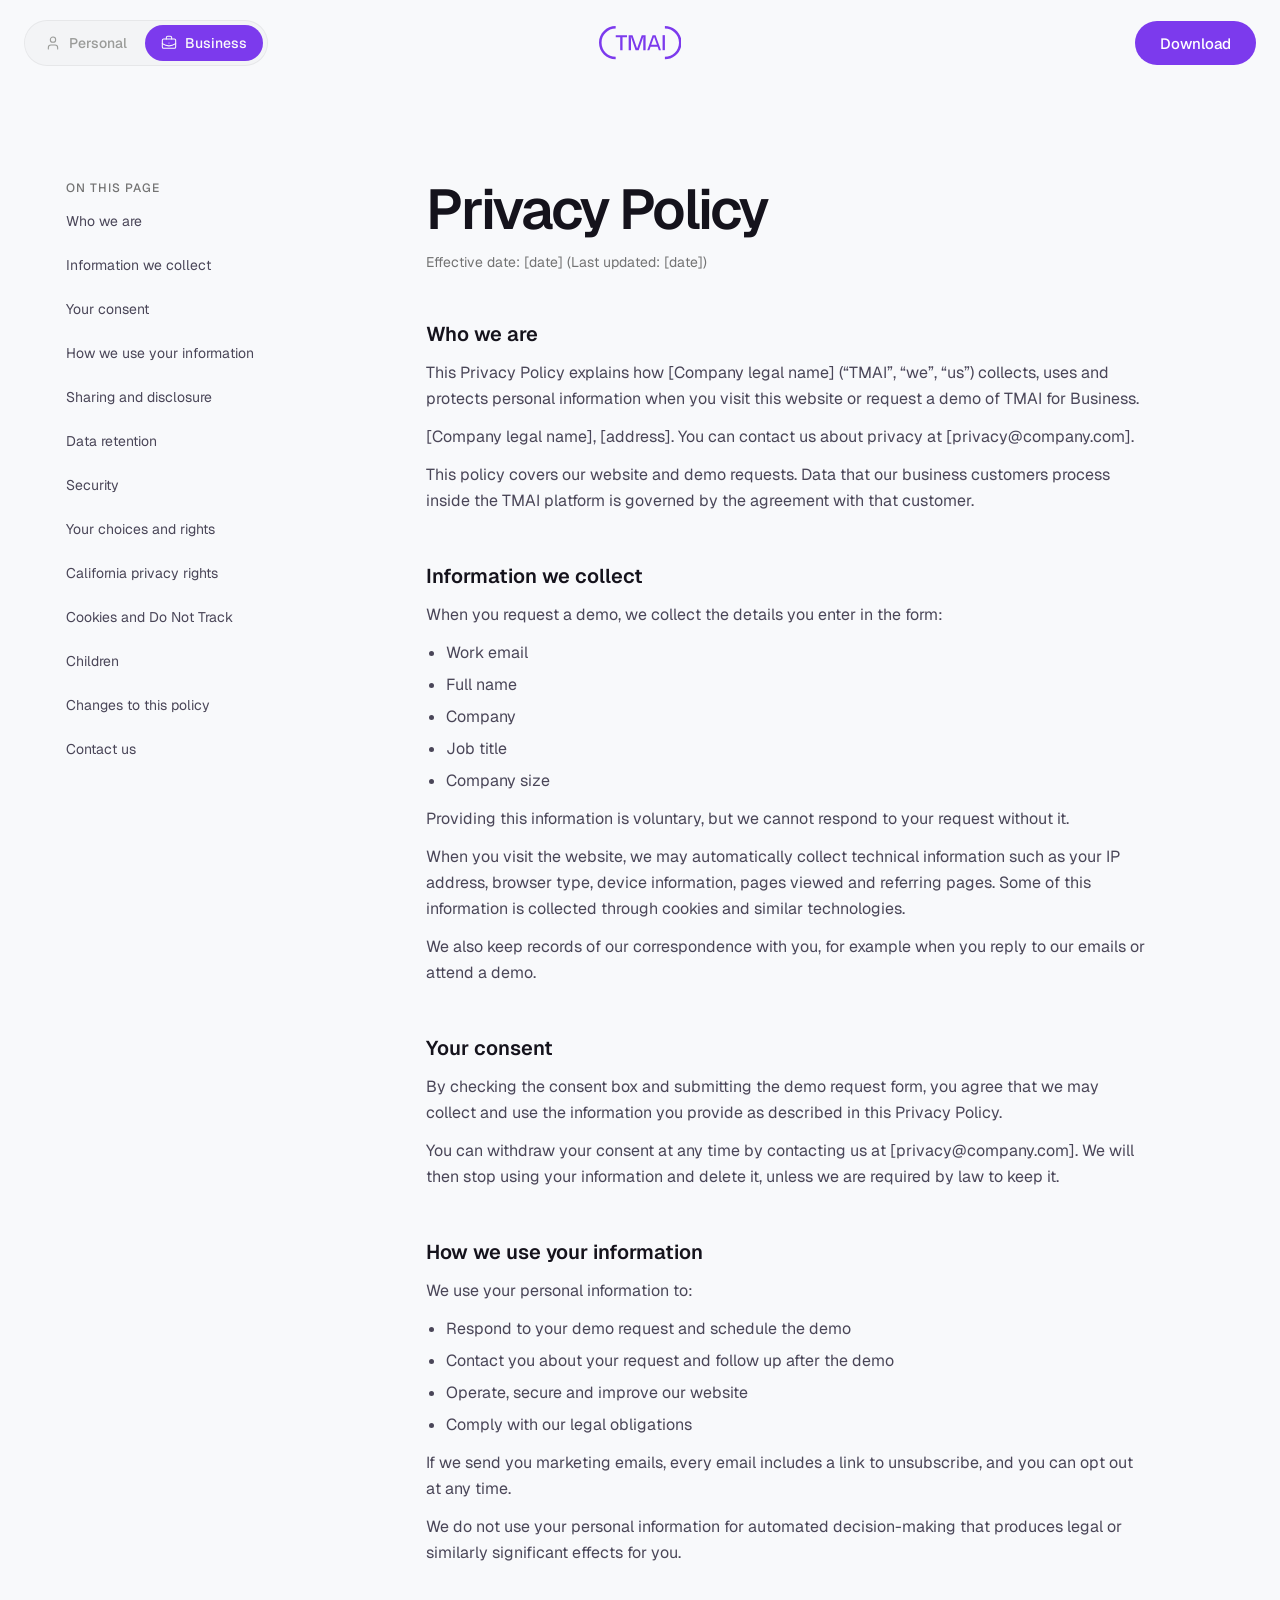
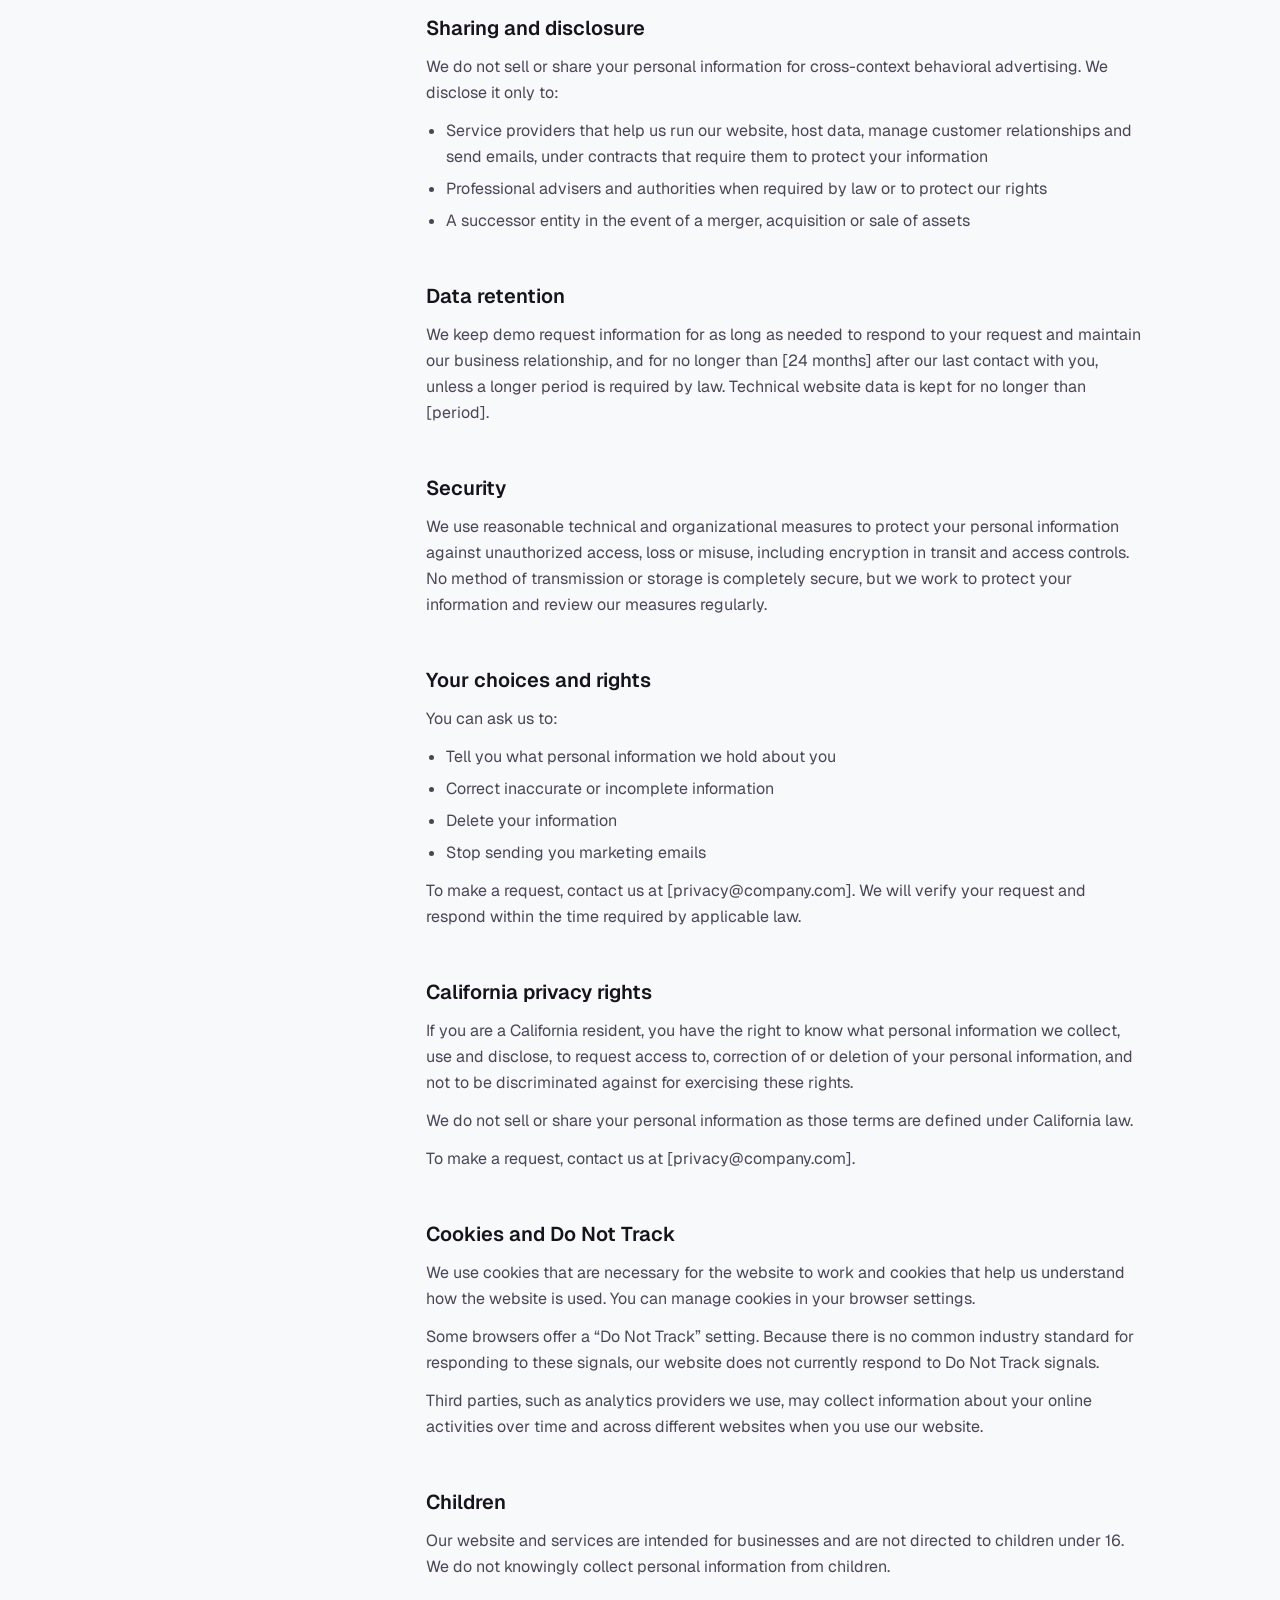
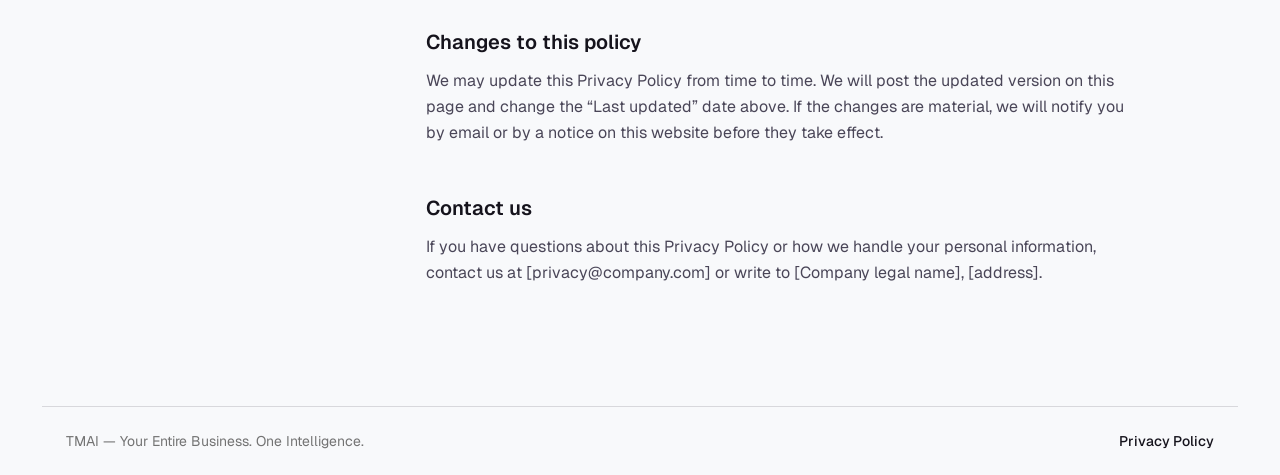
<file: privacy/index.html>
<!doctype html>
<html lang="en">
<head>
<meta charset="utf-8">
<meta name="robots" content="noindex">
<meta name="viewport" content="width=device-width,initial-scale=1,viewport-fit=cover">
<title>Privacy Policy · TMAI</title>
<link rel="icon" href="/favicon.ico" sizes="48x48">
<link rel="icon" href="/favicon.svg" type="image/svg+xml">
<link rel="apple-touch-icon" href="/images/apple-touch-icon.png">
<link rel="manifest" href="/site.webmanifest">
<meta name="claude:viewport-fit-sides" content="cover">
<link rel="preconnect" href="https://fonts.googleapis.com">
<link rel="preconnect" href="https://fonts.gstatic.com" crossorigin>
<link rel="stylesheet" href="https://fonts.googleapis.com/css2?family=Geist:wght@400;500;600;700&display=swap">
<link rel="stylesheet" href="/assets/site.css">
</head>
<body data-page="business">
<div class="page">
  <header class="nav">
    <nav class="pswitch" aria-label="Choose TMAI for you or for your business">
      <a href="/" data-page="personal"><svg viewBox="0 0 24 24" fill="none" stroke="currentColor" stroke-width="1.6" stroke-linecap="round" stroke-linejoin="round" aria-hidden="true"><path d="M19 21v-2a4 4 0 0 0-4-4H9a4 4 0 0 0-4 4v2"/><circle cx="12" cy="7" r="4"/></svg><span class="lb">Personal</span></a>
      <a href="/business/" data-page="business" aria-current="page"><svg viewBox="0 0 24 24" fill="none" stroke="currentColor" stroke-width="1.6" stroke-linecap="round" stroke-linejoin="round" aria-hidden="true"><path d="M12 12h.01"/><path d="M16 6V4a2 2 0 0 0-2-2h-4a2 2 0 0 0-2 2v2"/><path d="M22 13a18.15 18.15 0 0 1-20 0"/><rect width="20" height="14" x="2" y="6" rx="2"/></svg><span class="lb">Business</span></a>
    </nav>
    <a class="logo" href="/business/" aria-label="TMAI home">
      <svg viewBox="0 0 85 35" fill="none" aria-hidden="true"><path d="M28.8202 11.5818H24.223V24.8869H21.8355V11.5818H17.2383V9.41803H28.8202V11.5818Z" fill="currentColor"/><path d="M43.9927 9.41803H47.9718V24.8935H45.5843V14.1074C45.5843 13.3116 45.6501 12.4697 45.7817 11.5884H45.4265L40.849 24.8935H37.6658L33.0882 11.5884H32.7331C32.7923 11.9567 32.8383 12.3645 32.8778 12.8183C32.9172 13.2655 32.9304 13.6996 32.9304 14.1139V24.9001H30.543V9.41803H34.4957L39.0732 22.7231H39.4284L43.9796 9.41803H43.9927Z" fill="currentColor"/><path d="M63.7769 24.8935H61.6131L60.3766 21.3551H53.0828L51.8201 24.8935H49.6562L55.2072 9.41803H58.2325L63.7834 24.8935H63.7769ZM59.6663 19.3886L56.8843 11.5884H56.5291L53.7668 19.3886H59.6663Z" fill="currentColor"/><path d="M67.8484 9.41803V24.8935H65.4609V9.41803H67.8484Z" fill="currentColor"/><path d="M17.1526 34.3117C7.69498 34.3117 0 26.6167 0 17.1526C0 7.6884 7.69498 0 17.1526 0V2.63076C9.14847 2.63076 2.63076 9.14847 2.63076 17.1526C2.63076 25.1567 9.14847 31.6744 17.1526 31.6744V34.3051V34.3117Z" fill="currentColor"/><path d="M67.8477 34.3118V31.681C75.8583 31.681 82.3695 25.1633 82.3695 17.1592C82.3695 9.15511 75.8517 2.6374 67.8477 2.6374V6.10352e-05C77.3052 6.10352e-05 85.0002 7.69504 85.0002 17.1526C85.0002 26.6102 77.3052 34.3052 67.8477 34.3052V34.3118Z" fill="currentColor"/></svg>
    </a>
    <a class="btn btn-pri" href="/#download">Download</a>
  </header>
</div>
<main class="legal">
  <nav aria-label="On this page"><b>On this page</b><ol><li><a href="#who">Who we are</a></li><li><a href="#collect">Information we collect</a></li><li><a href="#consent">Your consent</a></li><li><a href="#use">How we use your information</a></li><li><a href="#sharing">Sharing and disclosure</a></li><li><a href="#retention">Data retention</a></li><li><a href="#security">Security</a></li><li><a href="#rights">Your choices and rights</a></li><li><a href="#california">California privacy rights</a></li><li><a href="#cookies">Cookies and Do Not Track</a></li><li><a href="#children">Children</a></li><li><a href="#changes">Changes to this policy</a></li><li><a href="#contact">Contact us</a></li></ol></nav>
  <article><h1>Privacy Policy</h1><p class="dates">Effective date: [date] (Last updated: [date])</p><section id="who"><h2>Who we are</h2><p>This Privacy Policy explains how [Company legal name] (“TMAI”, “we”, “us”) collects, uses and protects personal information when you visit this website or request a demo of TMAI for Business.</p><p>[Company legal name], [address]. You can contact us about privacy at [privacy@company.com].</p><p>This policy covers our website and demo requests. Data that our business customers process inside the TMAI platform is governed by the agreement with that customer.</p></section><section id="collect"><h2>Information we collect</h2><p>When you request a demo, we collect the details you enter in the form:</p><ul><li>Work email</li><li>Full name</li><li>Company</li><li>Job title</li><li>Company size</li></ul><p>Providing this information is voluntary, but we cannot respond to your request without it.</p><p>When you visit the website, we may automatically collect technical information such as your IP address, browser type, device information, pages viewed and referring pages. Some of this information is collected through cookies and similar technologies.</p><p>We also keep records of our correspondence with you, for example when you reply to our emails or attend a demo.</p></section><section id="consent"><h2>Your consent</h2><p>By checking the consent box and submitting the demo request form, you agree that we may collect and use the information you provide as described in this Privacy Policy.</p><p>You can withdraw your consent at any time by contacting us at [privacy@company.com]. We will then stop using your information and delete it, unless we are required by law to keep it.</p></section><section id="use"><h2>How we use your information</h2><p>We use your personal information to:</p><ul><li>Respond to your demo request and schedule the demo</li><li>Contact you about your request and follow up after the demo</li><li>Operate, secure and improve our website</li><li>Comply with our legal obligations</li></ul><p>If we send you marketing emails, every email includes a link to unsubscribe, and you can opt out at any time.</p><p>We do not use your personal information for automated decision-making that produces legal or similarly significant effects for you.</p></section><section id="sharing"><h2>Sharing and disclosure</h2><p>We do not sell or share your personal information for cross-context behavioral advertising. We disclose it only to:</p><ul><li>Service providers that help us run our website, host data, manage customer relationships and send emails, under contracts that require them to protect your information</li><li>Professional advisers and authorities when required by law or to protect our rights</li><li>A successor entity in the event of a merger, acquisition or sale of assets</li></ul></section><section id="retention"><h2>Data retention</h2><p>We keep demo request information for as long as needed to respond to your request and maintain our business relationship, and for no longer than [24 months] after our last contact with you, unless a longer period is required by law. Technical website data is kept for no longer than [period].</p></section><section id="security"><h2>Security</h2><p>We use reasonable technical and organizational measures to protect your personal information against unauthorized access, loss or misuse, including encryption in transit and access controls. No method of transmission or storage is completely secure, but we work to protect your information and review our measures regularly.</p></section><section id="rights"><h2>Your choices and rights</h2><p>You can ask us to:</p><ul><li>Tell you what personal information we hold about you</li><li>Correct inaccurate or incomplete information</li><li>Delete your information</li><li>Stop sending you marketing emails</li></ul><p>To make a request, contact us at [privacy@company.com]. We will verify your request and respond within the time required by applicable law.</p></section><section id="california"><h2>California privacy rights</h2><p>If you are a California resident, you have the right to know what personal information we collect, use and disclose, to request access to, correction of or deletion of your personal information, and not to be discriminated against for exercising these rights.</p><p>We do not sell or share your personal information as those terms are defined under California law.</p><p>To make a request, contact us at [privacy@company.com].</p></section><section id="cookies"><h2>Cookies and Do Not Track</h2><p>We use cookies that are necessary for the website to work and cookies that help us understand how the website is used. You can manage cookies in your browser settings.</p><p>Some browsers offer a “Do Not Track” setting. Because there is no common industry standard for responding to these signals, our website does not currently respond to Do Not Track signals.</p><p>Third parties, such as analytics providers we use, may collect information about your online activities over time and across different websites when you use our website.</p></section><section id="children"><h2>Children</h2><p>Our website and services are intended for businesses and are not directed to children under 16. We do not knowingly collect personal information from children.</p></section><section id="changes"><h2>Changes to this policy</h2><p>We may update this Privacy Policy from time to time. We will post the updated version on this page and change the “Last updated” date above. If the changes are material, we will notify you by email or by a notice on this website before they take effect.</p></section><section id="contact"><h2>Contact us</h2><p>If you have questions about this Privacy Policy or how we handle your personal information, contact us at [privacy@company.com] or write to [Company legal name], [address].</p></section></article>
</main>
<footer class="foot"><span>TMAI — Your Entire Business. One Intelligence.</span><a href="/privacy/">Privacy Policy</a></footer>
<script src="/assets/site.js"></script>
<script>TMAINav(null);</script>
</body>
</html>
</file>
<file: assets/site.css>
/* Hero of the TMAI landing: one rounded photo cover of a real business, its live group chat floating on the right.
   Three scenes (Bakery, Shop, Office) play frame by frame: the owner asks, agents answer, a decision widget arrives,
   the owner taps, the widget folds into "Approved", agents finish the job, the owner says thanks. */
:root{
  --font:"Geist", ui-sans-serif, system-ui, -apple-system, "Segoe UI", Roboto, sans-serif;
  --ease-out:cubic-bezier(0.23, 1, 0.32, 1);
  --ease-io:cubic-bezier(0.77, 0, 0.175, 1);

  /* page */
  --bg:#f8f9fb; --ink:#15131c; --ink-2:#4a4658; --line:rgba(21,19,28,.14); --pill:#ffffff;
  --accent:#7c3aed; --accent-hover:#6d28d9; --on-accent:#ffffff; --accent-ring:#cbb0f8;
  /* motion: one set for the hero chat and the phone block */
  --dur-press:.14s; --dur-fade:.25s; --dur-in:.5s; --dur-swap:.45s; --dur-theme:.7s;

  /* product UI (stays light in both themes, it sits on a photo) */
  --p-bg:#ffffff; --p-surface:#f7f8fa; --p-fg:#171717; --p-muted:#737373; --p-border:rgba(0,0,0,.07);
  --p-primary:#7c3aed; --p-btn:#6d28d9; --p-primary-press:#5b21b6; --p-tile:#efebfd; --p-icon-bg:#f3f0ff; --p-me:#eeeafe; --p-me-meta:#7c3aed;
  --p-name:#2563eb; --p-mention:#7c3aed;
  --p-success:#15803d; --p-success-bg:#dcf5e3; --p-success-soft:#effbf2;
  --p-warn:#d97706; --p-warn-2:#e59a4a; --p-warn-soft:#fdeee2;
  --p-destr:#d23a2f; --p-hatch:#ececf0; --p-green:#3f9b55;
  --p-chat:#fafafa;
  --p-shadow:0 14px 34px -16px rgba(20,14,50,.38), 0 2px 6px rgba(20,14,50,.07);
  color-scheme:light;
}

*{box-sizing:border-box}
body{margin:0;background:var(--bg);color:var(--ink);font:400 16px/1.5 var(--font);-webkit-font-smoothing:antialiased;overflow-x:hidden}
img{max-width:100%;display:block}
button{font-family:inherit}
a{color:inherit}
:focus-visible{outline:2px solid var(--accent);outline-offset:3px;border-radius:12px}
.page{padding-left:max(24px, env(safe-area-inset-left,0px));padding-right:max(24px, env(safe-area-inset-right,0px));max-width:1488px;margin-inline:auto}

/* ---------- nav ---------- */
/* the header sits on top when the page opens, slides away while the cover is being scrolled, and comes back down once the cover has left (same path both ways) */
.page{padding-top:84px}
.nav{display:grid;grid-template-columns:1fr auto 1fr;align-items:center;padding:20px max(24px, calc((100% - 1440px) / 2));position:fixed;top:0;left:0;right:0;z-index:20;
  background:var(--bg);transform:translateY(-100%);visibility:hidden;
  transition:transform var(--dur-in) var(--ease-out), visibility 0s linear var(--dur-in), background-color var(--dur-theme) var(--ease-out)}
.nav.show{transform:none;visibility:visible;transition:transform var(--dur-in) var(--ease-out), visibility 0s, background-color var(--dur-theme) var(--ease-out)}
.ag-purple .nav{background:var(--accent)}
.ag-purple .nav .logo{color:#fff}
.ag-purple .nav .btn-pri{background:#fff;color:var(--accent)}
.logo{display:flex;color:var(--accent);text-decoration:none;justify-self:center}
.logo svg{height:34px;width:auto}
.btn{display:inline-flex;align-items:center;justify-content:center;gap:10px;height:44px;padding:0 24px;border-radius:999px;
  font:500 15px/1 var(--font);text-decoration:none;border:1px solid transparent;white-space:nowrap;cursor:pointer;
  transition:transform .14s var(--ease-out), background-color .2s ease, border-color .2s ease}
.btn:active{transform:scale(.97)}
.btn-out{justify-self:start;background:transparent;border-color:var(--line);color:var(--ink)}   /* no fill: the page shows through */
.btn-pri{justify-self:end;background:var(--accent);color:var(--on-accent)}
@media (hover:hover) and (pointer:fine){
  .btn-pri:hover{background:var(--accent-hover)}
  .btn-out:hover{border-color:rgba(0,0,0,.05)}
}

/* ---------- hero cover ---------- */
.hero{--s:1;position:relative;isolation:isolate;overflow:hidden;border-radius:32px;background:#1b1726;color:#fff;
  height:clamp(630px, 57.2vw, 824px)}
.scene{position:absolute;inset:0;z-index:-2;width:100%;height:100%;object-fit:cover;object-position:60% 45%;opacity:0;transition:opacity .9s ease}
.scene.on{opacity:1}
.hero::before{content:"";position:absolute;inset:0;z-index:-1;pointer-events:none;
  background:linear-gradient(90deg, rgba(14,10,26,.62) 0%, rgba(14,10,26,.34) 34%, rgba(14,10,26,0) 58%),
             linear-gradient(0deg, rgba(14,10,26,.42) 0%, rgba(14,10,26,0) 32%)}

.copy{position:absolute;left:80px;top:calc(80px * var(--s));bottom:calc(80px * var(--s));width:min(648px, 46%);display:flex;flex-direction:column;align-items:flex-start}
.place{display:inline-flex;align-items:center;gap:8px;height:32px;padding:0 12px 0 4px;border-radius:999px;
  background:rgba(255,255,255,.16);backdrop-filter:blur(14px);-webkit-backdrop-filter:blur(14px);font-size:14px;font-weight:500}
.place img{width:24px;height:24px;border-radius:50%;object-fit:cover}
.place span{transition:opacity .25s ease}
.copy h1{margin:calc(56px * var(--s)) 0 0;font-weight:500;font-size:min(clamp(64px, 7.4vw, 108px), calc(108px * var(--s)));line-height:1;letter-spacing:-.055em;text-wrap:balance}
.copy p{margin:16px 0 0;max-width:420px;font-size:clamp(17px, calc(20px * var(--s)), 20px);line-height:1.2;color:rgba(255,255,255,.9)}
.dl{margin-top:auto;display:inline-flex;align-items:center;gap:12px;height:clamp(56px, calc(68px * var(--s)), 68px);padding:0 32px;border-radius:999px;background:var(--accent);color:#fff;
  font:500 clamp(17px, calc(20px * var(--s)), 20px)/1 var(--font);text-decoration:none;transition:transform .14s var(--ease-out), background-color .2s ease}
.dl:active{transform:scale(.97)}
.dl svg{width:20px;height:20px}
@media (hover:hover) and (pointer:fine){ .dl:hover{background:var(--accent-hover)} }

/* ---------- chat column ---------- */
/* the chat keeps its design size and is scaled as one piece when the window is short */
.chatcol{position:absolute;top:calc(80px * var(--s));right:clamp(40px, 8.2vw, 114px);width:440px;height:calc((100% - 208px * var(--s)) / var(--s));
  transform:scale(var(--s));transform-origin:100% 0;display:flex;flex-direction:column;align-items:center;gap:24px;
  color:var(--p-fg);transition:opacity .3s ease}
.chatcol.fade{opacity:0}
.island{display:flex;align-items:center;gap:12px;height:56px;padding:8px 8px 8px 8px;border-radius:40px;background:rgba(255,255,255,.9);
  backdrop-filter:blur(18px);-webkit-backdrop-filter:blur(18px);box-shadow:var(--p-shadow);flex-shrink:0}
.island .stk{display:flex}
.island .stk img{width:40px;height:40px;border-radius:50%;object-fit:cover;box-shadow:0 0 0 2px #fff}
.island .stk img+img{margin-left:-24px}
.island .stk img:nth-child(1){z-index:3;position:relative}.island .stk img:nth-child(2){z-index:2;position:relative}
.island .t{display:flex;flex-direction:column;min-width:0}
.island b{font-size:14px;line-height:20px;font-weight:600;white-space:nowrap}
.island .t span{font-size:12px;line-height:16px;color:var(--p-muted);white-space:nowrap}
.live{display:inline-flex;align-items:center;gap:5px;height:24px;padding:0 9px;margin-left:12px;margin-right:8px;border-radius:999px;background:var(--p-success-bg);
  color:var(--p-success);font-size:12px;font-weight:600;font-variant-numeric:tabular-nums}
.live i{width:7px;height:7px;border-radius:50%;background:currentColor;animation:pulse 1.8s ease-in-out infinite}
@keyframes pulse{50%{opacity:.35}}

.viewport{position:relative;flex:1;min-height:0;align-self:stretch;overflow:hidden;margin-inline:-24px;padding:0 24px}
.viewport.scrolled{-webkit-mask-image:linear-gradient(to bottom, transparent 0, #000 14px);mask-image:linear-gradient(to bottom, transparent 0, #000 14px)}
.feed{display:flex;flex-direction:column;gap:12px;padding-bottom:14px;transition:transform .6s var(--ease-out)}

.msg{display:flex;align-items:flex-end;gap:8px;transform-origin:0 100%;animation:msg-in .5s var(--ease-out) both}
.msg.me{justify-content:flex-end;transform-origin:100% 100%}
.msg.out{animation:none;opacity:0;transition:opacity .12s ease}
@keyframes msg-in{from{opacity:0;transform:translateY(12px) scale(.98)}}
.av{width:28px;height:28px;border-radius:50%;object-fit:cover;flex-shrink:0;box-shadow:0 0 0 2px rgba(255,255,255,.8)}
.bub{width:330px;max-width:calc(100% - 36px);background:var(--p-bg);border-radius:16px;padding:16px;display:flex;flex-direction:column;gap:8px;box-shadow:var(--p-shadow)}
.bub.wide{width:368px}
.me .bub{width:auto;max-width:280px;background:var(--p-me);padding:12px 16px}
.bub p{margin:0;font-size:14px;line-height:20px}
.mention{color:var(--p-mention)}
.author{display:flex;align-items:center;gap:4px;font-size:12px;line-height:16px}
.author b{font-weight:600;color:var(--p-name)}
.author span{color:var(--p-muted)}
.ai{display:inline-grid;place-items:center;height:14px;padding:0 3px;border-radius:4px;background:var(--p-primary);color:#fff;font:700 9px/1 var(--font);letter-spacing:.02em}
.meta{align-self:flex-end;display:flex;align-items:center;gap:4px;font-size:11px;line-height:16px;color:var(--p-muted);font-variant-numeric:tabular-nums}
.me .meta{color:var(--p-me-meta)}
.meta svg{width:14px;height:14px}
.typing{width:auto;flex-direction:row;gap:4px;padding:12px 14px}
.typing i{width:6px;height:6px;border-radius:50%;background:#a3a3a3;animation:dot 1s infinite ease-in-out}
.typing i:nth-child(2){animation-delay:.15s}.typing i:nth-child(3){animation-delay:.3s}
@keyframes dot{0%,60%,100%{transform:translateY(0);opacity:.45}30%{transform:translateY(-3px);opacity:1}}

/* ---------- decision widget (same skeleton in all three scenes) ---------- */
.w{background:var(--p-surface);border-radius:16px;padding:5px 4px}
.w-h{display:flex;align-items:center;gap:12px;padding:12px}
.w-ic{width:36px;height:36px;border-radius:8px;display:grid;place-items:center;background:var(--p-icon-bg);color:var(--p-primary);flex-shrink:0}
.w-ic svg{width:18px;height:18px;stroke-width:1.5}
.w-t{display:flex;flex-direction:column;min-width:0}
.w-t b{font-size:14px;line-height:20px;font-weight:600;color:var(--p-fg)}
.w-t span{font-size:12px;line-height:16px;color:var(--p-muted)}
.w-p{margin-top:8px;background:var(--p-bg);border-radius:14px;padding:24px;display:flex;flex-direction:column;gap:24px}
.lead{margin:0;font-size:14px;line-height:20px;font-weight:600}
.acts{display:flex;gap:8px}
.acts button{position:relative;overflow:hidden;flex:1;height:36px;border-radius:999px;border:1px solid var(--p-border);background:var(--p-bg);color:var(--p-fg);
  font:500 14px/1 var(--font);cursor:default;transition:transform .14s var(--ease-out), background-color .14s ease}
.acts .ok{background:var(--p-btn);border-color:var(--p-btn);color:#fff}
.acts .ok.tap{transform:scale(.96);background:var(--p-primary-press)}
.ring{position:absolute;left:50%;top:50%;width:64px;height:64px;margin:-32px 0 0 -32px;border-radius:50%;background:rgba(255,255,255,.45);pointer-events:none;
  animation:ring .55s var(--ease-out) both}
@keyframes ring{from{transform:scale(.3);opacity:1}to{transform:scale(2.4);opacity:0}}
.w .fx{animation:rise .45s var(--ease-out) both;animation-delay:var(--d,0ms)}
@keyframes rise{from{opacity:0;transform:translateY(6px)}}

/* heat scale (bakery) */
.scale{position:relative;padding-top:28px}
.ticks{display:grid;grid-template-columns:repeat(21,1fr);gap:1px;align-items:center;height:40px}
.ticks i{height:30px;border-radius:3px;transform-origin:50% 100%;animation:tick .38s var(--ease-out) both;animation-delay:calc(var(--i) * 24ms + 200ms)}
.ticks i.g{background:var(--p-green)}
.ticks i.o{background:var(--p-warn-2)}
.ticks i.now{height:40px;background:var(--p-warn)}
.ticks i.h{background:repeating-linear-gradient(135deg, var(--p-hatch) 0 3px, #f6f6f8 3px 6px)}
@keyframes tick{from{opacity:0;transform:scaleY(.25)}}
.chip{position:absolute;top:0;transform:translateX(-50%);height:22px;padding:0 8px;border-radius:999px;background:var(--p-warn);color:#fff;font:600 11px/22px var(--font);white-space:nowrap;
  animation:pop .4s var(--ease-out) both;animation-delay:820ms}
@keyframes pop{from{opacity:0;transform:translateX(-50%) translateY(4px) scale(.94)}}
.lbls{position:relative;height:16px;margin-top:6px;font-size:12px;line-height:16px;color:var(--p-muted);font-variant-numeric:tabular-nums}
.lbls span{position:absolute;top:0;transform:translateX(-50%)}
.lbls span:first-child{transform:none}.lbls span:last-child{transform:translateX(-100%)}

/* caprese set (shop) */
.set{display:flex;align-items:center;gap:6px}
.set .tile{flex:1;min-width:0;aspect-ratio:1;max-width:80px;border-radius:12px;background:var(--p-tile);display:flex;flex-direction:column;align-items:center;justify-content:center;gap:6px;
  font-size:12px;font-weight:500;animation:rise .45s var(--ease-out) both;animation-delay:var(--d)}
.set .tile svg{width:22px;height:22px;color:var(--p-fg);stroke-width:1.5}
.set em{font-style:normal;color:var(--p-muted);font-size:14px;animation:rise .45s var(--ease-out) both;animation-delay:var(--d)}
.price{display:flex;align-items:flex-start;gap:6px}
.price b{font-size:28px;line-height:32px;font-weight:600;letter-spacing:-.02em;font-variant-numeric:tabular-nums}
.price s{font-size:14px;line-height:18px;color:var(--p-muted)}

/* payment terms (office) */
.terms{display:flex;flex-direction:column;gap:16px}
.term .row{display:flex;justify-content:space-between;align-items:baseline;gap:8px;font-size:13px;line-height:18px;margin-bottom:8px}
.term .row b{font-weight:600}
.term .row span{color:var(--p-muted)}
.term .row strong{font-weight:600;white-space:nowrap;font-variant-numeric:tabular-nums}
.bar{height:8px;border-radius:4px;background:var(--p-warn-soft);overflow:hidden}
.bar i{display:block;height:100%;border-radius:4px;transform-origin:0 50%;animation:grow .9s var(--ease-out) both;animation-delay:var(--d)}
@keyframes grow{from{transform:scaleX(0)}}
.t-red strong{color:var(--p-destr)} .t-red .bar{background:#f8e3e1} .t-red .bar i{background:var(--p-destr);width:100%}
.t-or strong{color:var(--p-warn)} .t-or .bar i{background:var(--p-warn);width:66.6%}
.verdict{border-radius:12px;background:var(--p-success-soft);padding:16px;color:var(--p-success);display:flex;flex-direction:column;gap:8px}
.verdict span{font-size:13px;line-height:18px}
.verdict b{font-size:28px;line-height:30px;font-weight:600;letter-spacing:-.02em;font-variant-numeric:tabular-nums}

/* approved card (what the widget folds into) */
.apr{background:var(--p-surface);border-radius:14px;padding:4px;display:flex;flex-direction:column;gap:4px;animation:rise .35s var(--ease-out) both;animation-delay:120ms}
.apr-top{padding:8px 10px;display:flex;flex-direction:column}
.apr-top b{font-size:14px;line-height:20px;font-weight:600}
.apr-top span{font-size:12px;line-height:16px;color:var(--p-muted)}
.apr-ok{height:36px;border-radius:10px;background:var(--p-success-bg);color:var(--p-success);display:flex;align-items:center;justify-content:center;gap:6px;font-size:14px;font-weight:600}
.apr-ok svg{width:16px;height:16px}

/* ---------- scene switch ---------- */
/* Figma «Landing / Scene Switch» (939:1197): the same pill as the scene tabs below, dark glass on the photo.
   Box 4px padding, 4px gap, 1px black 5% stroke; glass = ink 20% at 62% + blur 18 (CSS 9px).
   Tab 36px, 16px sides, 14/20 medium #fafafa; idle at 70%, active filled with the accent. Same at every width. */
.switch{position:absolute;right:calc(80px * var(--s));bottom:calc(80px * var(--s));display:flex;gap:4px;padding:4px;border-radius:999px;
  background:rgba(0,0,0,.02);border:1px solid rgba(0,0,0,.05);isolation:isolate;z-index:3}
.switch::before{content:"";position:absolute;inset:-1px;z-index:-1;border-radius:inherit;background:rgba(10,10,10,.2);opacity:.62;
  backdrop-filter:blur(9px);-webkit-backdrop-filter:blur(9px)}
.switch button{position:relative;display:inline-flex;align-items:center;height:36px;padding:0 16px;border:0;border-radius:999px;background:transparent;
  color:rgba(250,250,250,.7);font:500 14px/20px var(--font);white-space:nowrap;cursor:pointer;-webkit-tap-highlight-color:transparent;
  transition:color .3s ease, background-color .3s ease, transform var(--dur-press) var(--ease-out)}
.switch button::after{content:"";position:absolute;inset:-4px -2px}   /* 44px hit area on touch */
.switch button:active{transform:scale(.96)}
.switch button[aria-pressed="true"]{color:#fafafa;background:var(--accent)}
@media (hover:hover) and (pointer:fine){ .switch button:not([aria-pressed="true"]):hover{color:#fafafa} }

/* ---------- agentic messenger: the phone pins in the middle, callouts tell what happens (storyboard, Figma Section 3) ---------- */
.ag{position:relative;margin-inline:calc(50% - 50vw)}
.ag-intro{position:relative;z-index:2;text-align:center;padding:120px 24px 0}
.ag-intro h2{margin:0 auto;max-width:none;color:var(--accent);font-weight:500;font-size:clamp(52px, 8.34vw, 120px);line-height:.9;letter-spacing:-.055em}
.ag-intro p{margin:16px auto 0;max-width:420px;color:var(--p-muted);font-size:14px;line-height:1.2}
.ag-track{position:relative}
.ag-pin{position:sticky;top:0;height:100vh;height:100svh;overflow:hidden}
.ag-bg{position:absolute;inset:0;background:var(--bg);transition:background-color var(--dur-theme) var(--ease-out)}
.ag.is-dl .ag-bg{background:var(--accent)}
.ag-stage{position:absolute;left:50%;top:calc(50% + 42px);width:1440px;height:900px;margin:-450px 0 0 -720px;transform:scale(var(--k,1));transform-origin:50% 50%}
.ag-grid{position:absolute;left:252px;top:-56px;width:936px;height:936px;pointer-events:none;transition:opacity .5s ease}
.ag.is-dl .ag-grid{opacity:0}
.ag-phone{position:absolute;left:542px;top:50px;width:357px;height:724px}
.ag-phone>img.ph{position:absolute;inset:0;width:100%;height:100%;opacity:0;transition:opacity var(--dur-swap) ease}
.ag-phone>img.ph.on{opacity:1}
/* live chat, laid out like the storyboard's chat list: bottom-anchored, 13.17 gap, 19.8 side inset */
.ag-chat{position:absolute;left:17.8px;top:103.2px;width:321px;height:501.3px;overflow:hidden;background:var(--p-chat);opacity:0;visibility:hidden;transition:opacity var(--dur-swap) ease, visibility 0s linear var(--dur-swap)}
.ag-chat.on{opacity:1;visibility:visible;transition:opacity var(--dur-swap) ease, visibility 0s}
.ag-stack{position:absolute;left:0;right:0;bottom:0;display:flex;flex-direction:column;align-items:flex-start;gap:13.17px;padding-bottom:19.9px;will-change:transform}
.ag-m{position:relative;flex:none;margin-left:19.8px}
.ag-m.c{align-self:center;margin-left:0}
.ag-m img{position:absolute;display:block;max-width:none}
.ag-typ .ag-dotty{position:absolute;width:5px;height:5px;margin:-2.5px 0 0 -2.5px;border-radius:50%;background:var(--p-muted);animation:agdot 1s infinite ease-in-out}
@keyframes agdot{0%,60%,100%{transform:translateY(0);opacity:.45}30%{transform:translateY(-3px);opacity:1}}
.ag-tap{position:absolute;width:30px;height:30px;margin:-15px 0 0 -15px;border-radius:50%;background:rgba(255,255,255,.35);border:1.5px solid rgba(255,255,255,.85);box-shadow:0 0 0 1px rgba(0,0,0,.12);pointer-events:none;opacity:0;z-index:2}
.ag-ov{position:absolute;left:17.8px;top:15.1px;width:321px;height:694.4px;border-radius:46px;overflow:hidden;pointer-events:none;visibility:hidden}
.ag-ov.on{visibility:visible}
.ag-notif{position:absolute;max-width:none;opacity:0;transform:translateY(-160%)}
.ag-lines{position:absolute;inset:0;width:1440px;height:900px;overflow:visible;pointer-events:none}
.ag-lines path.ln{fill:none;stroke:var(--accent);stroke-width:1;stroke-dasharray:4 4}
.ag-dot{position:absolute;width:12px;height:12px;margin:-6px 0 0 -6px;border-radius:50%;background:var(--accent);box-shadow:inset 0 0 0 1px var(--accent-ring);pointer-events:none}
.ag-co{position:absolute;width:280px;height:auto;pointer-events:none}
.ag-tabs{position:absolute;left:457.5px;top:822px;width:525px;height:54px}
.ag-tabs img{position:absolute;inset:0;width:100%;height:100%;opacity:0;transition:opacity var(--dur-fade) ease}
.ag-tabs img.on{opacity:1}
.ag-tabs button{position:absolute;top:5px;height:44px;border:0;padding:0;border-radius:999px;background:transparent;cursor:pointer}
.ag-dl{position:absolute;opacity:0;visibility:hidden;transition:opacity .45s var(--ease-out), transform .45s var(--ease-out), visibility 0s .45s;transform:translateY(6px)}
.ag.is-dl .ag-dl{opacity:1;visibility:visible;transform:none;transition-delay:.15s, .15s, 0s}
.ag-dl.left{left:122px;top:241px;width:340px}
.ag-dl.qr{left:978.5px;top:228px;width:283px}
.ag-dl.stores{left:122px;top:481px;display:flex;flex-direction:column;align-items:flex-start;gap:4px}   /* Figma 1142:33276 vectors, on the stage like the rest of the block */
.ag-dl.stores svg{display:block;height:44px;width:auto}
.ag-sr{position:absolute;width:1px;height:1px;overflow:hidden;clip:rect(0 0 0 0);white-space:nowrap}
.ag.m .ag-co,.ag.m .ag-dot,.ag.m .ag-lines,.ag.m .ag-dl,.ag.m .ag-tabs,.ag.m .ag-tc{display:none}

/* ---------- phones and upright tablets (Figma: Website / Mobile, 360 × 780) ----------
   Nothing is pinned here: the block reads top to bottom, 32px between the parts.
   1 title, 2 description, 3 scene tabs, 4 phone (×0.72 at 360), 5 the hint card, or the store buttons on Download.
   On Download the title and description change and the whole block turns purple. */
.ag-pbox{display:contents}
.ag-mtabs,.ag-mfoot,.ag-intro .dl-copy{display:none}
.ag.m{overflow:hidden;overflow:clip;margin-top:24px;transition:background-color var(--dur-theme) var(--ease-out)}
.ag.m .ag-intro{padding-top:72px}           /* 24 + 72 = the same 96 from the hero to the title as before */
@media (max-width:600px){ .ag.m{margin-top:12px} .ag.m .ag-intro{padding-top:52px} }   /* 12 + 52 = 64 */
.ag.m.is-dl{background:var(--accent)}
.ag.m .ag-track{height:auto !important;margin-top:0 !important}
.ag.m .ag-pin{position:relative;top:auto;height:auto;overflow:visible;display:flex;flex-direction:column;align-items:center;padding:0 0 24px}
.ag.m .ag-bg{display:none}
.ag.m .ag-pbox{display:block;position:relative;flex:none;width:calc(357px * var(--k));height:calc(724px * var(--k));margin-top:32px}
.ag.m .ag-stage{left:0;top:0;margin:0;transform-origin:0 0;transform:translate(calc(-542px * var(--k)), calc(-50px * var(--k))) scale(var(--k))}

/* title + description: the story copy and the download copy share one cell, so switching never moves the tabs */
.ag.m .ag-intro{display:grid;justify-items:center;align-items:start;height:var(--intro-h,auto);transition:height .4s var(--ease-out)}
.ag.m .ag-copy{grid-area:1/1;transition:opacity .35s var(--ease-out), visibility 0s linear .35s}
.ag.m .ag-copy.def{max-width:312px}
.ag.m .ag-intro h2{font-size:44px;line-height:40px;letter-spacing:-.055em}
.ag.m .ag-intro .def p{margin:12px auto 0;max-width:none;font-size:14px;line-height:1.2;color:var(--p-muted)}
.ag.m .ag-intro .dl-copy{display:block;max-width:342px;opacity:0;visibility:hidden;color:#fafafa}
.ag.m .dl-copy h3{margin:0;font-weight:600;font-size:36px;line-height:38px;letter-spacing:-.04em;text-wrap:balance}
.ag.m .dl-copy p{margin:12px 0 0;max-width:none;font-size:14px;line-height:1.2;color:#fafafa}
.ag.m.is-dl .ag-copy.def{opacity:0;visibility:hidden}
.ag.m.is-dl .ag-copy.dl-copy{opacity:1;visibility:visible;transition:opacity .35s var(--ease-out) .1s, visibility 0s}
/* upright tablets: same order, larger type (the 360 frame values above are for phones) */
@media (min-width:600px){
  .ag.m .ag-copy.def{max-width:660px}
  .ag.m .ag-intro h2{font-size:72px;line-height:66px}
  .ag.m .ag-intro .def p{margin-top:16px;max-width:440px;font-size:16px;line-height:1.2}
  .ag.m .ag-intro .dl-copy{max-width:620px}
  .ag.m .dl-copy h3{font-size:60px;line-height:60px}
  .ag.m .dl-copy p{margin:16px auto 0;max-width:440px;font-size:16px;line-height:1.2}
}

/* scene tabs · mobile: the active tab shows icon + label, the rest only the icon.
   They sit at the bottom of the block, 32px under the hint, and ride along the bottom edge of the screen
   while the block is scrolled, so a story can be switched from anywhere without scrolling back up. */
.ag.m .ag-mtabs{display:flex;position:sticky;bottom:calc(24px + env(safe-area-inset-bottom, 0px));z-index:3;margin-top:32px;align-items:center;gap:2px;padding:2px;border-radius:999px;
  /* Figma: fill black 2%, stroke black 5%, the same on the light and the purple state.
     The blur only softens the phone screen behind while the tabs float over it; it adds no colour. */
  background:rgba(0,0,0,.02);border:1px solid rgba(0,0,0,.05);
  backdrop-filter:blur(16px);-webkit-backdrop-filter:blur(16px);transition:background-color .25s ease}
/* while it floats over the phone or a card, the page colour goes under the 2% so nothing shows through;
   over the plain background it looks exactly like the docked one */
.ag.m .ag-mtabs.float{background:linear-gradient(rgba(0,0,0,.02), rgba(0,0,0,.02)) rgba(248,249,251,.88)}
.ag.m.is-dl .ag-mtabs.float{background:linear-gradient(rgba(0,0,0,.02), rgba(0,0,0,.02)) rgba(124,58,237,.88)}
.ag-mtabs button{position:relative;display:inline-flex;align-items:center;height:36px;padding:0 10px;border:0;border-radius:999px;background:transparent;color:var(--p-muted);
  font:500 14px/20px var(--font);cursor:pointer;-webkit-tap-highlight-color:transparent;
  transition:background-color .3s ease, color .3s ease, padding .3s cubic-bezier(0.32, 0.72, 0, 1), transform var(--dur-press) var(--ease-out)}
.ag-mtabs button::after{content:"";position:absolute;inset:-4px -1px}   /* 44px tall hit area */
.ag-mtabs button:active{transform:scale(.96)}
.ag-mtabs svg{width:16px;height:16px;flex:none}
.ag-mtabs .lb{display:inline-block;max-width:0;margin-left:0;opacity:0;overflow:hidden;white-space:nowrap;
  transition:max-width .3s cubic-bezier(0.32, 0.72, 0, 1), margin-left .3s cubic-bezier(0.32, 0.72, 0, 1), opacity .2s ease}
.ag-mtabs button[aria-pressed="true"]{background:var(--accent);color:#fafafa;padding:0 12px}
.ag-mtabs button[aria-pressed="true"] .lb{max-width:200px;margin-left:4px;opacity:1}
.ag.is-dl .ag-mtabs button{color:rgba(255,255,255,.82)}
.ag.is-dl .ag-mtabs button[aria-pressed="true"]{background:#fff;color:var(--accent)}

/* scene tabs · desktop: Figma «Landing / Scene Tabs» (1129:31635) as real HTML instead of the storyboard picture,
   so the text stays 14/20 like the hero switch at every window size instead of scaling with the stage.
   Box 4px padding, 2px gap, black 2% / 5% stroke; item 44px, 16px sides, icon 16 + 8 gap;
   active medium #fafafa on the accent, idle regular #777974 at 72%. Sits where the picture was (stage y 822..876). */
.ag:not(.m) .ag-tabs{display:none}
.ag:not(.m) .ag-mtabs{display:flex;position:absolute;left:50%;top:min(calc(50% + 42px + 399px * var(--k, 1)), calc(100% - 43px));transform:translate(-50%, -50%);z-index:3;
  align-items:center;gap:2px;padding:4px;border-radius:999px;background:rgba(0,0,0,.02);border:1px solid rgba(0,0,0,.05);
  transition:background-color var(--dur-theme) var(--ease-out), border-color var(--dur-theme) var(--ease-out)}
.ag:not(.m) .ag-mtabs button{height:36px;padding:0 16px;font-weight:500;color:rgba(119,121,116,.72)}   /* 36 like the hero switch */
.ag:not(.m) .ag-mtabs button::after{inset:-4px 0}
.ag:not(.m) .ag-mtabs .lb{max-width:none;margin-left:8px;opacity:1}
.ag:not(.m) .ag-mtabs button[aria-pressed="true"]{padding:0 16px;font-weight:500;color:#fafafa;background:var(--accent)}
.ag:not(.m) .ag-mtabs button[aria-pressed="true"] .lb{margin-left:8px}
@media (hover:hover) and (pointer:fine){ .ag:not(.m) .ag-mtabs button:not([aria-pressed="true"]):hover{color:var(--ink)} }
.ag:not(.m).is-dl .ag-mtabs{background:rgba(255,255,255,.08);border-color:rgba(255,255,255,.12)}   /* as the QR card: white 8% fill, white 12% stroke */
.ag:not(.m).is-dl .ag-mtabs button{color:rgba(255,255,255,.72)}
.ag:not(.m).is-dl .ag-mtabs button[aria-pressed="true"]{background:#fff;color:var(--accent)}
@media (hover:hover) and (pointer:fine){ .ag:not(.m).is-dl .ag-mtabs button:not([aria-pressed="true"]):hover{color:#fff} }

/* under the phone: the hint card(s), or the store buttons */
.ag.m .ag-mfoot{display:block;position:relative;z-index:2;flex:none;margin-top:32px;width:100%;height:var(--foot-h,154px);transition:height .4s var(--ease-out)}
.ag-cap{display:flex;justify-content:center;gap:16px;height:100%;transition:opacity var(--dur-fade) ease}
.ag-col{position:relative;flex:none;width:280px;height:100%}
.ag-col[data-side="r"]{display:none}
.ag-mfoot.two .ag-col[data-side="r"]{display:block}
.ag-card{position:absolute;left:0;top:0;width:100%;height:auto;max-width:none}
.ag.is-dl .ag-cap{opacity:0}
.ag-stores{position:absolute;top:0;left:50%;display:flex;flex-direction:column;align-items:center;gap:4px;
  opacity:0;visibility:hidden;transform:translate(-50%, 8px);transition:opacity .45s var(--ease-out), transform .45s var(--ease-out), visibility 0s linear .45s}
.ag-stores svg{display:block;height:44px;width:auto}   /* vector badges from Figma (Website, node 1142:33276): text is outlined, no font needed */
.ag.is-dl .ag-stores{opacity:1;visibility:visible;transform:translate(-50%, 0);transition-delay:.15s, .15s, 0s}

/* ---------- smaller screens ---------- */
@media (max-width:1180px){
  .copy{width:44%}
  .chatcol{right:32px;width:420px}
}
@media (max-width:980px){
  /* stacked cover: copy on top, the live chat under it, the scene switch last */
  .hero{height:auto;padding:40px 40px 32px;display:flex;flex-direction:column;gap:40px}
  /* text now sits over the top of the photo and the chat over its middle: darken top and bottom instead of the left side */
  .hero::before{background:linear-gradient(180deg, rgba(14,10,26,.66) 0%, rgba(14,10,26,.38) 30%, rgba(14,10,26,.12) 55%, rgba(14,10,26,.18) 78%, rgba(14,10,26,.5) 100%)}
  .scene{object-position:58% 30%}
  .copy{position:static;width:auto;max-width:600px}
  .copy h1{margin-top:28px;font-size:clamp(48px, 10.4vw, 84px)}
  .copy p{font-size:18px;line-height:1.2;max-width:480px}
  .dl{margin-top:32px;height:56px;font-size:17px}
  .chatcol{position:static;width:100%;max-width:440px;height:560px;margin-inline:auto;transform:none}
  .switch{position:relative;right:auto;bottom:auto;align-self:center}   /* relative, not static: the glass ::before must stay inside the pill */
  .ag-intro{padding-top:96px}
}
@media (max-width:600px){
  .page{padding-top:68px;padding-left:max(12px, env(safe-area-inset-left,0px));padding-right:max(12px, env(safe-area-inset-right,0px))}
  .nav{padding:12px max(12px, env(safe-area-inset-right,0px)) 12px max(12px, env(safe-area-inset-left,0px))}
  .nav .btn-pri{padding:0 18px}
  .logo svg{height:28px}
  .hero{border-radius:24px;padding:24px 16px 16px;gap:32px}
  .copy h1{margin-top:28px;font-size:clamp(44px, 13vw, 60px);letter-spacing:-.05em}
  .copy p{margin-top:14px;font-size:16px;line-height:1.2}
  .dl{align-self:stretch;justify-content:center;margin-top:28px;padding:0 24px}
  .chatcol{height:540px;gap:20px}
  .bub.wide{width:100%}
  .w-p{padding:16px;gap:20px}
  .ag-intro{padding:64px 9px 0}

  /* ---- cover on a phone: Figma «Website / Section 6» (frames 15-17). One tall card:
     place chip on top, the face, then title / text / button centred, the group chat, the scene switch.
     All numbers below are the 408-wide frame; the card is the screen minus 16px each side. ---- */
  .page{padding-top:84px;padding-left:max(16px, env(safe-area-inset-left,0px));padding-right:max(16px, env(safe-area-inset-right,0px))}
  .nav{padding:20px clamp(12px, calc((100vw - 360px) / 2), 24px)}
  .nav .btn{height:44px;padding:0 24px;font-size:14px;line-height:20px}
  .logo svg{height:34px}
  .hero{padding:0 24px 22px;gap:0;border-radius:24px}
  .scene{object-position:50% 0}
  /* Figma: black 0 % from y 243 (20.7 %) -> 47 % at 54 % of the rest -> 100 % at the bottom */
  .hero::before{background:linear-gradient(180deg, rgba(0,0,0,0) 20.7%, rgba(0,0,0,.47) 63.6%, #000 100%)}
  .place{position:absolute;top:24px;left:50%;transform:translateX(-50%);padding:0 14px 0 4px}
  .copy{align-items:center;text-align:center;max-width:none;padding:calc((100vw - 32px) * .7128) 8px 0}   /* title at y 268 of a 376 card */
  .copy h1{margin:0;font-size:48px;line-height:48px;letter-spacing:-.055em}
  .copy p{margin:8px 0 0;max-width:none;font-size:17px;line-height:1.2;color:rgba(250,250,250,.88)}
  .dl{align-self:stretch;justify-content:center;gap:8px;margin-top:30px;height:56px;padding:0 32px;font-size:17px}   /* button at y 504 */
  .chatcol{margin-top:52px;height:468px;gap:32px;max-width:none}     /* island 56 + 32 + chat 380 */
  .msg:not(.me) .bub:not(.typing){flex:1 1 auto;width:auto}          /* agent bubbles take the row, like Landing / Bubble */
  .msg:not(.me) .bub{border-radius:16px 16px 16px 4px}
  .me .bub{border-radius:16px 16px 4px 16px;padding:16px}
  .switch{margin-top:24px}
}
@media (max-width:399px){   /* 360-399: the 408 frame's header does not fit, keep the same look a little tighter */
  .nav .btn{padding:0 18px}
  .logo svg{height:30px}
}
@media (prefers-reduced-motion: reduce){
  .ag-typ i{animation:none;opacity:.6}
  .msg{animation-name:fade}
  @keyframes fade{from{opacity:0}}
  .feed{transition:none}
  .ticks i,.bar i{animation:none}
  .w .fx,.set .tile,.set em,.chip,.apr{animation-name:fade}
  .ring{display:none}
  .scene{transition-duration:.4s}
  .nav,.nav.show{transition-property:visibility, background-color}
}


/* ======================================================================
   Shared additions: header switch, block engine parts, Business page
   ====================================================================== */

/* ---------- Personal / Business switch (header) ----------
   Built like the story tabs under the phone (Figma «Landing / Scene Tabs»): box 4px padding, 2px gap,
   black 2% fill and 5% stroke; item 36px, 16px sides, icon 16 + 8 gap; active medium #fafafa on the accent.
   On the purple closing screen it takes the tabs' purple look: white 8% / 12%, active white with accent text. */
.pswitch{justify-self:start;display:flex;align-items:center;gap:2px;padding:4px;border-radius:999px;background:rgba(0,0,0,.02);border:1px solid rgba(0,0,0,.05);
  transition:background-color var(--dur-theme) var(--ease-out), border-color var(--dur-theme) var(--ease-out)}
.pswitch a{position:relative;display:inline-flex;align-items:center;height:36px;padding:0 16px;border-radius:999px;text-decoration:none;
  color:rgba(119,121,116,.72);font:500 14px/20px var(--font);white-space:nowrap;-webkit-tap-highlight-color:transparent;
  transition:background-color .3s ease, color .3s ease, padding .3s cubic-bezier(0.32, 0.72, 0, 1), transform var(--dur-press) var(--ease-out)}
.pswitch a::after{content:"";position:absolute;inset:-4px 0}   /* 44px tall hit area */
.pswitch a:active{transform:scale(.96)}
.pswitch svg{width:16px;height:16px;flex:none}
.pswitch .lb{display:inline-block;margin-left:8px;overflow:hidden;
  transition:max-width .3s cubic-bezier(0.32, 0.72, 0, 1), margin-left .3s cubic-bezier(0.32, 0.72, 0, 1), opacity .2s ease}
.pswitch a[aria-current="page"]{background:var(--accent);color:#fafafa}
@media (hover:hover) and (pointer:fine){ .pswitch a:not([aria-current="page"]):hover{color:var(--ink)} }
.ag-purple .pswitch{background:rgba(255,255,255,.08);border-color:rgba(255,255,255,.12)}
.ag-purple .pswitch a{color:rgba(255,255,255,.72)}
.ag-purple .pswitch a[aria-current="page"]{background:#fff;color:var(--accent)}
@media (hover:hover) and (pointer:fine){ .ag-purple .pswitch a:not([aria-current="page"]):hover{color:#fff} }
/* phones: the same rule as the story tabs at the bottom, the active side shows icon + label, the other only its icon */
@media (max-width:600px){
  .nav{grid-template-columns:auto 1fr auto;column-gap:8px}
  .pswitch{padding:2px}
  .pswitch a{padding:0 10px}
  .pswitch .lb{max-width:0;margin-left:0;opacity:0}
  .pswitch a[aria-current="page"]{padding:0 12px}
  .pswitch a[aria-current="page"] .lb{max-width:110px;margin-left:4px;opacity:1}
}

/* ---------- block engine parts ---------- */
/* typing: the speaker's avatar (cut from the bubble that follows) and a white pill with three dots */
.ag-typ .ag-tav{position:absolute;left:0;top:3.2px;width:19.8px;height:19.8px;border-radius:50%;background-repeat:no-repeat}
.ag-typ .ag-tpill{position:absolute;left:26.3px;top:0;width:44px;height:23px;border-radius:11.5px 11.5px 11.5px 4px;background:#fff;box-shadow:0 1px 2px rgba(20,14,50,.06)}
@media (prefers-reduced-motion: reduce){ .ag-typ .ag-dotty{animation:none;opacity:.6} }

/* per-story copy on the stage (left column of the storyboard), swapped with a fade */
.ag-tc{position:absolute;left:122px;width:340px;opacity:0;visibility:hidden;transform:translateY(6px);
  transition:opacity .45s var(--ease-out), transform .45s var(--ease-out), visibility 0s linear .45s}
.ag-tc.on{opacity:1;visibility:visible;transform:none;transition:opacity .45s var(--ease-out) .1s, transform .45s var(--ease-out) .1s, visibility 0s}
.ag-tc .cat{margin:0;font-size:18px;line-height:28px;color:var(--p-muted)}
.ag-tc h3{margin:16px 0 0;font-weight:600;font-size:44px;line-height:46px;letter-spacing:-.04em;color:var(--p-fg)}
.ag-tc .desc{margin:16px 0 0;font-size:18px;line-height:28px;color:var(--p-muted)}
/* «Connected to your organization»: a white plate under the mode copy (Figma 1371:49918) */
.ag-tc .conn{margin-top:40px;padding:32px;border-radius:24px;background:#fff;display:flex;flex-direction:column;gap:24px}
.ag-tc .conn b{display:block;font-weight:500;font-size:12px;line-height:16px;letter-spacing:.08em;text-transform:uppercase;color:var(--p-muted)}
.ag-tc .conn ul{margin:16px 0 0;padding:0;list-style:none;display:flex;flex-direction:column;gap:8px}
.ag-tc .conn li{display:flex;align-items:center;gap:10px;font-size:15px;line-height:22px;color:#404040}
.ag-tc .conn li::before{content:"";flex:none;width:5px;height:5px;border-radius:1px;background:rgba(124,58,237,.4)}
.ag-tc .own{display:flex;align-items:center;gap:8px;margin:0;font-weight:600;font-size:15px;line-height:22px;color:var(--p-fg)}
.ag-tc .own svg{width:16px;height:16px}
/* the mode column (copy + plate) is centred on the phone, as in the storyboard */
.ag-tc.mid{top:414px;translate:0 -50%}

/* per-story copy on phones: under the block title, one cell for all stories so switching never moves the phone */
.ag-tcopy{display:none}
.ag.m .ag-tcopy{display:grid;grid-area:2/1;justify-items:center;margin-top:24px;max-width:342px}
.ag.m .ag-tcopy>div{grid-area:1/1;opacity:0;visibility:hidden;transition:opacity .35s var(--ease-out), visibility 0s linear .35s}
.ag.m .ag-tcopy>div.on{opacity:1;visibility:visible;transition:opacity .35s var(--ease-out) .1s, visibility 0s}
.ag.m .ag-tcopy .cat{margin:0;font-size:14px;line-height:20px;color:var(--p-muted)}
.ag.m .ag-tcopy h3{margin:4px 0 0;font-weight:600;font-size:28px;line-height:30px;letter-spacing:-.03em;color:var(--p-fg);text-wrap:balance}
.ag.m .ag-tcopy .desc{margin:8px 0 0;font-size:14px;line-height:1.3;color:var(--p-muted)}
.ag.m.is-dl .ag-tcopy{visibility:hidden}
@media (min-width:600px){ .ag.m .ag-tcopy{max-width:520px} .ag.m .ag-tcopy h3{font-size:36px;line-height:38px} .ag.m .ag-tcopy .desc{font-size:16px} }

/* the closing request block (Business), on the stage and on phones */
.ag-dl.cta{left:122px;top:207px;width:370px;color:#fafafa}
.ag-dl.cta h3{margin:0;font-weight:600;font-size:44px;line-height:46px;letter-spacing:-.04em}
.ag-dl.cta p{margin:16px 0 0;font-size:18px;line-height:28px}
.btn-req{display:inline-flex;align-items:center;justify-content:center;height:52px;padding:0 28px;border:0;border-radius:999px;background:#fff;color:var(--p-fg);
  font:500 16px/20px var(--font);cursor:pointer;white-space:nowrap;transition:transform var(--dur-press) var(--ease-out), background-color .2s ease}
.btn-req:active{transform:scale(.97)}
@media (hover:hover) and (pointer:fine){ .btn-req:hover{background:#f3f0ff} }
.ag-dl.cta .btn-req{margin-top:48px}
.ag-dl.cta .sig{font-size:14px;line-height:20px;margin-top:16px}
.sig{margin:16px 0 0;font-size:14px;line-height:20px;color:rgba(255,255,255,.7)}
.ag-stores .btn-req{height:52px}
.ag-stores .sig{text-align:center}

/* ---------- Business: cover ---------- */
.hero.b2b .copy{width:min(720px, 52%)}
.hero.b2b .place{padding:0 12px}
.hero.b2b .copy h1{margin-top:calc(60px * var(--s));font-size:min(clamp(56px, 6.67vw, 96px), calc(96px * var(--s)));line-height:.917}
.hero.b2b .dl{font-size:clamp(17px, calc(18px * var(--s)), 18px)}
.hero.b2b .scene{object-position:50% 50%}
@media (max-width:980px){
  .hero.b2b{min-height:640px}
  .hero.b2b .copy{width:auto}
  .hero.b2b .copy h1{font-size:clamp(48px, 9vw, 80px)}
}
@media (max-width:600px){
  .hero.b2b{min-height:0;padding-bottom:24px}
  .hero.b2b .scene{object-position:50% 0}
  .hero.b2b .place{padding:0 12px}
  .hero.b2b .copy h1{font-size:44px;line-height:44px}
}

/* ---------- Business: request modal ---------- */
.rq{position:fixed;inset:0;z-index:50;display:grid;place-items:center;padding:16px;visibility:hidden;pointer-events:none}
.rq.open{visibility:visible;pointer-events:auto}
.rq-ov{position:absolute;inset:0;background:rgba(10,8,20,.32);-webkit-backdrop-filter:blur(12px);backdrop-filter:blur(12px);opacity:0;transition:opacity .25s ease}
.rq.open .rq-ov{opacity:1}
.rq-card{position:relative;width:min(520px, 100%);max-height:calc(100dvh - 32px);overflow:auto;background:#fff;color:var(--p-fg);border-radius:24px;padding:32px;
  box-shadow:0 24px 60px -20px rgba(20,14,50,.45);opacity:0;transform:translateY(8px) scale(.98);transition:opacity .25s ease, transform .3s var(--ease-out)}
.rq.open .rq-card{opacity:1;transform:none}
.rq-card h2{margin:0;text-align:center;font-weight:600;font-size:28px;line-height:34px;letter-spacing:-.02em}
.rq-card .sub{margin:8px 0 0;text-align:center;font-size:14px;line-height:20px;color:var(--p-muted)}
.rq-form{display:flex;flex-direction:column;gap:16px;margin-top:24px}
.fld{display:flex;flex-direction:column;gap:8px}
.fld label{font-weight:500;font-size:14px;line-height:20px}
.fld input,.fld select{height:48px;width:100%;padding:0 16px;border:1px solid #e5e5e5;border-radius:12px;background:#fff;color:var(--p-fg);font:400 16px/24px var(--font);
  appearance:none;-webkit-appearance:none;transition:border-color .15s ease, box-shadow .15s ease}
.fld input::placeholder{color:#a3a3a3}
.fld select{background-image:url("data:image/svg+xml,%3Csvg xmlns='http://www.w3.org/2000/svg' viewBox='0 0 24 24' fill='none' stroke='%23171717' stroke-width='1.6' stroke-linecap='round' stroke-linejoin='round'%3E%3Cpath d='m6 9 6 6 6-6'/%3E%3C/svg%3E");
  background-repeat:no-repeat;background-position:right 16px center;background-size:16px;padding-right:44px}
.fld select:invalid{color:#a3a3a3}
.fld input:focus,.fld select:focus{outline:none;border-color:var(--accent-ring);box-shadow:0 0 0 3px rgba(124,58,237,.12)}
.fld.bad input,.fld.bad select{border-color:#f0b4ae}
.fld .err{font-size:12px;line-height:16px;color:var(--p-destr)}
.chk{display:flex;align-items:flex-start;gap:10px;font-size:14px;line-height:20px;color:var(--p-fg);cursor:pointer}
.chk input{appearance:none;-webkit-appearance:none;flex:none;width:16px;height:16px;margin:2px 0 0;border:1px solid #d4d4d4;border-radius:4px;background:#fff center/12px no-repeat;cursor:pointer}
.chk input:checked{background-color:var(--accent);border-color:var(--accent);
  background-image:url("data:image/svg+xml,%3Csvg xmlns='http://www.w3.org/2000/svg' viewBox='0 0 24 24' fill='none' stroke='%23fff' stroke-width='3' stroke-linecap='round' stroke-linejoin='round'%3E%3Cpath d='M20 6 9 17l-5-5'/%3E%3C/svg%3E")}
.chk.bad input{border-color:var(--p-destr)}
.chk a{color:var(--p-fg);text-underline-offset:2px}
.rq-acts{display:flex;justify-content:space-between;gap:8px;margin-top:8px}
.rq-btn{display:inline-flex;align-items:center;justify-content:center;height:40px;padding:0 16px;border-radius:999px;border:1px solid var(--p-border);background:#fff;color:var(--p-fg);
  font:500 14px/20px var(--font);cursor:pointer;transition:transform var(--dur-press) var(--ease-out), background-color .15s ease}
.rq-btn:active{transform:scale(.97)}
.rq-btn.pri{background:var(--accent);border-color:var(--accent);color:#fafafa}
.rq-btn[disabled]{opacity:.6;cursor:default}
@media (hover:hover) and (pointer:fine){ .rq-btn.pri:hover{background:var(--accent-hover)} .rq-btn:not(.pri):hover{background:#f7f7f8} }
.rq-sent{display:none;text-align:center}
.rq.sent .rq-sent{display:block}
.rq.sent .rq-main{display:none}
.rq-ok{display:grid;place-items:center;width:40px;height:40px;margin:0 auto 16px;border-radius:50%;background:var(--p-success-bg);color:var(--p-success)}
.rq-ok svg{width:20px;height:20px}
.rq-sent .rq-acts{margin-top:24px}
.rq-fail{margin:0;font-size:14px;line-height:20px;color:var(--p-destr)}
@media (max-width:600px){ .rq-card{padding:24px} .rq-card h2{font-size:24px;line-height:30px} }
@media (prefers-reduced-motion: reduce){ .rq-card{transition:opacity .2s ease} .rq-card,.rq.open .rq-card{transform:none} }

/* ---------- Privacy Policy ---------- */
.legal{display:grid;grid-template-columns:240px minmax(0, 720px);gap:120px;max-width:1196px;margin:0 auto;padding:96px 24px 120px}
.legal nav{position:sticky;top:104px;align-self:start}
.legal nav b{display:block;font-weight:500;font-size:12px;line-height:16px;letter-spacing:.08em;text-transform:uppercase;color:var(--p-muted)}
.legal nav ol{margin:12px 0 0;padding:0;list-style:none;display:flex;flex-direction:column;gap:12px}
.legal nav a{font-size:14px;line-height:20px;color:var(--ink-2);text-decoration:none}
.legal nav a:hover{color:var(--ink)}
.legal h1{margin:0;font-weight:600;font-size:56px;line-height:60px;letter-spacing:-.04em}
.legal .dates{margin:12px 0 0;font-size:14px;line-height:20px;color:var(--p-muted)}
.legal section{scroll-margin-top:104px}
.legal h2{margin:48px 0 0;font-weight:600;font-size:20px;line-height:28px}
.legal p,.legal li{font-size:16px;line-height:26px;color:var(--ink-2)}
.legal p{margin:12px 0 0}
.legal ul{margin:12px 0 0;padding-left:20px}
.legal li+li{margin-top:6px}
.foot{display:flex;justify-content:space-between;gap:16px;max-width:1196px;margin:0 auto;padding:24px;border-top:1px solid var(--line);font-size:14px;line-height:20px;color:var(--p-muted)}
.foot a{color:var(--ink);text-decoration:none;font-weight:500}
@media (max-width:900px){ .legal{grid-template-columns:1fr;gap:32px;padding-top:56px} .legal nav{position:static} .legal h1{font-size:40px;line-height:44px} }

/* background grid: grey on the white screens, the same grid in white on the purple closing screen (Figma 1337:45811) */
.ag-grid-white{opacity:0}
.ag.is-dl .ag-grid{opacity:0}
.ag.is-dl .ag-grid.ag-grid-white{opacity:1}

/* phones: no per-story copy under the block title, the block reads like the first page (title, text, phone) */
.ag.m .ag-tcopy{display:none}
/* phones: the header switch is icons only, the same width and height as the Download button next to it */
@media (max-width:600px){
  .pswitch{padding:3px}
  .pswitch a,.pswitch a[aria-current="page"]{width:44px;padding:0;justify-content:center}
  .pswitch .lb,.pswitch a[aria-current="page"] .lb{display:none}
  .nav .btn.btn-pri{width:98px;height:44px;padding:0}
}
</file>
